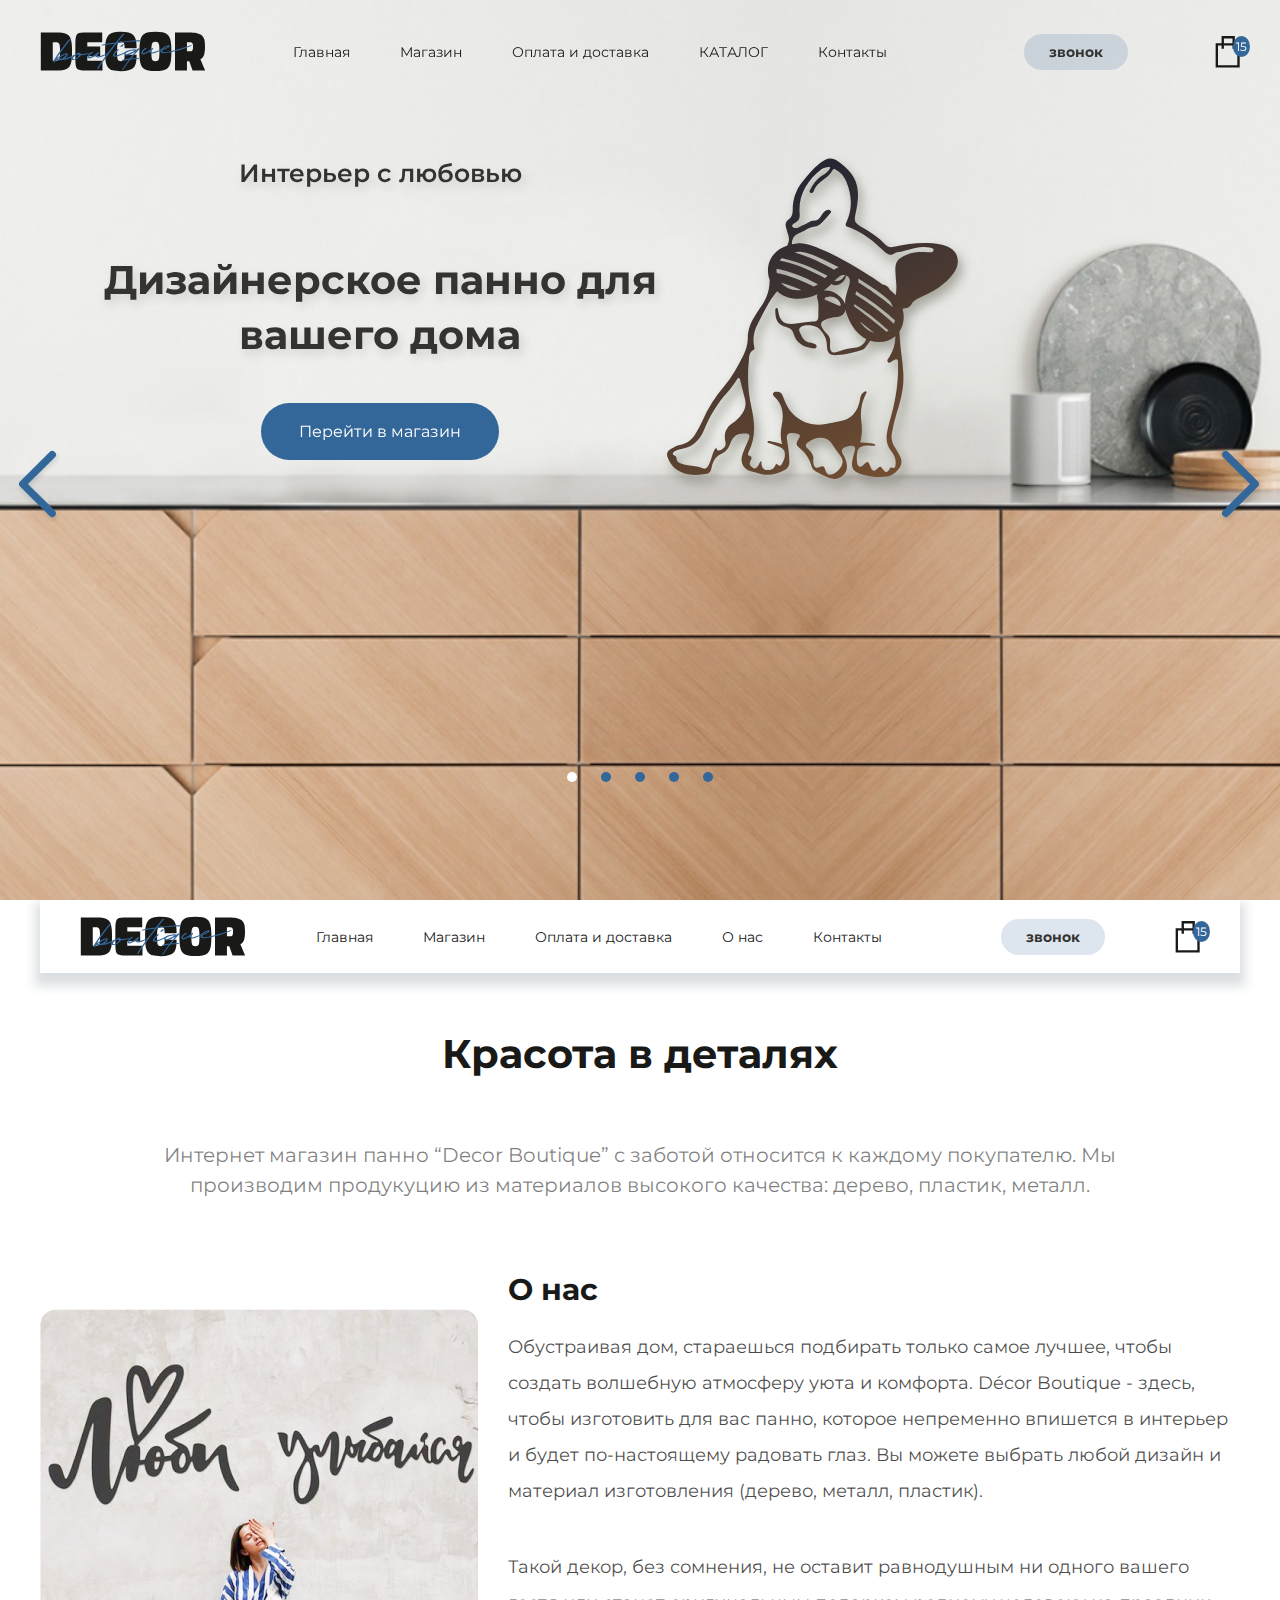
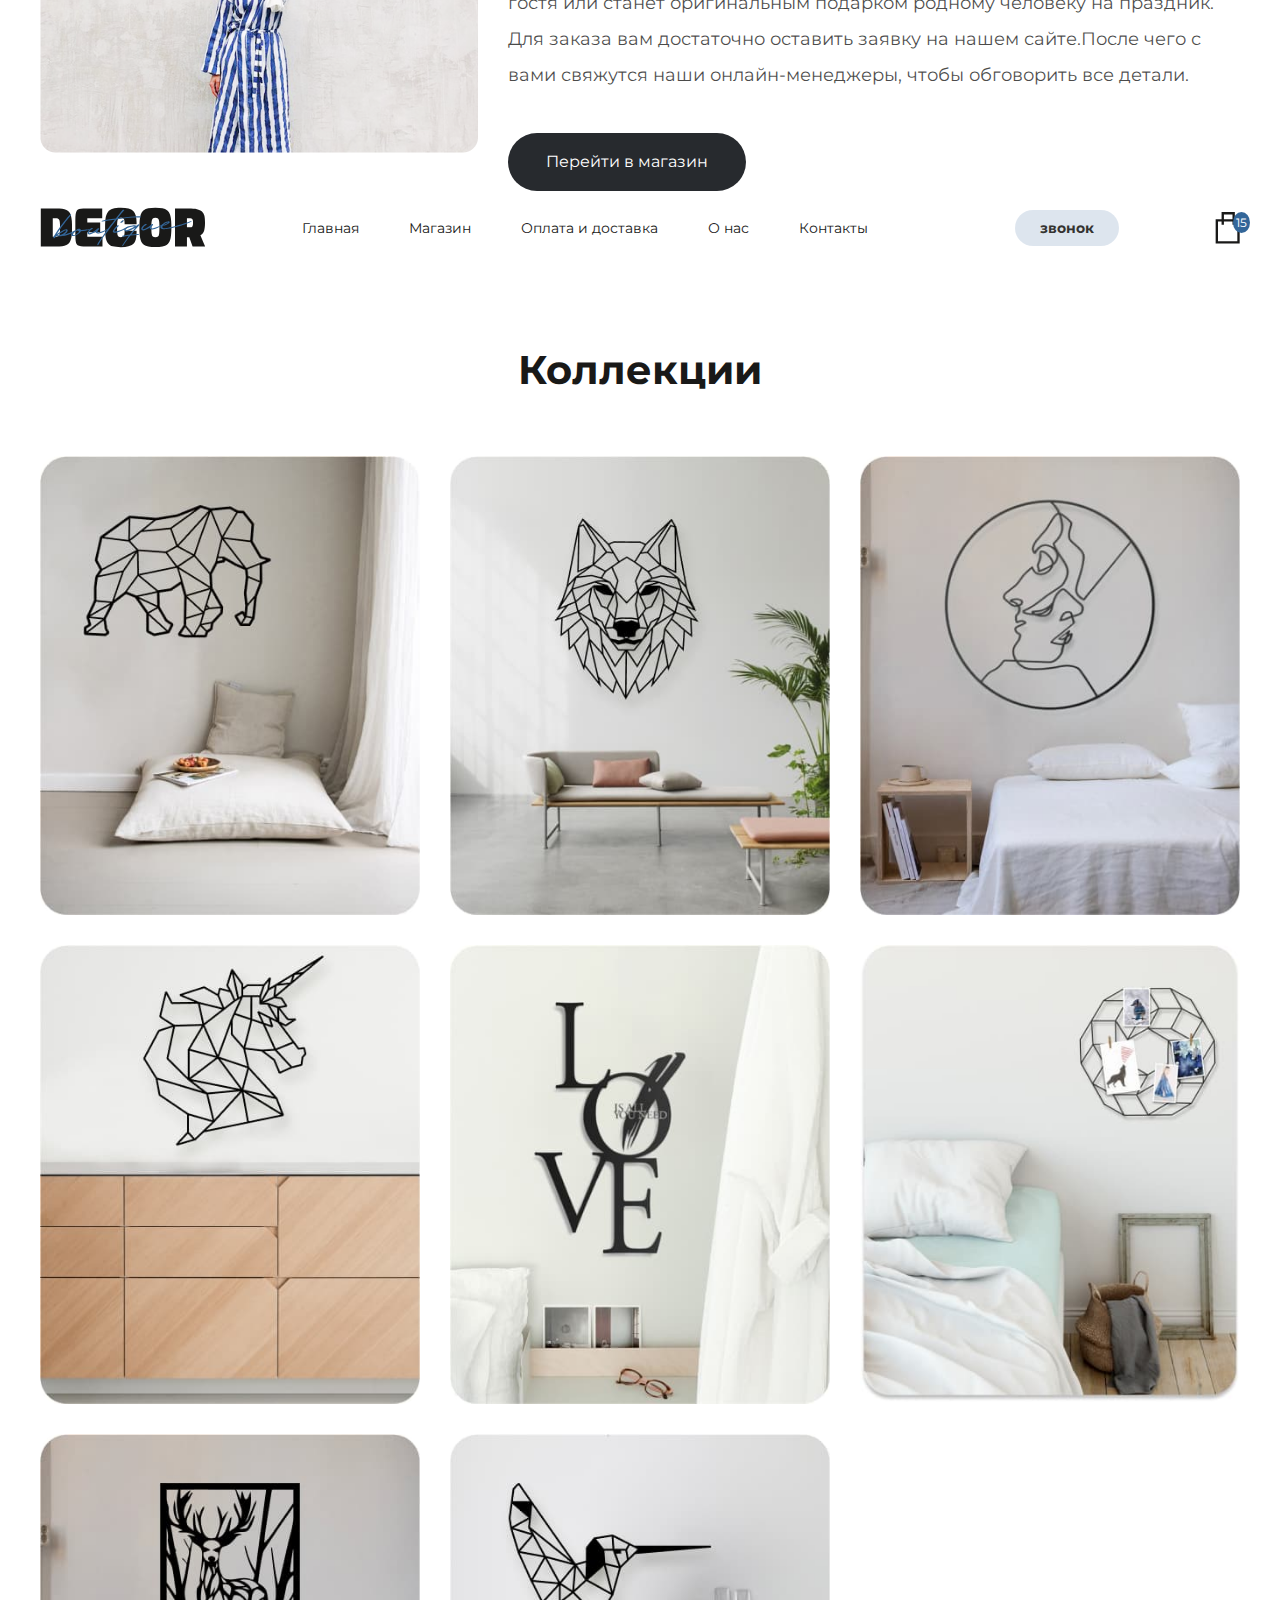
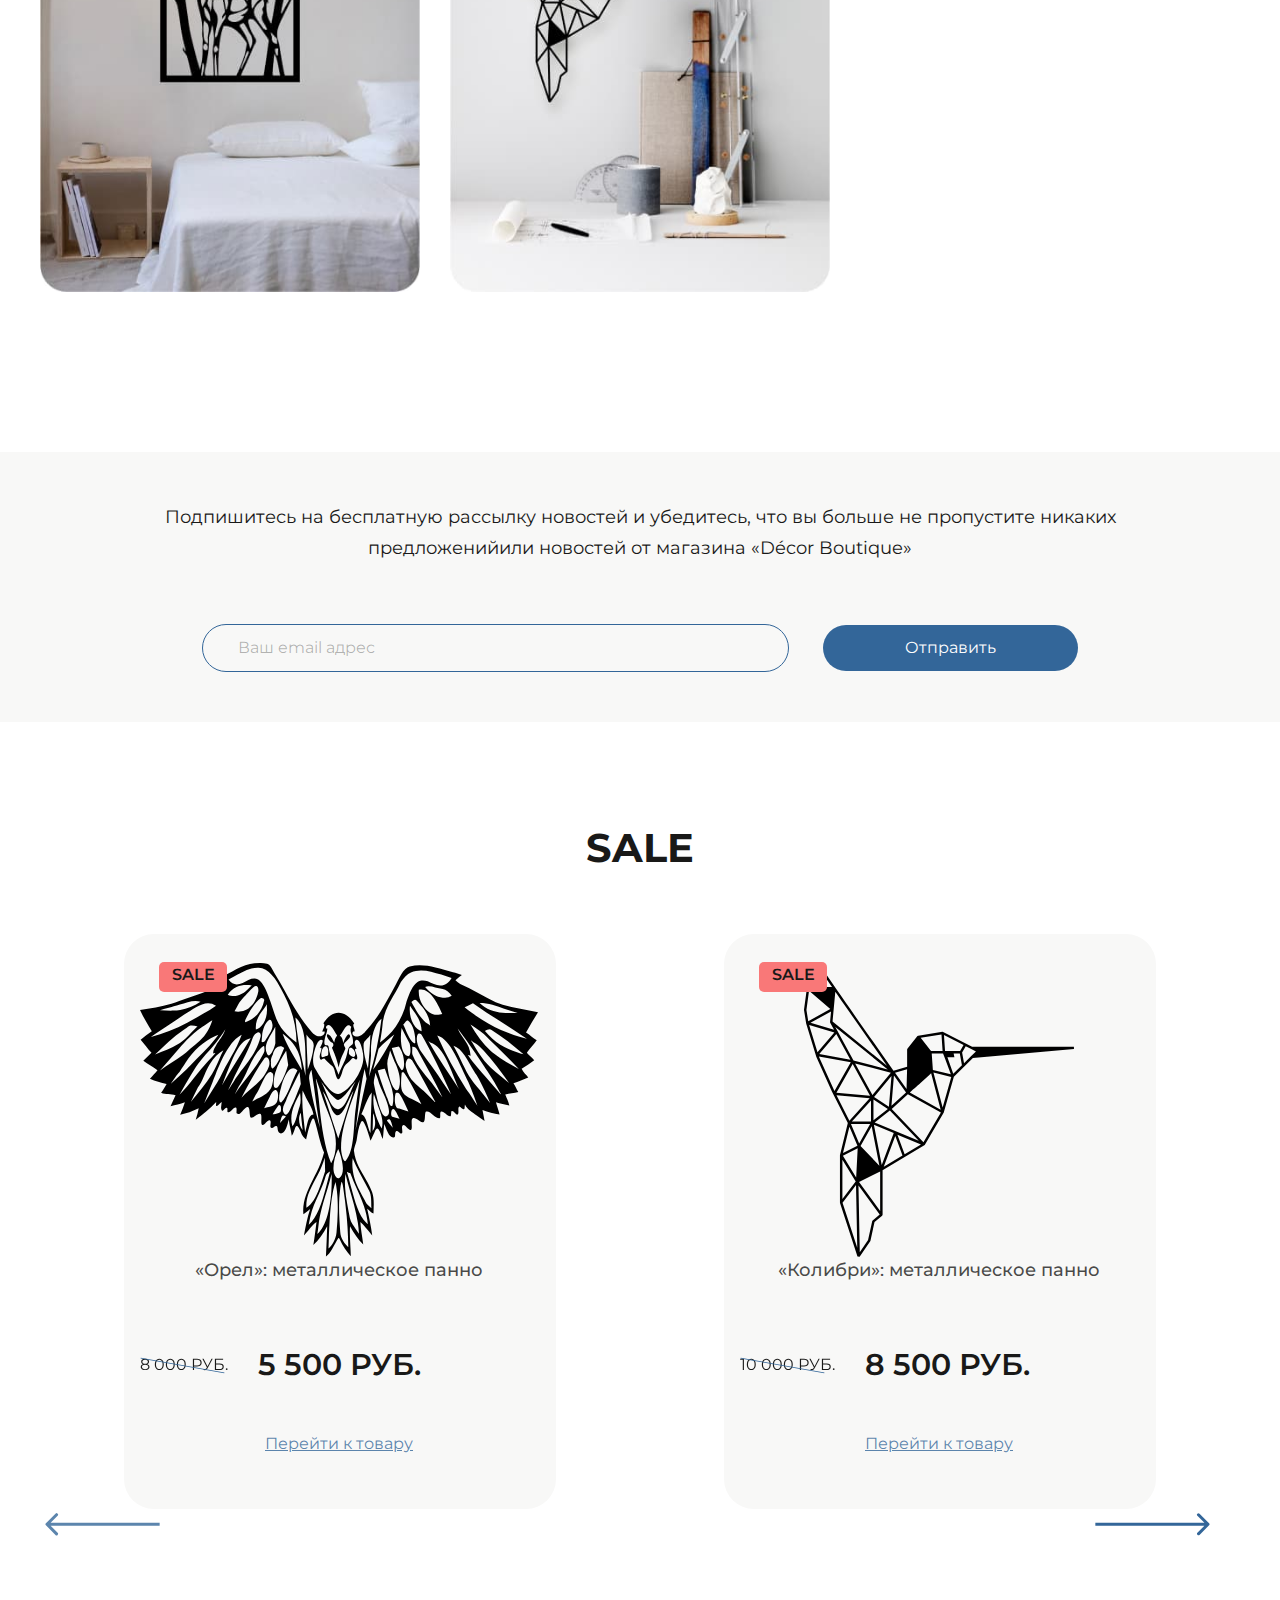
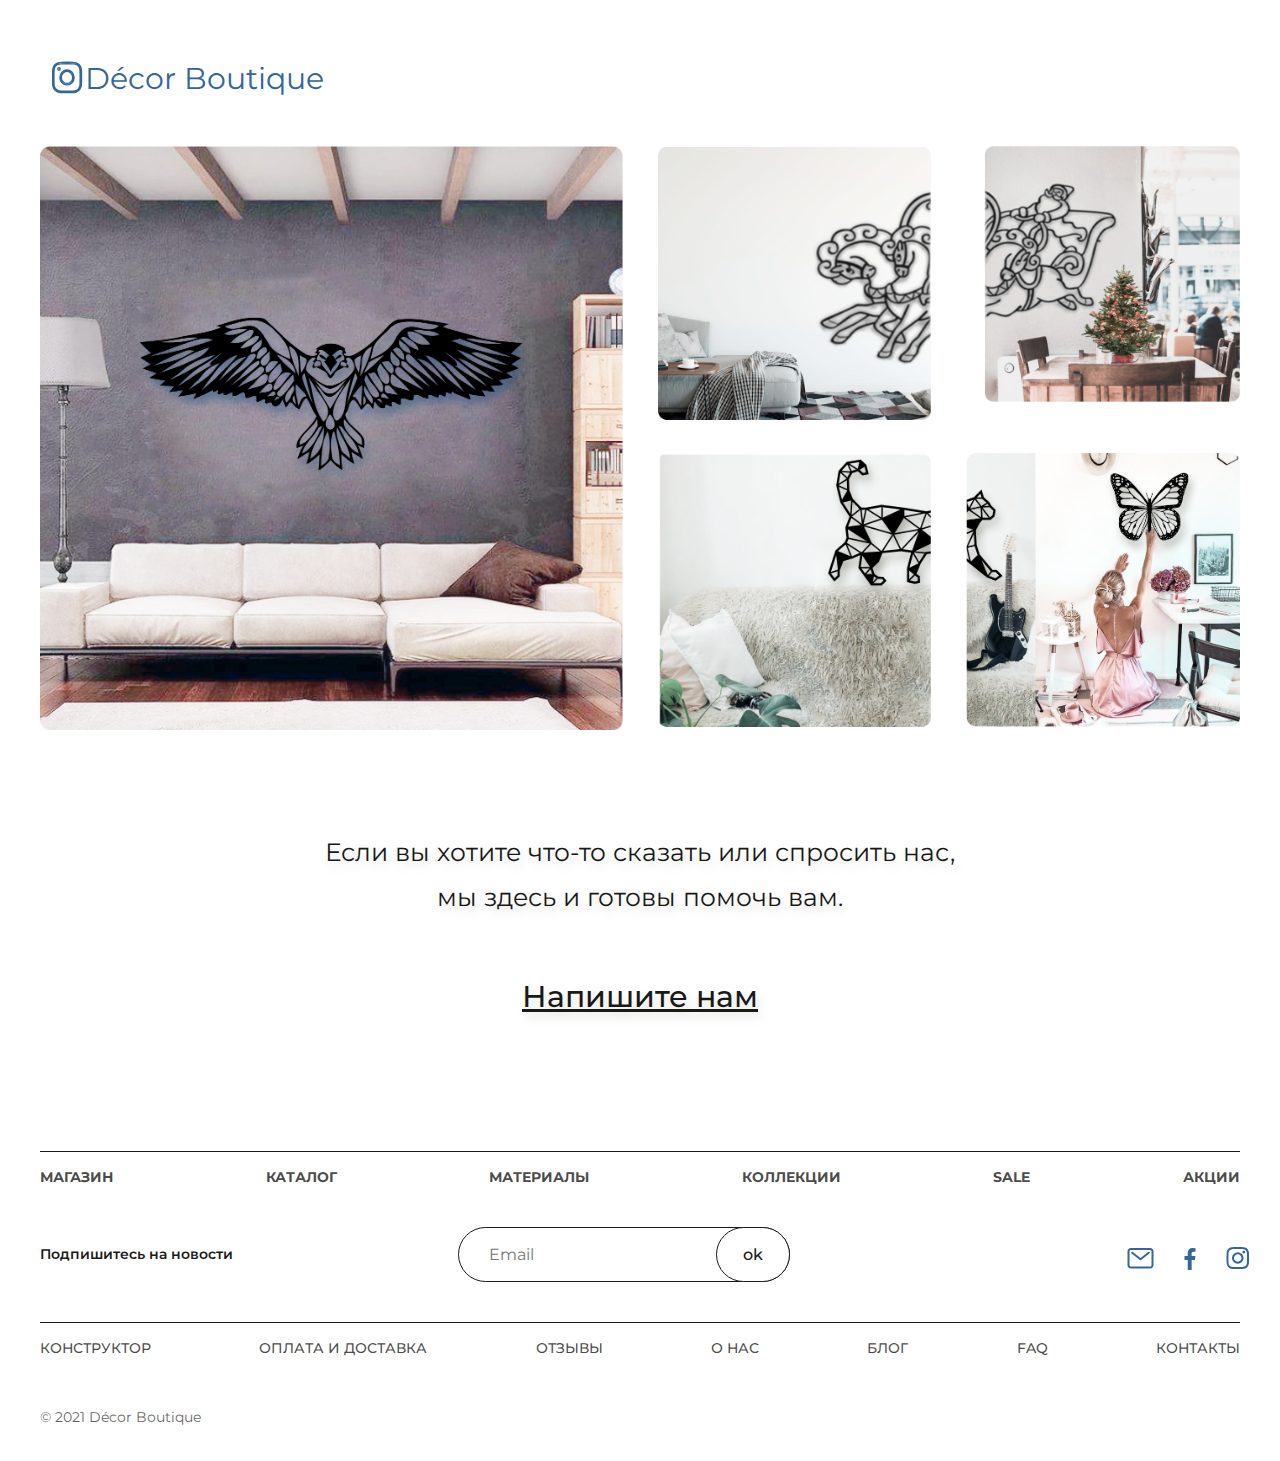
<file: index.html>
<!DOCTYPE html>
<html lang="ru">

<head>
  <meta charset="UTF-8">
  <meta name="viewport" content="width=device-width, initial-scale=1.0">
  <title>Decor</title>
  <link rel="preconnect" href="https://fonts.gstatic.com">
  <link href="https://fonts.googleapis.com/css2?family=Montserrat:wght@400;500;600;700&display=swap" rel="stylesheet">
  <link rel="stylesheet" href="css/style.min.css">
</head>

<body>

  <div class="wrapper">

    <header class="header">
      <div class="container">
        <div class="header__inner">
          <a class="header__logo" href="index.html">
            <img src="images/header-logo.svg" alt="logo">
          </a>
          <nav class="header__menu">
            <ul class="header__list">
              <li class="header__list-item">
                <a class="header__list-link" href="index.html">Главная</a>
              </li>
              <li class="header__list-item">
                <a class="header__list-link" href="shop.html">Магазин</a>
              </li>
              <li class="header__list-item">
                <a class="header__list-link" href="#">Оплата и доставка</a>
              </li>
              <li class="header__list-item">
                <a class="header__list-link" href="catalog.html">КАТАЛОГ</a>
              </li>
              <li class="header__list-item">
                <a class="header__list-link" href="contact-map.html">Контакты</a>
              </li>
            </ul>
          </nav>
          <a class="header__phone" href="tel:+79001252256">+7(900) 125-22-56</a>
          <a class="header__btn" href="tel:+79001252256" type="submit">Заказать звонок</a>
          <a class="header__mob-btn" href="tel:+79001252256" type="submit">звонок</a>
          <div class="header__basket">
            <a class="header__basket-box" href="#">
              <span>15</span>
            </a>
          </div>
          <div class="header__mobile-btn">
            <img class="header__btn-img" src="images/burger.svg" alt="">
          </div>
        </div>
      </div>

      <!-- ----------------------------------------------------------------------------- -->
      <div class="header__mobile">
        <div class="header__mobile-inner">
          <a class="header__logo" href="index.html">
            <img src="images/header-logo.svg" alt="logo">
          </a>
          <a class="header__phone-mob" href="tel:+79001252256">+7(900) 125-22-56</a>
          <button class="header__btn-mob" type="submit">звонок</button>
          <div class="header__basket">
            <a class="header__basket-box" href="#">
              <span>15</span>
            </a>
          </div>
          <div class="header__mobile-cross">
            <img class="header__img-cross" src="images/mobile-cross.svg" alt="">
          </div>
        </div>
        <nav class="header__mob-menu">
          <ul class="header__list-mob">
            <li class="header__mob-item">
              <a class="header__mob-link" href="index.html">Главная</a>
            </li>
            <li class="header__mob-item">
              <a class="header__mob-link" href="shop.html">Магазин</a>
            </li>
            <li class="header__mob-item">
              <a class="header__mob-link" href=" #">Оплата и доставка</a>
            </li>
            <li class="header__mob-item">
              <a class="header__mob-link" href="catalog.html">Каталог</a>
            </li>
            <li class="header__mob-item">
              <a class="header__mob-link" href="contact-map.html">Контакты</a>
            </li>
          </ul>
        </nav>
        <a class="header__phone-mob header__phone-mob--down" href="tel:+79001252256">+7(900) 125-22-56</a>
        <a class="header__btn-mob header__btn-mob--down" href="tel:+79001252256" type="submit">звонок</a>
      </div>

      <!-- -------------------------------------------------------------------------------- -->
    </header>

    <main class="main">

      <section class="top">
        <div class="top__inner">
          <div class="top__slider">
            <div class="top__slider-items">
              <div class="top__slider-item">
                <div class="top__slider-info">
                  <div class="top__slider-title">Интерьер с любовью</div>
                  <div class="top__slider-text">Дизайнерское панно для вашего дома</div>
                  <a class="top__slider-link" href="catalog.html">Перейти в магазин</a>
                </div>
                <img class="top__slider-img" src="images/dog.svg" alt="">
              </div>
            </div>
            <div class="top__slider-items">
              <div class="top__slider-item">
                <div class="top__slider-info">
                  <div class="top__slider-title">Интерьер с любовью</div>
                  <div class="top__slider-text">Дизайнерское панно для вашего дома</div>
                  <a class="top__slider-link" href="catalog.html">Перейти в магазин</a>
                </div>
                <img class="top__slider-img" src="images/dog.svg" alt="">
              </div>
            </div>
            <div class="top__slider-items">
              <div class="top__slider-item">
                <div class="top__slider-info">
                  <div class="top__slider-title">Интерьер с любовью</div>
                  <div class="top__slider-text">Дизайнерское панно для вашего дома</div>
                  <a class="top__slider-link" href="catalog.html">Перейти в магазин</a>
                </div>
                <img class="top__slider-img" src="images/dog.svg" alt="">
              </div>
            </div>
            <div class="top__slider-items">
              <div class="top__slider-item">
                <div class="top__slider-info">
                  <div class="top__slider-title">Интерьер с любовью</div>
                  <div class="top__slider-text">Дизайнерское панно для вашего дома</div>
                  <a class="top__slider-link" href="catalog.html">Перейти в магазин</a>
                </div>
                <img class="top__slider-img" src="images/dog.svg" alt="">
              </div>
            </div>
            <div class="top__slider-items">
              <div class="top__slider-item">
                <div class="top__slider-info">
                  <div class="top__slider-title">Интерьер с любовью</div>
                  <div class="top__slider-text">Дизайнерское панно для вашего дома</div>
                  <a class="top__slider-link" href="catalog.html">Перейти в магазин</a>
                </div>
                <img class="top__slider-img" src="images/dog.svg" alt="">
              </div>
            </div>
          </div>
        </div>
      </section>

      <section class="about">
        <div class="container">
          <div class="header__inner about-header__inner">
            <a class="header__logo" href="#">
              <img src="images/header-logo.svg" alt="logo">
            </a>
            <nav class="header__menu">
              <ul class="header__list">
                <li class="header__list-item">
                  <a class="header__list-link" href="#">Главная</a>
                </li>
                <li class="header__list-item">
                  <a class="header__list-link" href="shop.html">Магазин</a>
                </li>
                <li class="header__list-item">
                  <a class="header__list-link" href="#">Оплата и доставка</a>
                </li>
                <li class="header__list-item">
                  <a class="header__list-link" href="#">О нас</a>
                </li>
                <li class="header__list-item">
                  <a class="header__list-link" href="#">Контакты</a>
                </li>
              </ul>
            </nav>
            <a class="header__phone" href="tel:+79001252256">+7(900) 125-22-56</a>
            <button class="header__btn" type="submit">Заказать звонок</button>
            <button class="header__mob-btn" type="submit">звонок</button>
            <div class="header__basket">
              <a class="header__basket-box" href="#">
                <span>15</span>
              </a>
            </div>
            <div class="header__mobile-btn">
              <img class="header__btn-img" src="images/burger.svg" alt="">
            </div>
          </div>
        </div>
        <!-- ----------------------------------------------------------------------------- -->
        <div class="header__mobile">
          <div class="header__mobile-inner">
            <a class="header__logo" href="#">
              <img src="images/header-logo.svg" alt="logo">
            </a>
            <a class="header__phone-mob" href="tel:+79001252256">+7(900) 125-22-56</a>
            <button class="header__btn-mob" type="submit">звонок</button>
            <div class="header__basket">
              <a class="header__basket-box" href="#">
                <span>15</span>
              </a>
            </div>
            <div class="header__mobile-cross">
              <img class="header__img-cross" src="images/mobile-cross.svg" alt="">
            </div>
          </div>
          <nav class="header__mob-menu">
            <ul class="header__list-mob">
              <li class="header__mob-item">
                <a class="header__mob-link" href=" #">Главная</a>
              </li>
              <li class="header__mob-item">
                <a class="header__mob-link" href=" #">Магазин</a>
              </li>
              <li class="header__mob-item">
                <a class="header__mob-link" href=" #">Оплата и доставка</a>
              </li>
              <li class="header__mob-item">
                <a class="header__mob-link" href=" #">О нас</a>
              </li>
              <li class="header__mob-item">
                <a class="header__mob-link" href=" #">Контакты</a>
              </li>
            </ul>
          </nav>
          <a class="header__phone-mob header__phone-mob--down" href="tel:+79001252256">+7(900) 125-22-56</a>
          <button class="header__btn-mob header__btn-mob--down" type="submit">звонок</button>
        </div>

        <!-- -------------------------------------------------------------------------------- -->
        <div class="container">
          <div class="about__beauty-inner">
            <div class="about__beauty">
              <h2 class="section-title">Красота в деталях</h2>
              <p class="about__beauty-text">Интернет магазин панно “Decor Boutique” с заботой относится к каждому
                покупателю. Мы производим продукуцию из материалов высокого качества: дерево, пластик, металл.</p>
            </div>
            <div class="about__beauty-box">
              <img class="about__beauty-img" src="images/about.png" alt="">
              <img class="about__beauty-img1440" src="images/about1440.png" alt="">
              <img class="about__beauty-img768" src="images/about768.png" alt="">
              <div class="about__about">
                <h3 class="about__about-title">О нас</h3>
                <p class="about__about-text">Обустраивая дом, стараешься подбирать только самое лучшее, чтобы создать
                  волшебную атмосферу уюта и комфорта. Décor Boutique - здесь, чтобы изготовить для вас панно, которое
                  непременно впишется в интерьер и будет по-настоящему радовать глаз. Вы можете выбрать любой дизайн и
                  материал изготовления (дерево, металл, пластик).</p>
                <p class="about__about-text">Такой декор, без сомнения, не оставит равнодушным ни одного вашего гостя
                  или станет оригинальным подарком родному человеку на праздник. Для заказа вам достаточно оставить
                  заявку на нашем сайте.После чего с вами свяжутся наши онлайн-менеджеры, чтобы обговорить все детали.
                </p>
                <a class="about__about-btn" href="catalog.html">Перейти в магазин</a>
              </div>
            </div>
          </div>
        </div>
      </section>

      <section class="collection">
        <div class="container">
          <div class="header__inner collection-header__inner">
            <a class="header__logo" href="index.html">
              <img src="images/header-logo.svg" alt="logo">
            </a>
            <nav class="header__menu">
              <ul class="header__list">
                <li class="header__list-item">
                  <a class="header__list-link" href="index.html">Главная</a>
                </li>
                <li class="header__list-item">
                  <a class="header__list-link" href="shop.html">Магазин</a>
                </li>
                <li class="header__list-item">
                  <a class="header__list-link" href="#">Оплата и доставка</a>
                </li>
                <li class="header__list-item">
                  <a class="header__list-link" href="#">О нас</a>
                </li>
                <li class="header__list-item">
                  <a class="header__list-link" href="contact-map.html">Контакты</a>
                </li>
              </ul>
            </nav>
            <a class="header__phone" href="tel:+79001252256">+7(900) 125-22-56</a>
            <button class="header__btn" type="submit">Заказать звонок</button>
            <button class="header__mob-btn" type="submit">звонок</button>
            <div class="header__basket">
              <a class="header__basket-box" href="#">
                <span>15</span>
              </a>
            </div>
            <div class="header__mobile-btn">
              <img class="header__btn-img" src="images/burger.svg" alt="">
            </div>
          </div>
        </div>

        <div class="container">
          <h2 class="section-title collection-title">Коллекции</h2>
          <div class="collection__box">
            <a class="collection__item" href="#">
              <img class="collection__images" src="images/collection/collection-1.jpg" alt="">
              <div class="collection__info">
                <div class="collection__text">Карты мира</div>
              </div>
            </a>
            <a class="collection__item" href="#">
              <img class="collection__images" src="images/collection/collection-2.jpg" alt="">
              <div class="collection__info">
                <div class="collection__text">Животные</div>
              </div>
            </a>
            <a class="collection__item" href="#">
              <img class="collection__images" src="images/collection/collection-3.jpg" alt="">
              <div class="collection__info">
                <div class="collection__text">Часы</div>
              </div>
            </a>
            <a class="collection__item" href="#">
              <img class="collection__images" src="images/collection/collection-4.jpg" alt="">
              <div class="collection__info">
                <div class="collection__text">Этнические маски</div>
              </div>
            </a>
            <a class="collection__item" href="#">
              <img class="collection__images" src="images/collection/collection-5.jpg" alt="">
              <div class="collection__info">
                <div class="collection__text">Надписи</div>
              </div>
            </a>
            <a class="collection__item" href="#">
              <img class="collection__images" src="images/collection/collection-6.jpg" alt="">
              <div class="collection__info">
                <div class="collection__text">Мудборды</div>
              </div>
            </a>
            <a class="collection__item" href="#">
              <img class="collection__images" src="images/collection/collection-7.jpg" alt="">
              <div class="collection__info">
                <div class="collection__text">Фоторамки</div>
              </div>
            </a>
            <a class="collection__item" href="#">
              <img class="collection__images" src="images/collection/collection-8.jpg" alt="">
              <div class="collection__info">
                <div class="collection__text">Геометрия</div>
              </div>
            </a>
          </div>
        </div>
      </section>

      <div class="banner">
        <div class="container"></div>
        <div class="banner__inner">

          <p class="banner__text">
            Подпишитесь на бесплатную рассылку новостей и убедитесь, что вы больше не пропустите никаких предложенийили
            новостей от магазина «Décor Boutique»
          </p>
          <form class="banner__form">
            <input class="banner__form-input" type="text" placeholder="Ваш email адрес">
            <button class="banner__form-btn" type="submit">Отправить</button>
          </form>
        </div>
      </div>

      <section class="sale">
        <div class="container">
          <h2 class="section-title collection-title">SALE</h2>
          <div class="sale-slider__wrapper">
            <div class="sale-slider">
              <div class="sale-slider__item ">
                <div class="sale-slider__item-wrapper">
                  <a class="sale-slider__product " href="#">
                    <div class="sale-slider__product-sale">SALE</div>
                    <img class="sale-slider__img" src="images/sale/sale-1.svg" alt="">
                    <h6 class="sale-slider__title">«Орел»: металлическое панно</h6>
                    <div class="sale-slider__price">
                      <div class="sale-slider__price-old">8 000 РУБ.</div>
                      <div class="sale-slider__price-new">5 500 РУБ.</div>
                    </div>
                  </a>
                  <a class="sale-slider__over" href="#">Перейти к товару</a>
                </div>
              </div>
              <div class="sale-slider__item ">
                <div class="sale-slider__item-wrapper">
                  <a class="sale-slider__product " href="#">
                    <div class="sale-slider__product-sale">SALE</div>
                    <img class="sale-slider__img" src="images/sale/sale-2.svg" alt="">
                    <h6 class="sale-slider__title">«Колибри»: металлическое панно
                    </h6>
                    <div class="sale-slider__price">
                      <div class="sale-slider__price-old">10 000 РУБ.</div>
                      <div class="sale-slider__price-new">8 500 РУБ.</div>
                    </div>
                  </a>
                  <a class="sale-slider__over" href="#">Перейти к товару</a>
                </div>
              </div>
              <div class="sale-slider__item ">
                <div class="sale-slider__item-wrapper">
                  <a class="sale-slider__product " href="#">
                    <div class="sale-slider__product-sale">SALE</div>
                    <img class="sale-slider__img" src="images/sale/sale-3.svg" alt="">
                    <h6 class="sale-slider__title">«Волк»: металлическое панно
                    </h6>
                    <div class="sale-slider__price">
                      <div class="sale-slider__price-old">10 000 РУБ.</div>
                      <div class="sale-slider__price-new">7 300 РУБ.</div>
                    </div>
                  </a>
                  <a class="sale-slider__over" href="#">Перейти к товару</a>
                </div>
              </div>
              <div class="sale-slider__item ">
                <div class="sale-slider__item-wrapper">
                  <a class="sale-slider__product " href="#">
                    <div class="sale-slider__product-sale">SALE</div>
                    <img class="sale-slider__img" src="images/sale/sale-1.svg" alt="">
                    <h6 class="sale-slider__title">«Орел»: металлическое панно</h6>
                    <div class="sale-slider__price">
                      <div class="sale-slider__price-old">8 000 РУБ.</div>
                      <div class="sale-slider__price-new">5 500 РУБ.</div>
                    </div>
                  </a>
                  <a class="sale-slider__over" href="#">Перейти к товару</a>
                </div>
              </div>
              <div class="sale-slider__item ">
                <div class="sale-slider__item-wrapper">
                  <a class="sale-slider__product " href="#">
                    <div class="sale-slider__product-sale">SALE</div>
                    <img class="sale-slider__img" src="images/sale/sale-2.svg" alt="">
                    <h6 class="sale-slider__title">«Колибри»: металлическое панно
                    </h6>
                    <div class="sale-slider__price">
                      <div class="sale-slider__price-old">10 000 РУБ.</div>
                      <div class="sale-slider__price-new">8 500 РУБ.</div>
                    </div>
                  </a>
                  <a class="sale-slider__over" href="#">Перейти к товару</a>
                </div>
              </div>
              <div class="sale-slider__item ">
                <div class="sale-slider__item-wrapper">
                  <a class="sale-slider__product " href="#">
                    <div class="sale-slider__product-sale">SALE</div>
                    <img class="sale-slider__img" src="images/sale/sale-3.svg" alt="">
                    <h6 class="sale-slider__title">««Волк»: металлическое панно
                    </h6>
                    <div class="sale-slider__price">
                      <div class="sale-slider__price-old">8 000 РУБ.</div>
                      <div class="sale-slider__price-new">5 500 РУБ.</div>
                    </div>
                  </a>
                  <a class="sale-slider__over" href="#">Перейти к товару</a>
                </div>
              </div>
              <div class="sale-slider__item ">
                <div class="sale-slider__item-wrapper">
                  <a class="sale-slider__product " href="#">
                    <div class="sale-slider__product-sale">SALE</div>
                    <img class="sale-slider__img" src="images/sale/sale-1.svg" alt="">
                    <h6 class="sale-slider__title">«Орел»: металлическое панно</h6>
                    <div class="sale-slider__price">
                      <div class="sale-slider__price-old">8 000 РУБ.</div>
                      <div class="sale-slider__price-new">5 500 РУБ.</div>
                    </div>
                  </a>
                  <a class="sale-slider__over" href="#">Перейти к товару</a>
                </div>
              </div>
              <div class="sale-slider__item ">
                <div class="sale-slider__item-wrapper">
                  <a class="sale-slider__product " href="#">
                    <div class="sale-slider__product-sale">SALE</div>
                    <img class="sale-slider__img" src="images/sale/sale-2.svg" alt="">
                    <h6 class="sale-slider__title">«Колибри»: металлическое панно </h6>
                    <div class="sale-slider__price">
                      <div class="sale-slider__price-old">10 000 РУБ.</div>
                      <div class="sale-slider__price-new">8 500 РУБ.</div>
                    </div>
                  </a>
                  <a class="sale-slider__over" href="#">Перейти к товару</a>
                </div>
              </div>
  
            </div>
          </div>

        </div>
      </section>

      <section class="decor">
        <div class="container">
          <a class="decor__title" href="#">Décor Boutique</a>

          <div class="decor__items">
            <a class="decor__item" href="#">
              <img class="decor__img" src="images/decor/decor-1.png" alt="">
            </a>
            <a class="decor__item" href="#">
              <img class="decor__img" src="images/decor/decor-2.png" alt="">
            </a>
            <a class="decor__item" href="#">
              <img class="decor__img" src="images/decor/decor-3.png" alt="">
            </a>
            <a class="decor__item" href="#">
              <img class="decor__img" src="images/decor/decor-4.png" alt="">
            </a>
            <a class="decor__item" href="#">
              <img class="decor__img" src="images/decor/decor-5.png" alt="">
            </a>
          </div>

          <div class="question">
            <p class="question__text">Если вы хотите что-то сказать или спросить нас, мы здесь и готовы помочь вам.</p>
            <a class="question__link" href="#">Напишите нам</a>
          </div>

        </div>
      </section>




    </main>


    <footer class="footer">
      <div class="container">
        <div class="footer__inner">
          <div class="footer__shop">
            <nav class="footer__top-shop">
              <ul class="footer__shop-list">
                <li class="footer__shop-item">
                  <a class="footer__shop-link" href="shop.html">
                    МАГАЗИН
                  </a>
                </li>
                <li class="footer__shop-item">
                  <a class="footer__shop-link" href="catalog.html">
                    КАТАЛОГ
                  </a>
                </li>
                <li class="footer__shop-item">
                  <a class="footer__shop-link" href="#">
                    МАТЕРИАЛЫ
                  </a>
                </li>
                <li class="footer__shop-item">
                  <a class="footer__shop-link" href="catalog.html">
                    КОЛЛЕКЦИИ
                  </a>
                </li>
                <li class="footer__shop-item">
                  <a class="footer__shop-link" href="#">
                    SALE
                  </a>
                </li>
                <li class="footer__shop-item">
                  <a class="footer__shop-link" href="#">
                    АКЦИИ
                  </a>
                </li>
              </ul>
            </nav>
    
          </div>
          <div class="footer__social">
            <ul class="footer__social-list">
              <li class="footer__social-item">
                <a class="footer__social-link" href="mailto:info@gmail.com">
                  <img class="footer__social-img" src="images/footer-mail.svg" alt="e-mail">
                </a>
              </li>
              <li class="footer__social-item footer__social-line">
                <a class="footer__social-link" href="#">
                  <img class="footer__social-img" src="images/footer-fb.svg" alt="facebook">
                </a>
              </li>
              <li class="footer__social-item">
                <a class="footer__social-link" href="#">
                  <img class="footer__social-img" src="images/footer-insta.svg" alt="instagram">
                </a>
              </li>
            </ul>
          </div>
          <div class="footer__about">
            <nav class="footer__top-about">
              <ul class="footer__about-list">
                <li class="footer__about-item">
                  <a class="footer__about-link" href="#">
                    КОНСТРУКТОР
                  </a>
                </li>
                <li class="footer__about-item">
                  <a class="footer__about-link" href="#">
                    ОПЛАТА И ДОСТАВКА
                  </a>
                </li>
                <li class="footer__about-item">
                  <a class="footer__about-link" href="#">
                    ОТЗЫВЫ
                  </a>
                </li>
                <li class="footer__about-item">
                  <a class="footer__about-link" href="#">
                    О НАС
                  </a>
                </li>
                <li class="footer__about-item">
                  <a class="footer__about-link" href="#">
                    БЛОГ
                  </a>
                </li>
                <li class="footer__about-item">
                  <a class="footer__about-link" href="FAQ.html">
                    FAQ
                  </a>
                </li>
                <li class="footer__about-item">
                  <a class="footer__about-link" href="contact-map.html">
                    КОНТАКТЫ
                  </a>
                </li>
              </ul>
            </nav>
            <div class="footer__form-input">
              <div class="footer__form-title">
                Подпишитесь на новости
              </div>
              <form>
                <input class="footer__input" type="text" placeholder="Email" required>
                <button class="footer__btn" type="submit">ok</button>
              </form>
            </div>
          </div>
        </div>
        <div class="footer__copyright">
          © 2021 Décor Boutique
        </div>
      </div>
    </footer>
  </div>



  <script src="js/main.min.js"></script>
</body>

</html>
</file>
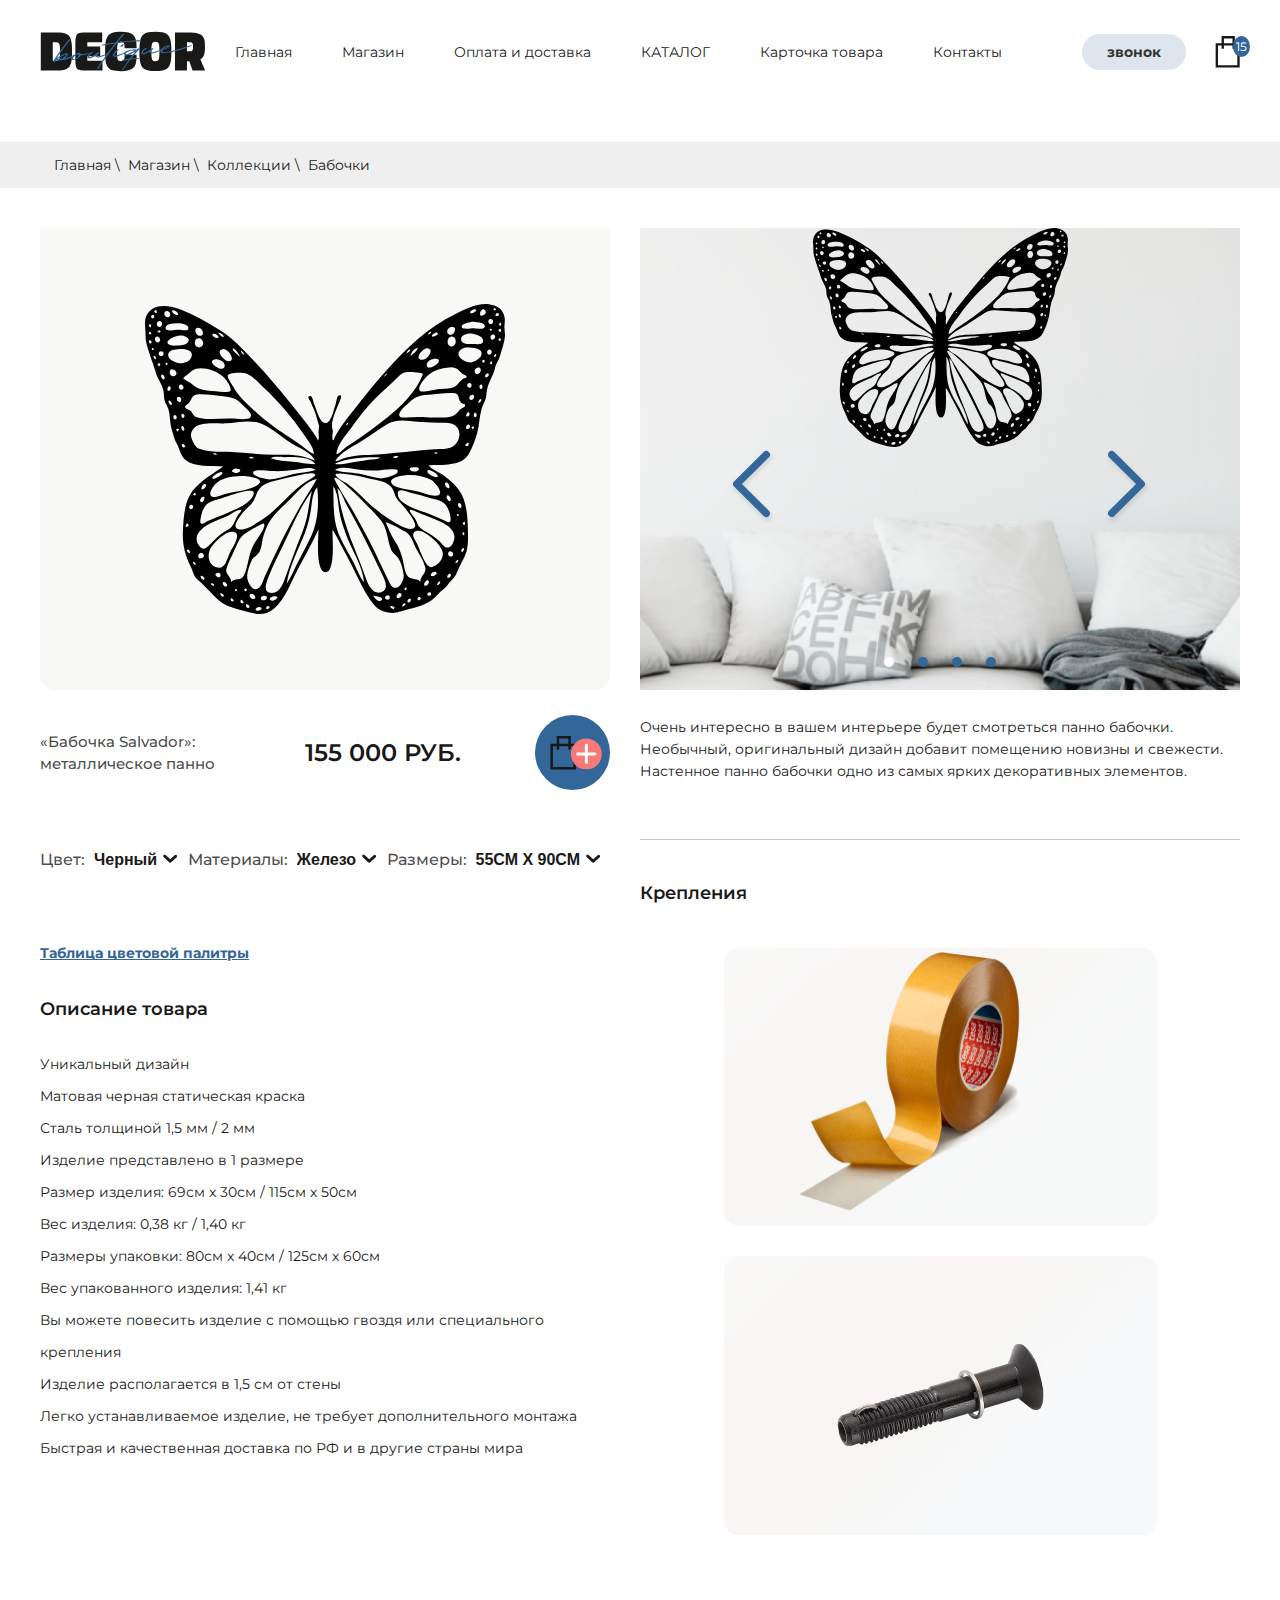
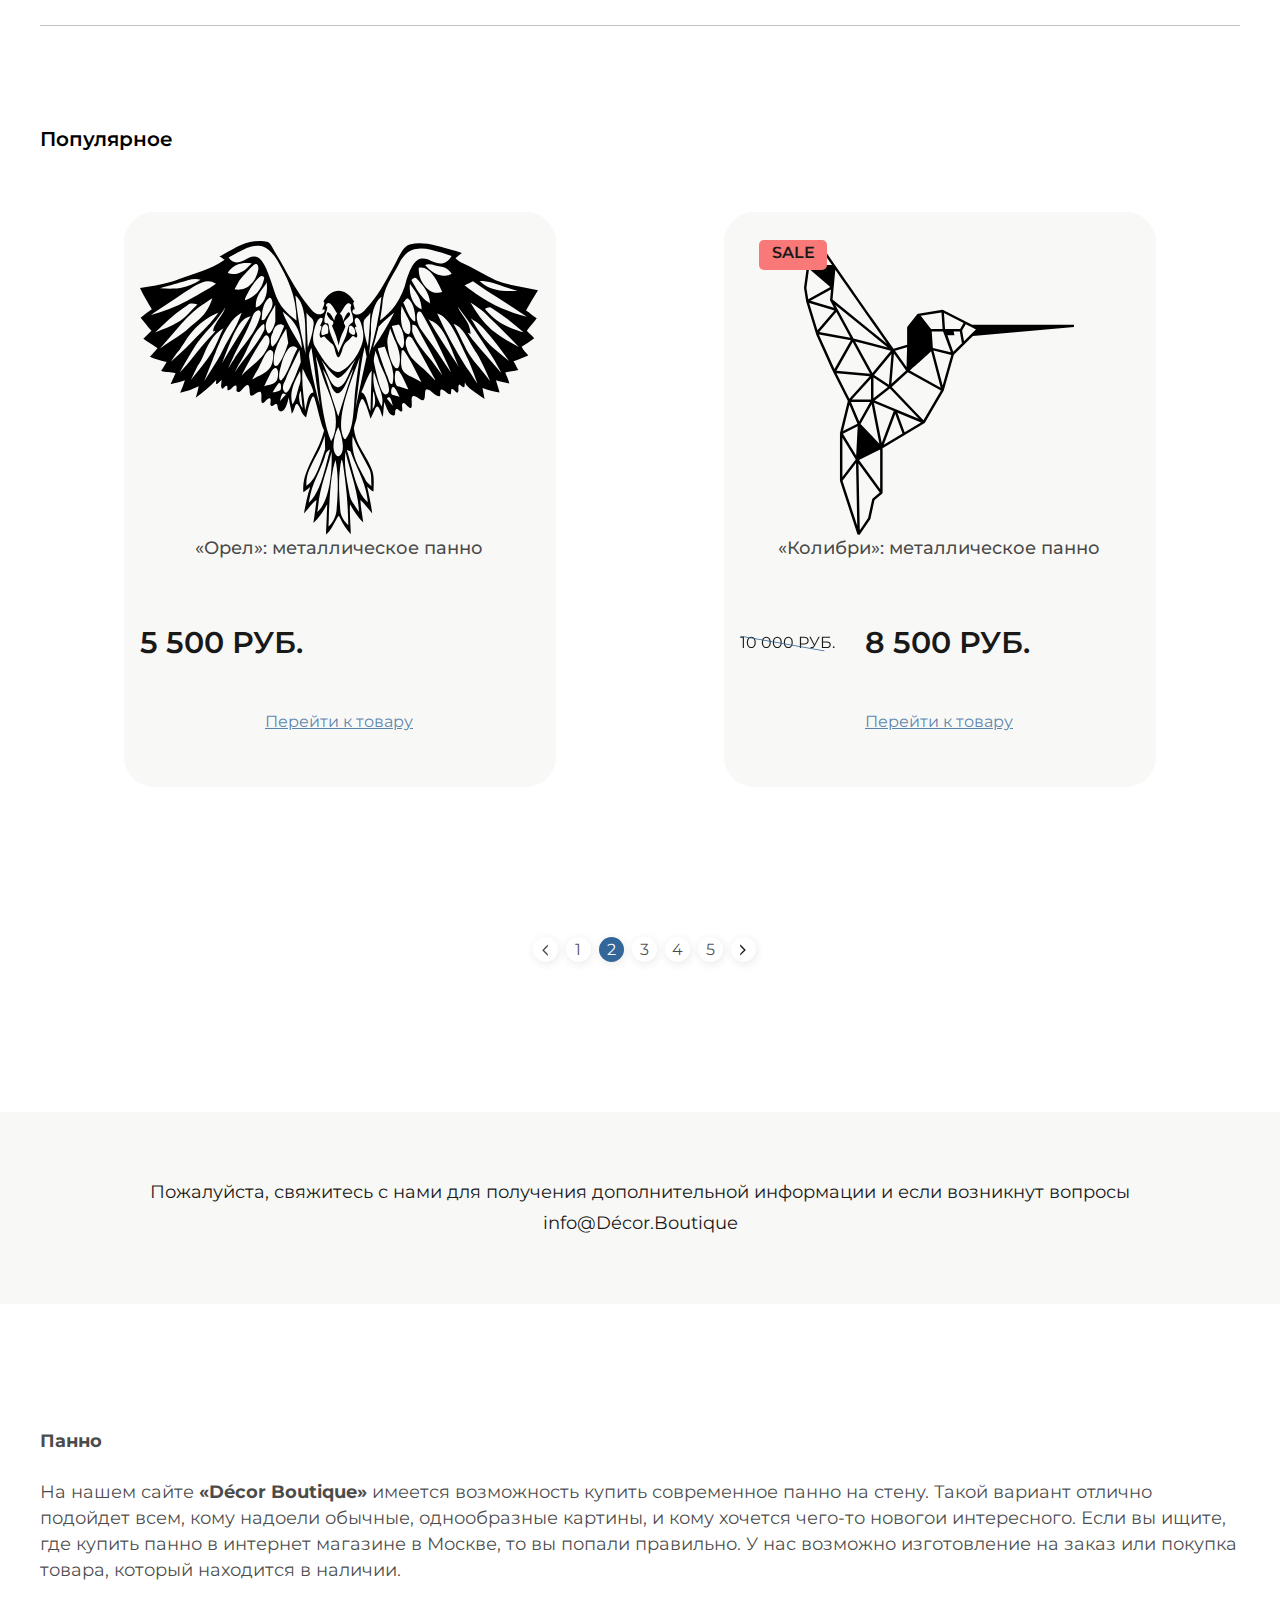
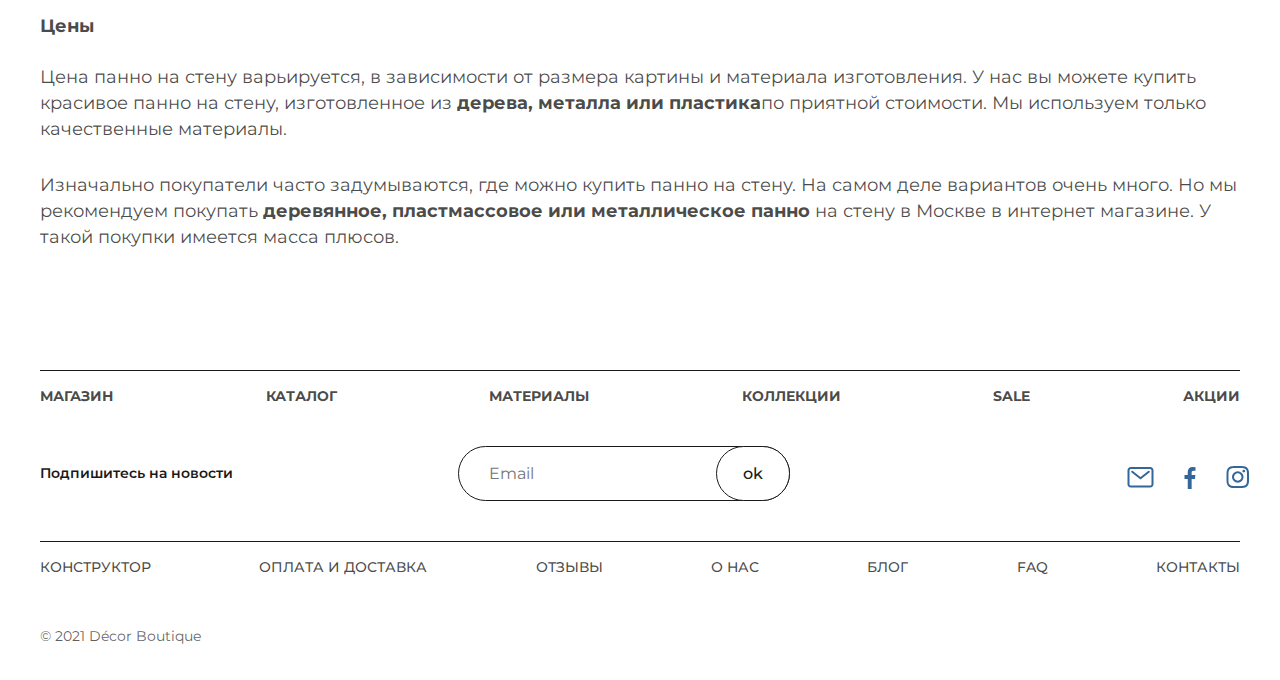
<file: card-product.html>
<!DOCTYPE html>
<html lang="ru">

<head>
  <meta charset="UTF-8">
  <meta name="viewport" content="width=device-width, initial-scale=1.0">
  <title>Decor-Card</title>
  <link rel="preconnect" href="https://fonts.gstatic.com">
  <link href="https://fonts.googleapis.com/css2?family=Montserrat:wght@400;500;600;700&display=swap" rel="stylesheet">
  <link rel="stylesheet" href="css/style.min.css">
</head>

<body>

  <div class="wrapper">


    <header class="header header-breadcrumbs">
      <div class="container">
        <div class="header__inner">
          <a class="header__logo" href="index.html">
            <img src="images/header-logo.svg" alt="logo">
          </a>
          <nav class="header__menu">
            <ul class="header__list">
              <li class="header__list-item">
                <a class="header__list-link" href="index.html">Главная</a>
              </li>
              <li class="header__list-item">
                <a class="header__list-link" href="shop.html">Магазин</a>
              </li>
              <li class="header__list-item">
                <a class="header__list-link" href="#">Оплата и доставка</a>
              </li>
              <li class="header__list-item">
                <a class="header__list-link" href="catalog.html">КАТАЛОГ</a>
              </li>
              <li class="header__list-item">
                <a class="header__list-link" href="card-product.html">Карточка товара</a>
              </li>
              <li class="header__list-item">
                <a class="header__list-link" href="contact-map.html">Контакты</a>
              </li>
            </ul>
          </nav>
          <a class="header__phone" href="tel:+79001252256">+7(900) 125-22-56</a>
          <a class="header__btn" href="tel:+79001252256" type="submit">Заказать звонок</a>
          <a class="header__mob-btn" href="tel:+79001252256" type="submit">звонок</a>
          <div class="header__basket">
            <a class="header__basket-box" href="#">
              <span>15</span>
            </a>
          </div>
          <div class="header__mobile-btn">
            <img class="header__btn-img" src="images/burger.svg" alt="">
          </div>
        </div>
      </div>

      <!-- ----------------------------------------------------------------------------- -->
      <div class="header__mobile">
        <div class="header__mobile-inner">
          <a class="header__logo" href="index.html">
            <img src="images/header-logo.svg" alt="logo">
          </a>
          <a class="header__phone-mob" href="tel:+79001252256">+7(900) 125-22-56</a>
          <a class="header__btn-mob" href="tel:+79001252256" type="submit">звонок</a>
          <div class="header__basket">
            <a class="header__basket-box" href="#">
              <span>15</span>
            </a>
          </div>
          <div class="header__mobile-cross">
            <img class="header__img-cross" src="images/mobile-cross.svg" alt="">
          </div>
        </div>
        <nav class="header__mob-menu">
          <ul class="header__list-mob">
            <li class="header__mob-item">
              <a class="header__mob-link" href="index.html">Главная</a>
            </li>
            <li class="header__mob-item">
              <a class="header__mob-link" href="shop.html">Магазин</a>
            </li>
            <li class="header__mob-item">
              <a class="header__mob-link" href=" #">Оплата и доставка</a>
            </li>
            <li class="header__mob-item">
              <a class="header__mob-link" href="catalog.html">Каталог</a>
            </li>
            <li class="header__mob-item">
              <a class="header__mob-link" href="card-product.html">Карточка товара</a>
            </li>
            <li class="header__mob-item">
              <a class="header__mob-link" href="contact-map.html">Контакты</a>
            </li>
          </ul>
        </nav>
        <a class="header__phone-mob header__phone-mob--down" href="tel:+79001252256">+7(900) 125-22-56</a>
        <a class="header__btn-mob header__btn-mob--down" href="tel:+79001252256" type="submit">звонок</a>
      </div>

      <!-- -------------------------------------------------------------------------------- -->
    </header>

    <main class="main">

      <div class="breadcrumbs">
        <div class="container">
          <ul class="breadcrumbs__list">
            <li class="breadcrumbs__item">
              <a class="breadcrumbs__link" href="#">Главная \</a>
            </li>
            <li class="breadcrumbs__item">
              <a class="breadcrumbs__link" href="#">Магазин \</a>
            </li>
            <li class="breadcrumbs__item">
              <a class="breadcrumbs__link" href="#">Коллекции \ </a>
            </li>
            <li class="breadcrumbs__item">
              <a class="breadcrumbs__link" href="#">Бабочки</a>
            </li>
          </ul>
        </div>
      </div>

      <section class="card">
        <div class="container">
          <div class="card__wrapper">
            <div class="card__inner">
              <div class="card__product">
                <div class="card__product-decor">
                  <div class="card__images">
                    <img class="card__product-img" src="images/decor-img.svg" alt="">
                  </div>

                </div>
                <div class="card__product-name">
                  <div class="card__name">«Бабочка Salvador»:<br> металлическое панно </div>
                  <div class="card__price">155 000 РУБ.</div>
                  <div class="card__basket"></div>
                </div>
                <div class="card__category">


                  <div class="card__item ">
                    <span>Цвет:</span>
                    <select class="card__category-color">
                      <option>Черный</option>
                      <option>Красный</option>
                      <option>Белый</option>
                      <option>Зеленый</option>
                      <option>Бардо</option>
                    </select>
                  </div>



                  <div class="card__item ">
                    <span>Материалы:</span>
                    <select class="card__category-color">
                      <option>Железо</option>
                      <option>Дерево</option>
                      <option>Металл</option>
                      <option>Стекло</option>
                      <option>Фанера</option>
                    </select>
                  </div>


                  <div class="card__item">
                    <span>Размеры:</span>
                    <select class="card__category-color">
                      <option>55СМ Х 90СМ</option>
                      <option>60СМ Х 90СМ</option>
                      <option>55СМ Х 50СМ</option>
                      <option>45СМ Х 90СМ</option>
                      <option>100СМ Х 100СМ</option>
                    </select>
                  </div>

                </div>


                <div class=" card__category-palette">Таблица цветовой палитры</div>
                <div class="card__palette-inner">

                  <ul class="card__palette-list">
                    <li class="card__palette-item">
                      <img class="card__palette-img" src="images/palette-color.svg" alt="">
                    </li>
                    <li class="card__palette-item">
                      <img class="card__palette-img" src="images/palette-color.svg" alt="">
                    </li>
                    <li class="card__palette-item">
                      <img class="card__palette-img" src="images/palette-color.svg" alt="">
                    </li>
                    <li class="card__palette-item">
                      <img class="card__palette-img" src="images/palette-color.svg" alt="">
                    </li>
                    <li class="card__palette-item">
                      <img class="card__palette-img" src="images/palette-color.svg" alt="">
                    </li>
                    <li class="card__palette-item">
                      <img class="card__palette-img" src="images/palette-color.svg" alt="">
                    </li>
                    <li class="card__palette-item">
                      <img class="card__palette-img" src="images/palette-color.svg" alt="">
                    </li>
                    <li class="card__palette-item">
                      <img class="card__palette-img" src="images/palette-color.svg" alt="">
                    </li>
                    <li class="card__palette-item">
                      <img class="card__palette-img" src="images/palette-color.svg" alt="">
                    </li>
                    <li class="card__palette-item">
                      <img class="card__palette-img" src="images/palette-color.svg" alt="">
                    </li>
                    <li class="card__palette-item">
                      <img class="card__palette-img" src="images/palette-color.svg" alt="">
                    </li>
                    <li class="card__palette-item">
                      <img class="card__palette-img" src="images/palette-color.svg" alt="">
                    </li>
                    <li class="card__palette-item">
                      <img class="card__palette-img" src="images/palette-color.svg" alt="">
                    </li>
                    <li class="card__palette-item">
                      <img class="card__palette-img" src="images/palette-color.svg" alt="">
                    </li>
                    <li class="card__palette-item">
                      <img class="card__palette-img" src="images/palette-color.svg" alt="">
                    </li>
                    <li class="card__palette-item">
                      <img class="card__palette-img" src="images/palette-color.svg" alt="">
                    </li>
                    <li class="card__palette-item">
                      <img class="card__palette-img" src="images/palette-color.svg" alt="">
                    </li>
                    <li class="card__palette-item">
                      <img class="card__palette-img" src="images/palette-color.svg" alt="">
                    </li>
                    <li class="card__palette-item">
                      <img class="card__palette-img" src="images/palette-color.svg" alt="">
                    </li>
                    <li class="card__palette-item">
                      <img class="card__palette-img" src="images/palette-color.svg" alt="">
                    </li>
                    <li class="card__palette-item">
                      <img class="card__palette-img" src="images/palette-color.svg" alt="">
                    </li>
                    <li class="card__palette-item">
                      <img class="card__palette-img" src="images/palette-color.svg" alt="">
                    </li>
                    <li class="card__palette-item">
                      <img class="card__palette-img" src="images/palette-color.svg" alt="">
                    </li>
                    <li class="card__palette-item">
                      <img class="card__palette-img" src="images/palette-color.svg" alt="">
                    </li>
                    <li class="card__palette-item">
                      <img class="card__palette-img" src="images/palette-color.svg" alt="">
                    </li>
                  </ul>
                  <ul class="card__palette-list">
                    <li class="card__palette-item">
                      <img class="card__palette-img" src="images/palette-color.svg" alt="">
                    </li>
                    <li class="card__palette-item">
                      <img class="card__palette-img" src="images/palette-color.svg" alt="">
                    </li>
                    <li class="card__palette-item">
                      <img class="card__palette-img" src="images/palette-color.svg" alt="">
                    </li>
                    <li class="card__palette-item">
                      <img class="card__palette-img" src="images/palette-color.svg" alt="">
                    </li>
                    <li class="card__palette-item">
                      <img class="card__palette-img" src="images/palette-color.svg" alt="">
                    </li>
                    <li class="card__palette-item">
                      <img class="card__palette-img" src="images/palette-color.svg" alt="">
                    </li>
                    <li class="card__palette-item">
                      <img class="card__palette-img" src="images/palette-color.svg" alt="">
                    </li>
                    <li class="card__palette-item">
                      <img class="card__palette-img" src="images/palette-color.svg" alt="">
                    </li>
                    <li class="card__palette-item">
                      <img class="card__palette-img" src="images/palette-color.svg" alt="">
                    </li>
                    <li class="card__palette-item">
                      <img class="card__palette-img" src="images/palette-color.svg" alt="">
                    </li>
                    <li class="card__palette-item">
                      <img class="card__palette-img" src="images/palette-color.svg" alt="">
                    </li>
                    <li class="card__palette-item">
                      <img class="card__palette-img" src="images/palette-color.svg" alt="">
                    </li>
                    <li class="card__palette-item">
                      <img class="card__palette-img" src="images/palette-color.svg" alt="">
                    </li>
                    <li class="card__palette-item">
                      <img class="card__palette-img" src="images/palette-color.svg" alt="">
                    </li>
                    <li class="card__palette-item">
                      <img class="card__palette-img" src="images/palette-color.svg" alt="">
                    </li>
                    <li class="card__palette-item">
                      <img class="card__palette-img" src="images/palette-color.svg" alt="">
                    </li>
                    <li class="card__palette-item">
                      <img class="card__palette-img" src="images/palette-color.svg" alt="">
                    </li>
                    <li class="card__palette-item">
                      <img class="card__palette-img" src="images/palette-color.svg" alt="">
                    </li>
                    <li class="card__palette-item">
                      <img class="card__palette-img" src="images/palette-color.svg" alt="">
                    </li>
                    <li class="card__palette-item">
                      <img class="card__palette-img" src="images/palette-color.svg" alt="">
                    </li>
                    <li class="card__palette-item">
                      <img class="card__palette-img" src="images/palette-color.svg" alt="">
                    </li>
                    <li class="card__palette-item">
                      <img class="card__palette-img" src="images/palette-color.svg" alt="">
                    </li>
                    <li class="card__palette-item">
                      <img class="card__palette-img" src="images/palette-color.svg" alt="">
                    </li>
                    <li class="card__palette-item">
                      <img class="card__palette-img" src="images/palette-color.svg" alt="">
                    </li>
                    <li class="card__palette-item">
                      <img class="card__palette-img" src="images/palette-color.svg" alt="">
                    </li>
                  </ul>

                </div>


                <div class="card__description">
                  <div class="card__description-title">Описание товара</div>
                  <ul class="card__description-list">
                    <li class="card__description-item">Уникальный дизайн</li>
                    <li class="card__description-item">Матовая черная статическая краска</li>
                    <li class="card__description-item"> Сталь толщиной 1,5 мм / 2 мм</li>
                    <li class="card__description-item">Изделие представлено в 1 размере</li>
                    <li class="card__description-item">Размер изделия: 69см x 30см / 115см х 50см</li>
                    <li class="card__description-item"> Вес изделия: 0,38 кг / 1,40 кг</li>
                    <li class="card__description-item">Размеры упаковки: 80см х 40см / 125см х 60см</li>
                    <li class="card__description-item">Вес упакованного изделия: 1,41 кг</li>
                    <li class="card__description-item">Вы можете повесить изделие с помощью гвоздя или специального
                      крепления</li>
                    <li class="card__description-item">Изделие располагается в 1,5 см от стены</li>
                    <li class="card__description-item">Легко устанавливаемое изделие, не требует дополнительного монтажа
                    </li>
                    <li class="card__description-item">Быстрая и качественная доставка по РФ и в другие страны мира</li>
                  </ul>
                </div>
              </div>

              <div class="card__product-inner">
                <div class="card__product-slider">
                  <div class="card__slider">
                    <div class="card__slider-img">
                      <img  src="images/card-slider.svg" alt="">
                    </div>
                    <div class="card__slider-img">
                      <img src="images/card-slider.svg" alt="">
                    </div>
                    <div class="card__slider-img">
                      <img  src="images/card-slider.svg" alt="">
                    </div>
                    <div class="card__slider-img">
                      <img  src="images/card-slider.svg" alt="">
                    </div>
                  </div>
                </div>


                <div class="card__product card__product-mobile">
                  <div class="card__product-name card__product-name--mob">
                    <div class="card__name">«Бабочка Salvador»:<br> металлическое панно </div>
                    <div class="card__price">155 000 РУБ.</div>
                    <div class="card__basket"></div>
                  </div>
                  <div class="card__category">


                    <div class="card__item ">
                      <span>Цвет:</span>
                      <select class="card__category-color">
                        <option>Черный</option>
                        <option>Красный</option>
                        <option>Белый</option>
                        <option>Зеленый</option>
                        <option>Бардо</option>
                      </select>
                    </div>



                    <div class="card__item ">
                      <span>Материалы:</span>
                      <select class="card__category-color">
                        <option>Железо</option>
                        <option>Дерево</option>
                        <option>Металл</option>
                        <option>Стекло</option>
                        <option>Фанера</option>
                      </select>
                    </div>


                    <div class="card__item">
                      <span>Размеры:</span>
                      <select class="card__category-color">
                        <option>55СМ Х 90СМ</option>
                        <option>60СМ Х 90СМ</option>
                        <option>55СМ Х 50СМ</option>
                        <option>45СМ Х 90СМ</option>
                        <option>100СМ Х 100СМ</option>
                      </select>
                    </div>



                  </div>

                  <div class="card__category-palette">Таблица цветовой палитры</div>
                  <div class="card__palette-inner">

                    <ul class="card__palette-list">
                      <li class="card__palette-item">
                        <img class="card__palette-img" src="images/palette-color.svg" alt="">
                      </li>
                      <li class="card__palette-item">
                        <img class="card__palette-img" src="images/palette-color.svg" alt="">
                      </li>
                      <li class="card__palette-item">
                        <img class="card__palette-img" src="images/palette-color.svg" alt="">
                      </li>
                      <li class="card__palette-item">
                        <img class="card__palette-img" src="images/palette-color.svg" alt="">
                      </li>
                      <li class="card__palette-item">
                        <img class="card__palette-img" src="images/palette-color.svg" alt="">
                      </li>
                      <li class="card__palette-item">
                        <img class="card__palette-img" src="images/palette-color.svg" alt="">
                      </li>
                      <li class="card__palette-item">
                        <img class="card__palette-img" src="images/palette-color.svg" alt="">
                      </li>
                      <li class="card__palette-item">
                        <img class="card__palette-img" src="images/palette-color.svg" alt="">
                      </li>
                      <li class="card__palette-item">
                        <img class="card__palette-img" src="images/palette-color.svg" alt="">
                      </li>
                      <li class="card__palette-item">
                        <img class="card__palette-img" src="images/palette-color.svg" alt="">
                      </li>
                      <li class="card__palette-item">
                        <img class="card__palette-img" src="images/palette-color.svg" alt="">
                      </li>
                      <li class="card__palette-item">
                        <img class="card__palette-img" src="images/palette-color.svg" alt="">
                      </li>
                      <li class="card__palette-item">
                        <img class="card__palette-img" src="images/palette-color.svg" alt="">
                      </li>
                      <li class="card__palette-item">
                        <img class="card__palette-img" src="images/palette-color.svg" alt="">
                      </li>
                      <li class="card__palette-item">
                        <img class="card__palette-img" src="images/palette-color.svg" alt="">
                      </li>
                      <li class="card__palette-item">
                        <img class="card__palette-img" src="images/palette-color.svg" alt="">
                      </li>
                      <li class="card__palette-item">
                        <img class="card__palette-img" src="images/palette-color.svg" alt="">
                      </li>
                      <li class="card__palette-item">
                        <img class="card__palette-img" src="images/palette-color.svg" alt="">
                      </li>
                      <li class="card__palette-item">
                        <img class="card__palette-img" src="images/palette-color.svg" alt="">
                      </li>
                      <li class="card__palette-item">
                        <img class="card__palette-img" src="images/palette-color.svg" alt="">
                      </li>
                      <li class="card__palette-item">
                        <img class="card__palette-img" src="images/palette-color.svg" alt="">
                      </li>
                      <li class="card__palette-item">
                        <img class="card__palette-img" src="images/palette-color.svg" alt="">
                      </li>
                      <li class="card__palette-item">
                        <img class="card__palette-img" src="images/palette-color.svg" alt="">
                      </li>
                      <li class="card__palette-item">
                        <img class="card__palette-img" src="images/palette-color.svg" alt="">
                      </li>
                      <li class="card__palette-item">
                        <img class="card__palette-img" src="images/palette-color.svg" alt="">
                      </li>
                    </ul>
                    <ul class="card__palette-list">
                      <li class="card__palette-item">
                        <img class="card__palette-img" src="images/palette-color.svg" alt="">
                      </li>
                      <li class="card__palette-item">
                        <img class="card__palette-img" src="images/palette-color.svg" alt="">
                      </li>
                      <li class="card__palette-item">
                        <img class="card__palette-img" src="images/palette-color.svg" alt="">
                      </li>
                      <li class="card__palette-item">
                        <img class="card__palette-img" src="images/palette-color.svg" alt="">
                      </li>
                      <li class="card__palette-item">
                        <img class="card__palette-img" src="images/palette-color.svg" alt="">
                      </li>
                      <li class="card__palette-item">
                        <img class="card__palette-img" src="images/palette-color.svg" alt="">
                      </li>
                      <li class="card__palette-item">
                        <img class="card__palette-img" src="images/palette-color.svg" alt="">
                      </li>
                      <li class="card__palette-item">
                        <img class="card__palette-img" src="images/palette-color.svg" alt="">
                      </li>
                      <li class="card__palette-item">
                        <img class="card__palette-img" src="images/palette-color.svg" alt="">
                      </li>
                      <li class="card__palette-item">
                        <img class="card__palette-img" src="images/palette-color.svg" alt="">
                      </li>
                      <li class="card__palette-item">
                        <img class="card__palette-img" src="images/palette-color.svg" alt="">
                      </li>
                      <li class="card__palette-item">
                        <img class="card__palette-img" src="images/palette-color.svg" alt="">
                      </li>
                      <li class="card__palette-item">
                        <img class="card__palette-img" src="images/palette-color.svg" alt="">
                      </li>
                      <li class="card__palette-item">
                        <img class="card__palette-img" src="images/palette-color.svg" alt="">
                      </li>
                      <li class="card__palette-item">
                        <img class="card__palette-img" src="images/palette-color.svg" alt="">
                      </li>
                      <li class="card__palette-item">
                        <img class="card__palette-img" src="images/palette-color.svg" alt="">
                      </li>
                      <li class="card__palette-item">
                        <img class="card__palette-img" src="images/palette-color.svg" alt="">
                      </li>
                      <li class="card__palette-item">
                        <img class="card__palette-img" src="images/palette-color.svg" alt="">
                      </li>
                      <li class="card__palette-item">
                        <img class="card__palette-img" src="images/palette-color.svg" alt="">
                      </li>
                      <li class="card__palette-item">
                        <img class="card__palette-img" src="images/palette-color.svg" alt="">
                      </li>
                      <li class="card__palette-item">
                        <img class="card__palette-img" src="images/palette-color.svg" alt="">
                      </li>
                      <li class="card__palette-item">
                        <img class="card__palette-img" src="images/palette-color.svg" alt="">
                      </li>
                      <li class="card__palette-item">
                        <img class="card__palette-img" src="images/palette-color.svg" alt="">
                      </li>
                      <li class="card__palette-item">
                        <img class="card__palette-img" src="images/palette-color.svg" alt="">
                      </li>
                      <li class="card__palette-item">
                        <img class="card__palette-img" src="images/palette-color.svg" alt="">
                      </li>
                    </ul>

                  </div>

                  <div class="card__description">
                    <div class="card__description-title">Описание товара</div>
                    <ul class="card__description-list">
                      <li class="card__description-item">Уникальный дизайн</li>
                      <li class="card__description-item">Матовая черная статическая краска</li>
                      <li class="card__description-item"> Сталь толщиной 1,5 мм / 2 мм</li>
                      <li class="card__description-item">Изделие представлено в 1 размере</li>
                      <li class="card__description-item">Размер изделия: 69см x 30см / 115см х 50см</li>
                      <li class="card__description-item"> Вес изделия: 0,38 кг / 1,40 кг</li>
                      <li class="card__description-item">Размеры упаковки: 80см х 40см / 125см х 60см</li>
                      <li class="card__description-item">Вес упакованного изделия: 1,41 кг</li>
                      <li class="card__description-item">Вы можете повесить изделие с помощью гвоздя или специального
                        крепления</li>
                      <li class="card__description-item">Изделие располагается в 1,5 см от стены</li>
                      <li class="card__description-item">Легко устанавливаемое изделие, не требует дополнительного
                        монтажа
                      </li>
                      <li class="card__description-item">Быстрая и качественная доставка по РФ и в другие страны мира
                      </li>
                    </ul>
                  </div>
                </div>


                <div class="card__text">Очень интересно в вашем интерьере будет смотреться панно бабочки. Необычный,
                  оригинальный дизайн добавит помещению новизны и свежести. Настенное панно бабочки одно из самых ярких
                  декоративных элементов.</div>
                <div class="card__fastenings">
                  <div class="card__fastenings-title">Крепления</div>
                  <div class="card__fastenings-images">
                    <img class="card__fastenings-img" src="images/card-faste-1.png" alt="">
                    <img class="card__fastenings-img" src="images/card-faste-2.png" alt="">
                  </div>
                </div>
              </div>

            </div>
          </div>

        </div>
      </section>

      <section class="sale card-product">
        <div class="container">
          <h2 class="section-title stock__title">Популярное</h2>
          <div class="sale-slider__card-product">
            <div class="sale-slider__item ">
              <div class="sale-slider__item-wrapper">
                <a class="sale-slider__product " href="#">
                  <img class="sale-slider__img" src="images/sale/sale-1.svg" alt="">
                  <h6 class="sale-slider__title">«Орел»: металлическое панно</h6>
                  <div class="sale-slider__price">
                    <div class="sale-slider__price-new">5 500 РУБ.</div>
                  </div>
                </a>
                <a class="sale-slider__over" href="#">Перейти к товару</a>
              </div>
            </div>
            <div class="sale-slider__item ">
              <div class="sale-slider__item-wrapper">
                <a class="sale-slider__product " href="#">
                  <div class="sale-slider__product-sale">SALE</div>
                  <img class="sale-slider__img" src="images/sale/sale-2.svg" alt="">
                  <h6 class="sale-slider__title">«Колибри»: металлическое панно
                  </h6>
                  <div class="sale-slider__price">
                    <div class="sale-slider__price-old">10 000 РУБ.</div>
                    <div class="sale-slider__price-new">8 500 РУБ.</div>
                  </div>
                </a>
                <a class="sale-slider__over" href="#">Перейти к товару</a>
              </div>
            </div>
            <div class="sale-slider__item ">
              <div class="sale-slider__item-wrapper">
                <a class="sale-slider__product " href="#">
                  <img class="sale-slider__img" src="images/sale/sale-3.svg" alt="">
                  <h6 class="sale-slider__title">«Волк»: металлическое панно
                  </h6>
                  <div class="sale-slider__price">
                    <div class="sale-slider__price-new">10 000 РУБ.</div>
                  </div>
                </a>
                <a class="sale-slider__over" href="#">Перейти к товару</a>
              </div>
            </div>
            <div class="sale-slider__item ">
              <div class="sale-slider__item-wrapper">
                <a class="sale-slider__product " href="#">
                  <div class="sale-slider__product-sale">SALE</div>
                  <img class="sale-slider__img" src="images/sale/sale-1.svg" alt="">
                  <h6 class="sale-slider__title">«Орел»: металлическое панно</h6>
                  <div class="sale-slider__price">
                    <div class="sale-slider__price-old">8 000 РУБ.</div>
                    <div class="sale-slider__price-new">5 500 РУБ.</div>
                  </div>
                </a>
                <a class="sale-slider__over" href="#">Перейти к товару</a>
              </div>
            </div>
            <div class="sale-slider__item ">
              <div class="sale-slider__item-wrapper">
                <a class="sale-slider__product " href="#">
                  <div class="sale-slider__product-sale">SALE</div>
                  <img class="sale-slider__img" src="images/sale/sale-2.svg" alt="">
                  <h6 class="sale-slider__title">«Колибри»: металлическое панно
                  </h6>
                  <div class="sale-slider__price">
                    <div class="sale-slider__price-old">10 000 РУБ.</div>
                    <div class="sale-slider__price-new">8 500 РУБ.</div>
                  </div>
                </a>
                <a class="sale-slider__over" href="#">Перейти к товару</a>
              </div>
            </div>
            <div class="sale-slider__item ">
              <div class="sale-slider__item-wrapper">
                <a class="sale-slider__product " href="#">
                  <img class="sale-slider__img" src="images/sale/sale-3.svg" alt="">
                  <h6 class="sale-slider__title">««Волк»: металлическое панно
                  </h6>
                  <div class="sale-slider__price">
                    <div class="sale-slider__price-new">8 000 РУБ.</div>
                  </div>
                </a>
                <a class="sale-slider__over" href="#">Перейти к товару</a>
              </div>
            </div>
            <div class="sale-slider__item ">
              <div class="sale-slider__item-wrapper">
                <a class="sale-slider__product " href="#">
                  <div class="sale-slider__product-sale">SALE</div>
                  <img class="sale-slider__img" src="images/sale/sale-1.svg" alt="">
                  <h6 class="sale-slider__title">«Орел»: металлическое панно</h6>
                  <div class="sale-slider__price">
                    <div class="sale-slider__price-old">8 000 РУБ.</div>
                    <div class="sale-slider__price-new">5 500 РУБ.</div>
                  </div>
                </a>
                <a class="sale-slider__over" href="#">Перейти к товару</a>
              </div>
            </div>
            <div class="sale-slider__item ">
              <div class="sale-slider__item-wrapper">
                <a class="sale-slider__product " href="#">
                  <div class="sale-slider__product-sale">SALE</div>
                  <img class="sale-slider__img" src="images/sale/sale-2.svg" alt="">
                  <h6 class="sale-slider__title">«Колибри»: металлическое панно </h6>
                  <div class="sale-slider__price">
                    <div class="sale-slider__price-old">10 000 РУБ.</div>
                    <div class="sale-slider__price-new">8 500 РУБ.</div>
                  </div>
                </a>
                <a class="sale-slider__over" href="#">Перейти к товару</a>
              </div>
            </div>

          </div>
          <div class="products__pagination">
            <ul class="products__pagination-list">
              <li class="products__pagination-item">
                <a class="products__pagination-link" href="#">
                  <img class="products__pagination-arrow" src="images/pagination-back.svg" alt="">
                </a>
              </li>
              <li class="products__pagination-item">
                <a class="products__pagination-link" href="#">1</a>
              </li>
              <li class="products__pagination-item active-card">
                <a class="products__pagination-link active" href="#">2</a>
              </li>
              <li class="products__pagination-item">
                <a class="products__pagination-link" href="#">3</a></li>
              <li class="products__pagination-item">
                <a class="products__pagination-link" href="#">4</a>
              </li>
              <li class="products__pagination-item">
                <a class="products__pagination-link" href="#">5</a>
              </li>
              <li class="products__pagination-item">
                <a class="products__pagination-link" href="#">
                  <img class="products__pagination-arrow" src="images/pagination-next.svg" alt="">
                </a>
              </li>
            </ul>
          </div>
        </div>
      </section>

      <div class="banner banner-card">
        <div class="container"></div>
        <div class="banner__inner">
          <p class="banner__text banner__card-text">
            Пожалуйста, свяжитесь с нами для получения дополнительной информации и если возникнут вопросы
            info@Décor.Boutique
          </p>
        </div>
      </div>

      <section class="views">
        <div class="container">
          <h4 class="views__title">Панно</h4>
          <p class="views__text">
            На нашем сайте <span>«Décor Boutique»</span> имеется возможность купить современное панно на стену. Такой
            вариант отлично подойдет всем, кому надоели обычные, однообразные картины, и кому хочется чего-то новогои
            интересного. Если вы ищите, где купить панно в интернет магазине в Москве, то вы попали правильно. У нас
            возможно изготовление на заказ или покупка товара, который находится в наличии.
          </p>
          <h4 class="views__title">Цены</h4>
          <p class="views__text">
            Цена панно на стену варьируется, в зависимости от размера картины и материала изготовления. У нас вы можете
            купить красивое панно на стену, изготовленное из <span>дерева, металла или пластика</span>по приятной
            стоимости. Мы используем только качественные материалы.
          </p>
          <p class="views__text">
            Изначально покупатели часто задумываются, где можно купить панно на стену. На самом деле вариантов очень
            много. Но мы рекомендуем покупать <span>деревянное, пластмассовое или металлическое панно</span> на стену в
            Москве в интернет магазине. У такой покупки имеется масса плюсов.
          </p>
        </div>
      </section>

    </main>


    <footer class="footer">
      <div class="container">
        <div class="footer__inner">
          <div class="footer__shop">
            <nav class="footer__top-shop">
              <ul class="footer__shop-list">
                <li class="footer__shop-item">
                  <a class="footer__shop-link" href="shop.html">
                    МАГАЗИН
                  </a>
                </li>
                <li class="footer__shop-item">
                  <a class="footer__shop-link" href="catalog.html">
                    КАТАЛОГ
                  </a>
                </li>
                <li class="footer__shop-item">
                  <a class="footer__shop-link" href="#">
                    МАТЕРИАЛЫ
                  </a>
                </li>
                <li class="footer__shop-item">
                  <a class="footer__shop-link" href="catalog.html">
                    КОЛЛЕКЦИИ
                  </a>
                </li>
                <li class="footer__shop-item">
                  <a class="footer__shop-link" href="#">
                    SALE
                  </a>
                </li>
                <li class="footer__shop-item">
                  <a class="footer__shop-link" href="#">
                    АКЦИИ
                  </a>
                </li>
              </ul>
            </nav>

          </div>
          <div class="footer__social">
            <ul class="footer__social-list">
              <li class="footer__social-item">
                <a class="footer__social-link" href="mailto:info@gmail.com">
                  <img class="footer__social-img" src="images/footer-mail.svg" alt="e-mail">
                </a>
              </li>
              <li class="footer__social-item footer__social-line">
                <a class="footer__social-link" href="#">
                  <img class="footer__social-img" src="images/footer-fb.svg" alt="facebook">
                </a>
              </li>
              <li class="footer__social-item">
                <a class="footer__social-link" href="#">
                  <img class="footer__social-img" src="images/footer-insta.svg" alt="instagram">
                </a>
              </li>
            </ul>
          </div>
          <div class="footer__about">
            <nav class="footer__top-about">
              <ul class="footer__about-list">
                <li class="footer__about-item">
                  <a class="footer__about-link" href="#">
                    КОНСТРУКТОР
                  </a>
                </li>
                <li class="footer__about-item">
                  <a class="footer__about-link" href="#">
                    ОПЛАТА И ДОСТАВКА
                  </a>
                </li>
                <li class="footer__about-item">
                  <a class="footer__about-link" href="#">
                    ОТЗЫВЫ
                  </a>
                </li>
                <li class="footer__about-item">
                  <a class="footer__about-link" href="#">
                    О НАС
                  </a>
                </li>
                <li class="footer__about-item">
                  <a class="footer__about-link" href="#">
                    БЛОГ
                  </a>
                </li>
                <li class="footer__about-item">
                  <a class="footer__about-link" href="FAQ.html">
                    FAQ
                  </a>
                </li>
                <li class="footer__about-item">
                  <a class="footer__about-link" href="contact-map.html">
                    КОНТАКТЫ
                  </a>
                </li>
              </ul>
            </nav>
            <div class="footer__form-input">
              <div class="footer__form-title">
                Подпишитесь на новости
              </div>
              <form>
                <input class="footer__input" type="text" placeholder="Email" required>
                <button class="footer__btn" type="submit">ok</button>
              </form>
            </div>
          </div>
        </div>
        <div class="footer__copyright">
          © 2021 Décor Boutique
        </div>
      </div>
    </footer>
  </div>



  <script src="js/main.min.js"></script>
</body>

</html>
</file>
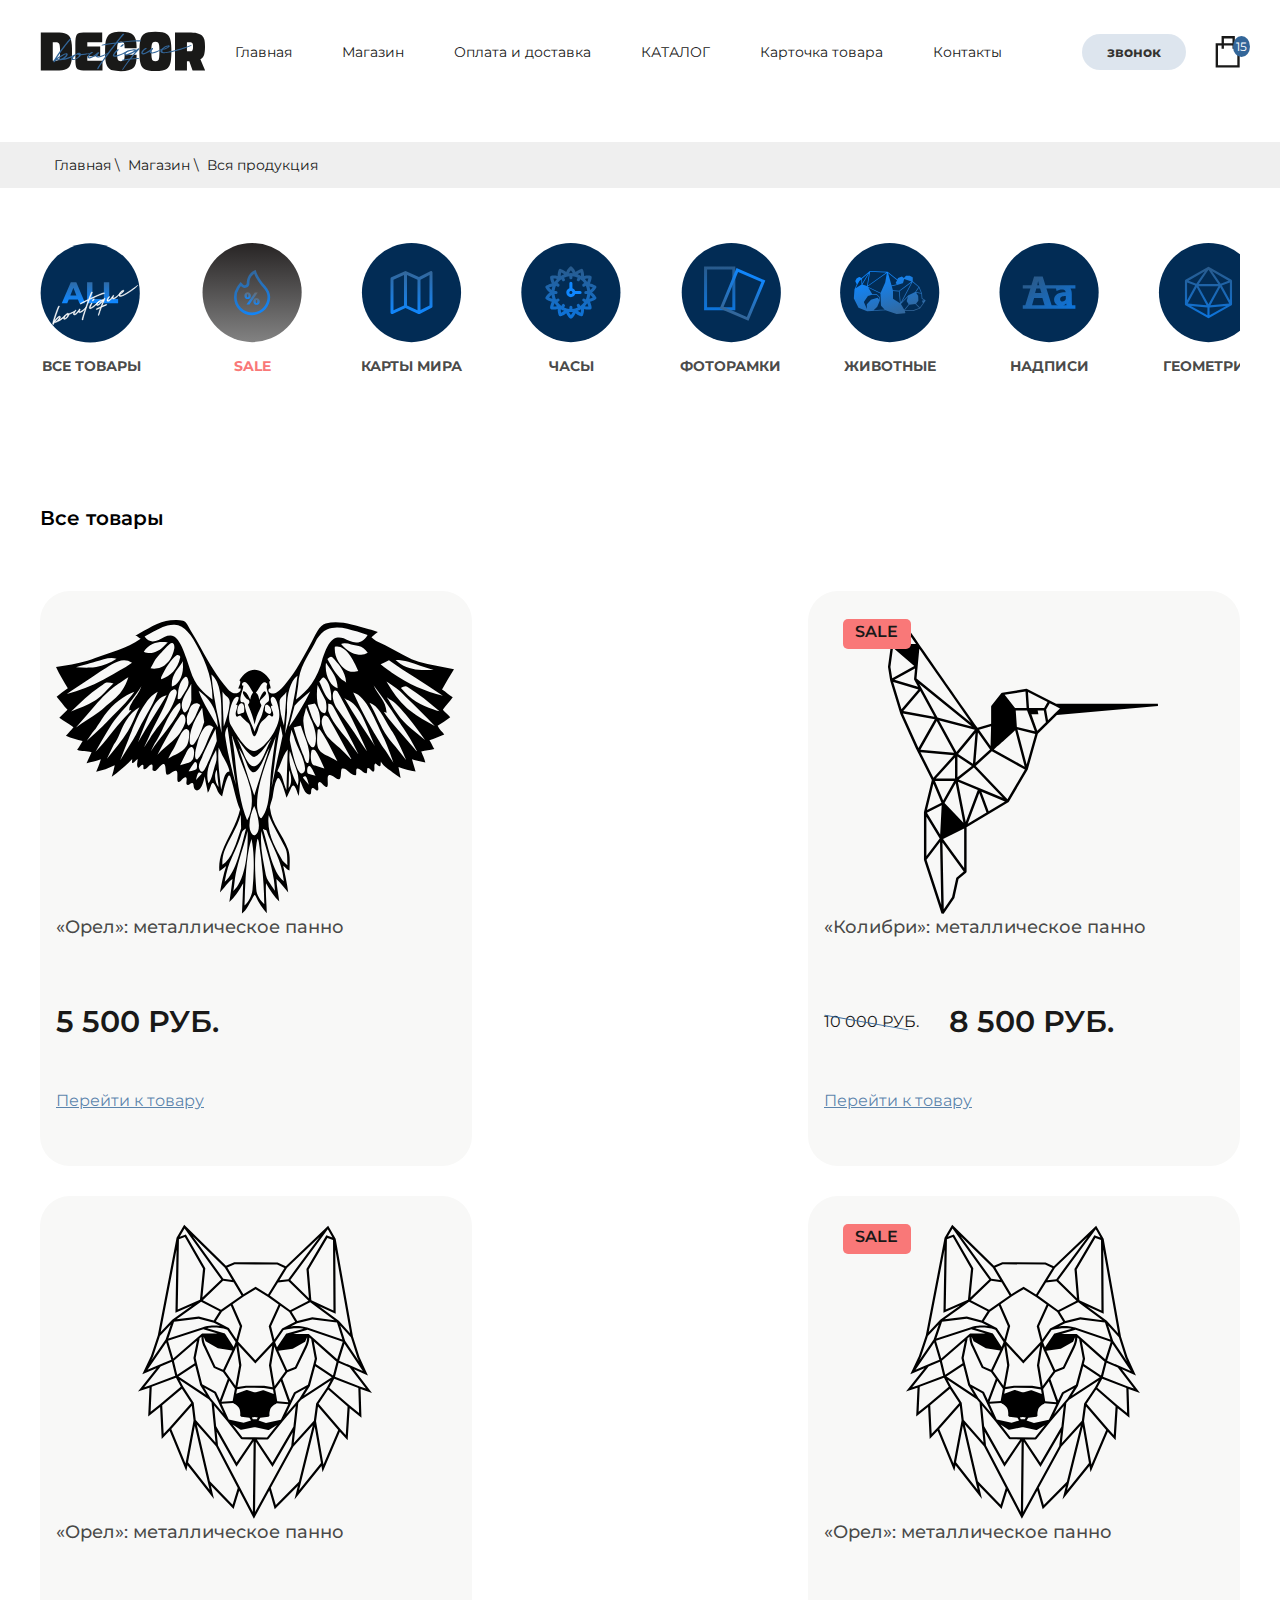
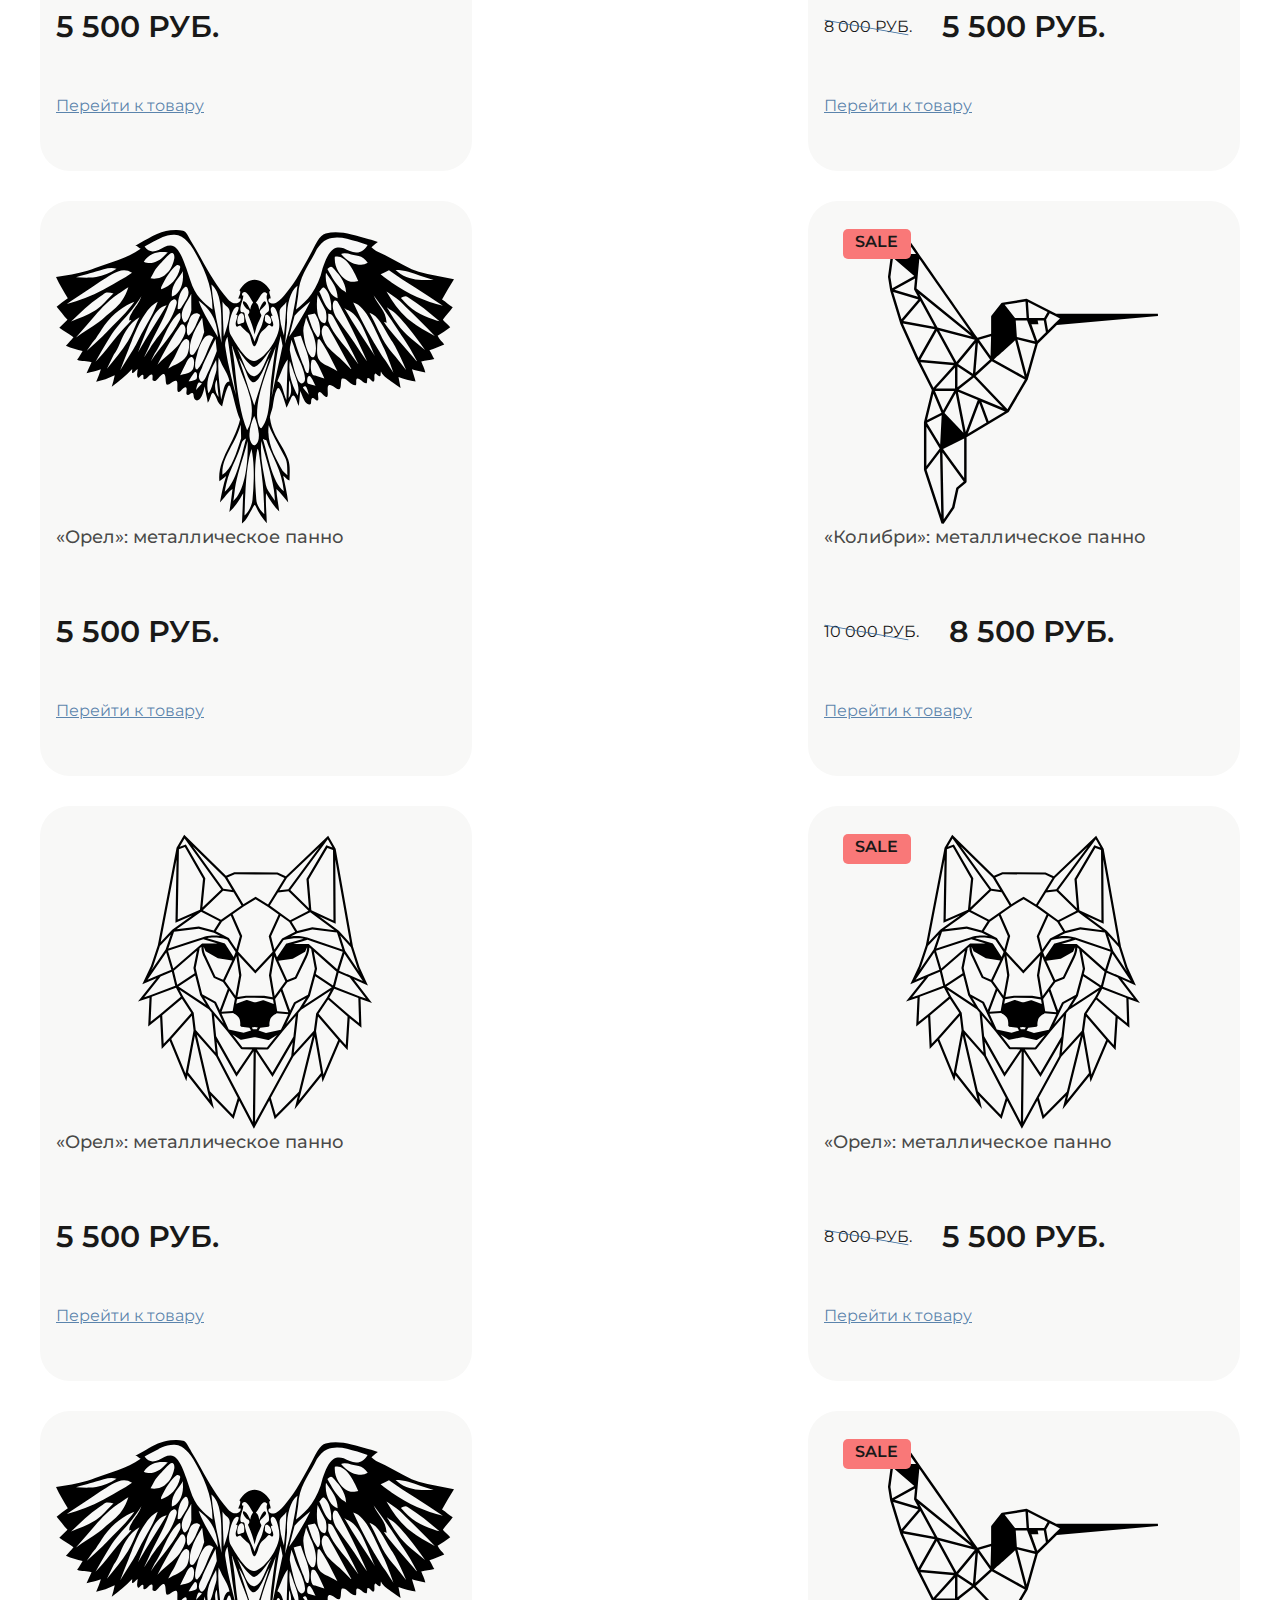
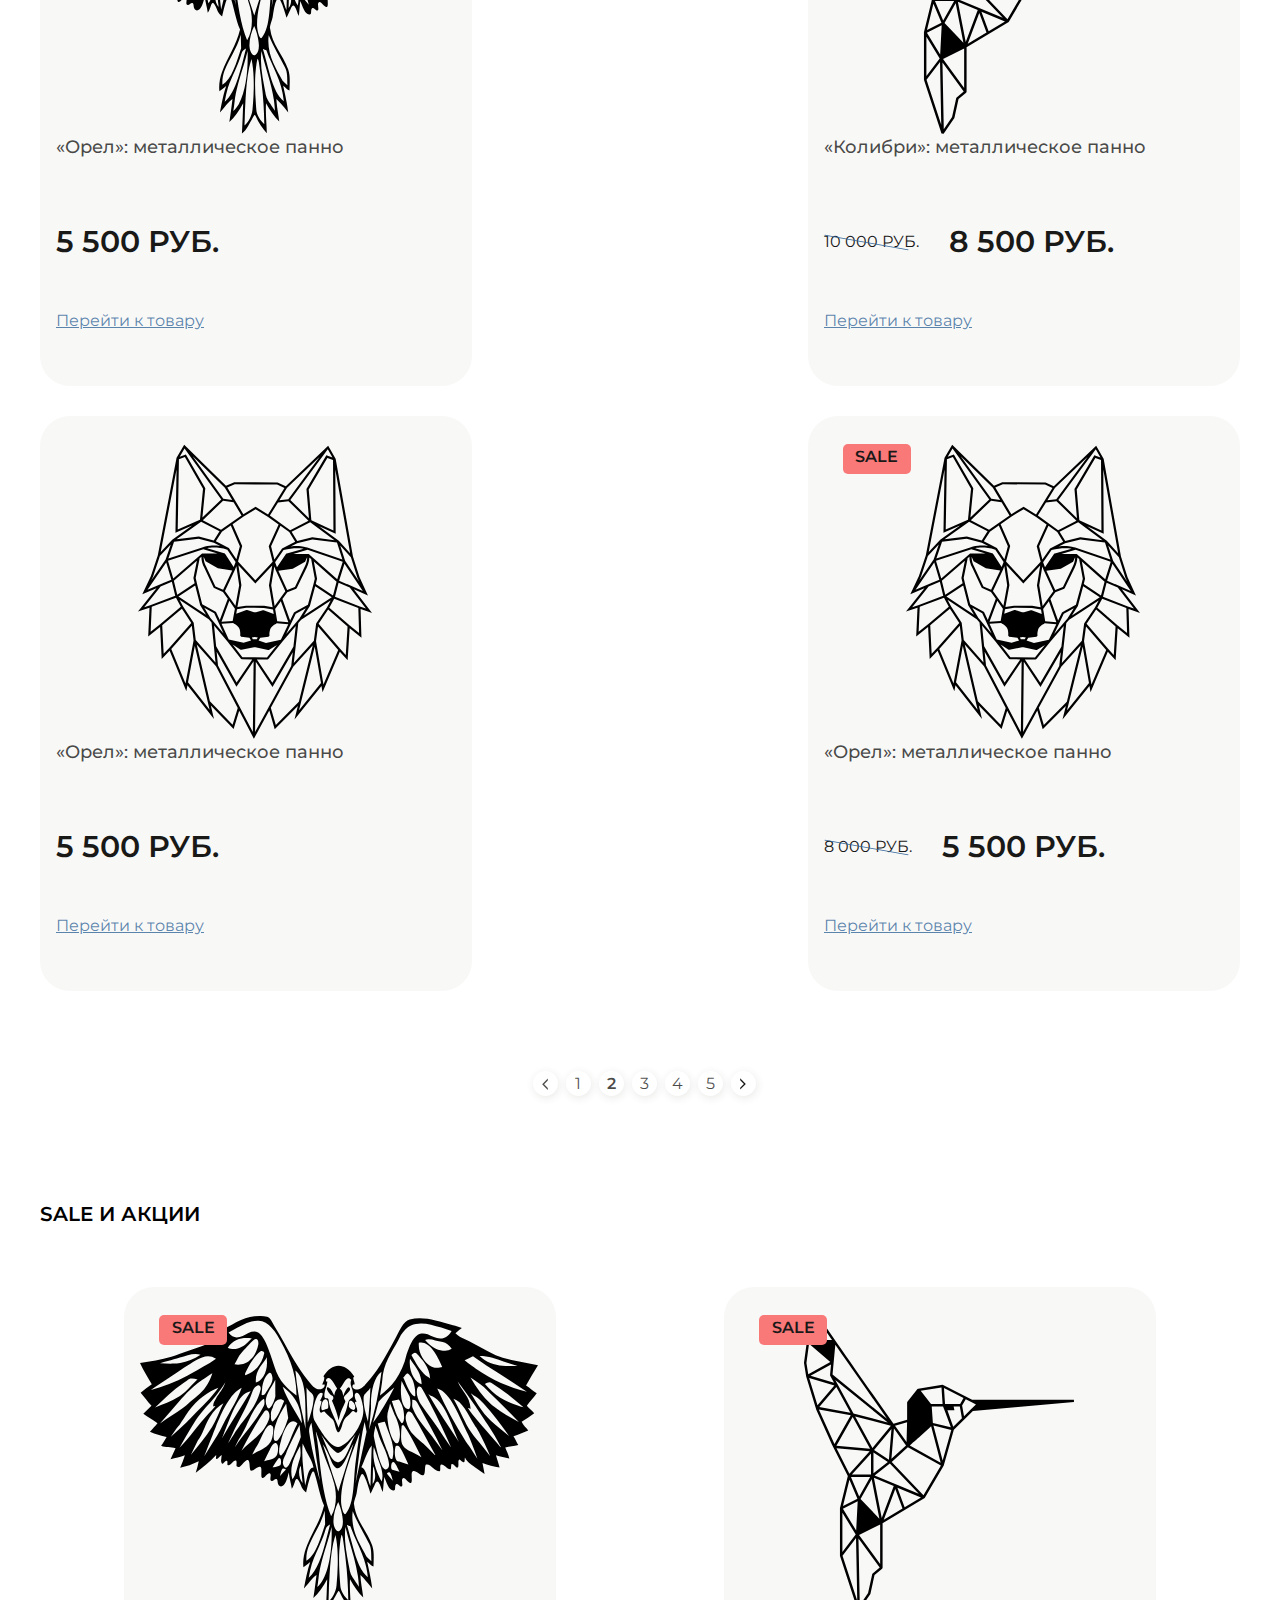
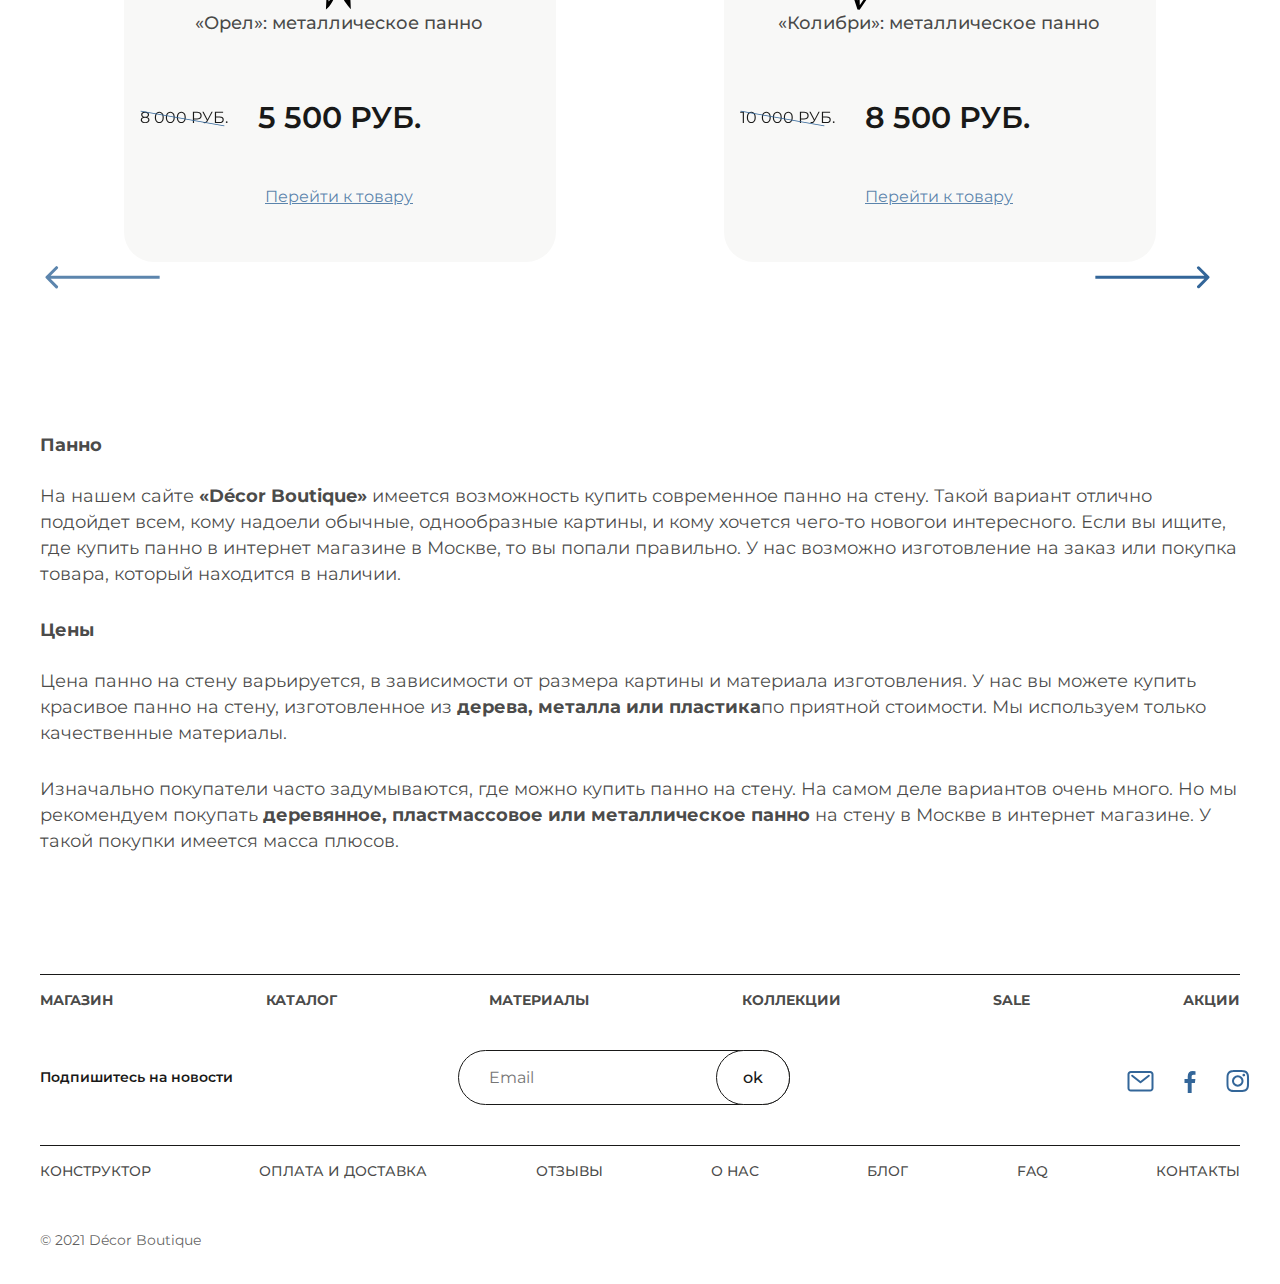
<file: catalog.html>
<!DOCTYPE html>
<html lang="ru">

<head>
  <meta charset="UTF-8">
  <meta name="viewport" content="width=device-width, initial-scale=1.0">
  <title>Decor-Catalog</title>
  <link rel="preconnect" href="https://fonts.gstatic.com">
  <link href="https://fonts.googleapis.com/css2?family=Montserrat:wght@400;500;600;700&display=swap" rel="stylesheet">
  <link rel="stylesheet" href="css/style.min.css">
</head>

<body>

  <div class="wrapper">

    <header class="header header-breadcrumbs">
      <div class="container">
        <div class="header__inner">
          <a class="header__logo" href="index.html">
            <img src="images/header-logo.svg" alt="logo">
          </a>
          <nav class="header__menu">
            <ul class="header__list">
              <li class="header__list-item">
                <a class="header__list-link" href="index.html">Главная</a>
              </li>
              <li class="header__list-item">
                <a class="header__list-link" href="shop.html">Магазин</a>
              </li>
              <li class="header__list-item">
                <a class="header__list-link" href="#">Оплата и доставка</a>
              </li>
              <li class="header__list-item">
                <a class="header__list-link" href="catalog.html">КАТАЛОГ</a>
              </li>
              <li class="header__list-item">
                <a class="header__list-link" href="card-product.html">Карточка товара</a>
              </li>
              <li class="header__list-item">
                <a class="header__list-link" href="contact-map.html">Контакты</a>
              </li>
            </ul>
          </nav>
          <a class="header__phone" href="tel:+79001252256">+7(900) 125-22-56</a>
          <a class="header__btn" href="tel:+79001252256" type="submit">Заказать звонок</a>
          <a class="header__mob-btn" href="tel:+79001252256" type="submit">звонок</a>
          <div class="header__basket">
            <a class="header__basket-box" href="#">
              <span>15</span>
            </a>
          </div>
          <div class="header__mobile-btn">
            <img class="header__btn-img" src="images/burger.svg" alt="">
          </div>
        </div>
      </div>

      <!-- ----------------------------------------------------------------------------- -->
      <div class="header__mobile">
        <div class="header__mobile-inner">
          <a class="header__logo" href="#">
            <img src="images/header-logo.svg" alt="logo">
          </a>
          <a class="header__phone-mob" href="tel:+79001252256">+7(900) 125-22-56</a>
          <a class="header__btn-mob" href="tel:+79001252256" type="submit">звонок</a>
          <div class="header__basket">
            <a class="header__basket-box" href="#">
              <span>15</span>
            </a>
          </div>
          <div class="header__mobile-cross">
            <img class="header__img-cross" src="images/mobile-cross.svg" alt="">
          </div>
        </div>
        <nav class="header__mob-menu">
          <ul class="header__list-mob">
            <li class="header__mob-item">
              <a class="header__mob-link" href="index.html">Главная</a>
            </li>
            <li class="header__mob-item">
              <a class="header__mob-link" href="shop.html">Магазин</a>
            </li>
            <li class="header__mob-item">
              <a class="header__mob-link" href=" #">Оплата и доставка</a>
            </li>
            <li class="header__mob-item">
              <a class="header__mob-link" href="catalog.html">Каталог</a>
            </li>
            <li class="header__mob-item">
              <a class="header__mob-link" href="card-product.html">Карточка товара</a>
            </li>
            <li class="header__mob-item">
              <a class="header__mob-link" href="contact-map.html">Контакты</a>
            </li>
          </ul>
        </nav>
        <a class="header__phone-mob header__phone-mob--down" href="tel:+79001252256">+7(900) 125-22-56</a>
        <a class="header__btn-mob header__btn-mob--down" href="tel:+79001252256" type="submit">звонок</a>
      </div>

      <!-- -------------------------------------------------------------------------------- -->
    </header>

    <main class="main">

      <div class="breadcrumbs">
        <div class="container">
          <ul class="breadcrumbs__list">
            <li class="breadcrumbs__item">
              <a class="breadcrumbs__link" href="#">Главная \</a>
            </li>
            <li class="breadcrumbs__item">
              <a class="breadcrumbs__link" href="#">Магазин \</a>
            </li>
            <li class="breadcrumbs__item">
              <a class="breadcrumbs__link" href="#">Вся продукция</a>
            </li>
          </ul>
        </div>
      </div>

      <section class="assortment">
        <div class="container">
          <div class="assortment__items">
            <ul class="assortment__list">
              <li class="assortment__item">
                <a class="assortment__link" href="#">
                  <img class="assortment__img" src="images/assortment/icon-1.svg" alt="">
                  <div class="assortment__title">ВСЕ ТОВАРЫ</div>
                </a>
              </li>
              <li class="assortment__item">
                <a class="assortment__link" href="#">
                  <img class="assortment__img" src="images/assortment/icon-2.svg" alt="">
                  <div class="assortment__title assortment__title--sale">SALE</div>
                </a>
              </li>
              <li class="assortment__item">
                <a class="assortment__link" href="#">
                  <img class="assortment__img" src="images/assortment/icon-3.svg" alt="">
                  <div class="assortment__title">КАРТЫ МИРА</div>
                </a>
              </li>
              <li class="assortment__item">
                <a class="assortment__link" href="#">
                  <img class="assortment__img" src="images/assortment/icon-4.svg" alt="">
                  <div class="assortment__title">ЧАСЫ</div>
                </a>
              </li>
              <li class="assortment__item">
                <a class="assortment__link" href="#">
                  <img class="assortment__img" src="images/assortment/icon-5.svg" alt="">
                  <div class="assortment__title">ФОТОРАМКИ</div>
                </a>
              </li>
              <li class="assortment__item">
                <a class="assortment__link" href="#">
                  <img class="assortment__img" src="images/assortment/icon-6.svg" alt="">
                  <div class="assortment__title">ЖИВОТНЫЕ</div>
                </a>
              </li>
              <li class="assortment__item">
                <a class="assortment__link" href="#">
                  <img class="assortment__img" src="images/assortment/icon-7.svg" alt="">
                  <div class="assortment__title">НАДПИСИ</div>
                </a>
              </li>
              <li class="assortment__item">
                <a class="assortment__link" href="#">
                  <img class="assortment__img" src="images/assortment/icon-8.svg" alt="">
                  <div class="assortment__title">ГЕОМЕТРИЯ</div>
                </a>
              </li>
              <li class="assortment__item">
                <a class="assortment__link" href="#">
                  <img class="assortment__img" src="images/assortment/icon-9.svg" alt="">
                  <div class="assortment__title">ЭТНИЧЕСКИЕ МАСКИ</div>
                </a>
              </li>
            </ul>
          </div>
        </div>
      </section>

      <section class="products">
        <div class="container">
          <h3 class="products__title">Все товары</h3>
          <div class="products__inner">

            <div class="sale-slider__item products__item">
              <div class="sale-slider__item-wrapper">
                <a class="sale-slider__product " href="#">
                  <img class="sale-slider__img" src="images/sale/sale-1.svg" alt="">
                  <h6 class="sale-slider__title">«Орел»: металлическое панно</h6>
                  <div class="sale-slider__price">
                    <div class="sale-slider__price-new">5 500 РУБ.</div>
                  </div>
                </a>
                <a class="sale-slider__over" href="#">Перейти к товару</a>
              </div>
            </div>

            <div class="sale-slider__item products__item">
              <div class="sale-slider__item-wrapper">
                <a class="sale-slider__product " href="#">
                  <div class="sale-slider__product-sale">SALE</div>
                  <img class="sale-slider__img" src="images/sale/sale-2.svg" alt="">
                  <h6 class="sale-slider__title">«Колибри»: металлическое панно
                  </h6>
                  <div class="sale-slider__price">
                    <div class="sale-slider__price-old">10 000 РУБ.</div>
                    <div class="sale-slider__price-new">8 500 РУБ.</div>
                  </div>
                </a>
                <a class="sale-slider__over" href="#">Перейти к товару</a>
              </div>
            </div>

            <div class="sale-slider__item products__item">
              <div class="sale-slider__item-wrapper">
                <a class="sale-slider__product " href="#">
                  <img class="sale-slider__img" src="images/sale/sale-3.svg" alt="">
                  <h6 class="sale-slider__title">«Орел»: металлическое панно</h6>
                  <div class="sale-slider__price">
                    <div class="sale-slider__price-new">5 500 РУБ.</div>
                  </div>
                </a>
                <a class="sale-slider__over" href="#">Перейти к товару</a>
              </div>
            </div>

            <div class="sale-slider__item products__item">
              <div class="sale-slider__item-wrapper">
                <a class="sale-slider__product " href="#">
                  <div class="sale-slider__product-sale">SALE</div>
                  <img class="sale-slider__img" src="images/sale/sale-3.svg" alt="">
                  <h6 class="sale-slider__title">«Орел»: металлическое панно</h6>
                  <div class="sale-slider__price">
                    <div class="sale-slider__price-old">8 000 РУБ.</div>
                    <div class="sale-slider__price-new">5 500 РУБ.</div>
                  </div>
                </a>
                <a class="sale-slider__over" href="#">Перейти к товару</a>
              </div>
            </div>
            <div class="sale-slider__item products__item">
              <div class="sale-slider__item-wrapper">
                <a class="sale-slider__product " href="#">
                  <img class="sale-slider__img" src="images/sale/sale-1.svg" alt="">
                  <h6 class="sale-slider__title">«Орел»: металлическое панно</h6>
                  <div class="sale-slider__price">
                    <div class="sale-slider__price-new">5 500 РУБ.</div>
                  </div>
                </a>
                <a class="sale-slider__over" href="#">Перейти к товару</a>
              </div>
            </div>

            <div class="sale-slider__item products__item">
              <div class="sale-slider__item-wrapper">
                <a class="sale-slider__product " href="#">
                  <div class="sale-slider__product-sale">SALE</div>
                  <img class="sale-slider__img" src="images/sale/sale-2.svg" alt="">
                  <h6 class="sale-slider__title">«Колибри»: металлическое панно
                  </h6>
                  <div class="sale-slider__price">
                    <div class="sale-slider__price-old">10 000 РУБ.</div>
                    <div class="sale-slider__price-new">8 500 РУБ.</div>
                  </div>
                </a>
                <a class="sale-slider__over" href="#">Перейти к товару</a>
              </div>
            </div>

            <div class="sale-slider__item products__item">
              <div class="sale-slider__item-wrapper">
                <a class="sale-slider__product " href="#">
                  <img class="sale-slider__img" src="images/sale/sale-3.svg" alt="">
                  <h6 class="sale-slider__title">«Орел»: металлическое панно</h6>
                  <div class="sale-slider__price">
                    <div class="sale-slider__price-new">5 500 РУБ.</div>
                  </div>
                </a>
                <a class="sale-slider__over" href="#">Перейти к товару</a>
              </div>
            </div>

            <div class="sale-slider__item products__item">
              <div class="sale-slider__item-wrapper">
                <a class="sale-slider__product " href="#">
                  <div class="sale-slider__product-sale">SALE</div>
                  <img class="sale-slider__img" src="images/sale/sale-3.svg" alt="">
                  <h6 class="sale-slider__title">«Орел»: металлическое панно</h6>
                  <div class="sale-slider__price">
                    <div class="sale-slider__price-old">8 000 РУБ.</div>
                    <div class="sale-slider__price-new">5 500 РУБ.</div>
                  </div>
                </a>
                <a class="sale-slider__over" href="#">Перейти к товару</a>
              </div>
            </div>
            <div class="sale-slider__item products__item">
              <div class="sale-slider__item-wrapper">
                <a class="sale-slider__product " href="#">
                  <img class="sale-slider__img" src="images/sale/sale-1.svg" alt="">
                  <h6 class="sale-slider__title">«Орел»: металлическое панно</h6>
                  <div class="sale-slider__price">
                    <div class="sale-slider__price-new">5 500 РУБ.</div>
                  </div>
                </a>
                <a class="sale-slider__over" href="#">Перейти к товару</a>
              </div>
            </div>

            <div class="sale-slider__item products__item">
              <div class="sale-slider__item-wrapper">
                <a class="sale-slider__product " href="#">
                  <div class="sale-slider__product-sale">SALE</div>
                  <img class="sale-slider__img" src="images/sale/sale-2.svg" alt="">
                  <h6 class="sale-slider__title">«Колибри»: металлическое панно
                  </h6>
                  <div class="sale-slider__price">
                    <div class="sale-slider__price-old">10 000 РУБ.</div>
                    <div class="sale-slider__price-new">8 500 РУБ.</div>
                  </div>
                </a>
                <a class="sale-slider__over" href="#">Перейти к товару</a>
              </div>
            </div>

            <div class="sale-slider__item products__item">
              <div class="sale-slider__item-wrapper">
                <a class="sale-slider__product " href="#">
                  <img class="sale-slider__img" src="images/sale/sale-3.svg" alt="">
                  <h6 class="sale-slider__title">«Орел»: металлическое панно</h6>
                  <div class="sale-slider__price">
                    <div class="sale-slider__price-new">5 500 РУБ.</div>
                  </div>
                </a>
                <a class="sale-slider__over" href="#">Перейти к товару</a>
              </div>
            </div>

            <div class="sale-slider__item products__item">
              <div class="sale-slider__item-wrapper">
                <a class="sale-slider__product " href="#">
                  <div class="sale-slider__product-sale">SALE</div>
                  <img class="sale-slider__img" src="images/sale/sale-3.svg" alt="">
                  <h6 class="sale-slider__title">«Орел»: металлическое панно</h6>
                  <div class="sale-slider__price">
                    <div class="sale-slider__price-old">8 000 РУБ.</div>
                    <div class="sale-slider__price-new">5 500 РУБ.</div>
                  </div>
                </a>
                <a class="sale-slider__over" href="#">Перейти к товару</a>
              </div>
            </div>

          </div>
          <div class="products__pagination">
            <ul class="products__pagination-list">
              <li class="products__pagination-item">
                <a class="products__pagination-link" href="#">
                  <img class="products__pagination-arrow" src="images/pagination-back.svg" alt="">
                </a>
              </li>
              <li class="products__pagination-item">
                <a class="products__pagination-link" href="#">1</a>
              </li>
              <li class="products__pagination-item active">
                <a class="products__pagination-link" href="#">2</a>
              </li>
              <li class="products__pagination-item">
                <a class="products__pagination-link" href="#">3</a></li>
              <li class="products__pagination-item">
                <a class="products__pagination-link" href="#">4</a>
              </li>
              <li class="products__pagination-item">
                <a class="products__pagination-link" href="#">5</a>
              </li>
              <li class="products__pagination-item">
                <a class="products__pagination-link" href="#">
                  <img class="products__pagination-arrow" src="images/pagination-next.svg" alt="">
                </a>
              </li>
            </ul>
          </div>
        </div>
      </section>

      <section class="sale stock">
        <div class="container">
          <h2 class="section-title stock__title">SALE И АКЦИИ</h2>
          <div class="sale-slider">
            <div class="sale-slider__item ">
              <div class="sale-slider__item-wrapper">
                <a class="sale-slider__product " href="#">
                  <div class="sale-slider__product-sale">SALE</div>
                  <img class="sale-slider__img" src="images/sale/sale-1.svg" alt="">
                  <h6 class="sale-slider__title">«Орел»: металлическое панно</h6>
                  <div class="sale-slider__price">
                    <div class="sale-slider__price-old">8 000 РУБ.</div>
                    <div class="sale-slider__price-new">5 500 РУБ.</div>
                  </div>
                </a>
                <a class="sale-slider__over" href="#">Перейти к товару</a>
              </div>
            </div>
            <div class="sale-slider__item ">
              <div class="sale-slider__item-wrapper">
                <a class="sale-slider__product " href="#">
                  <div class="sale-slider__product-sale">SALE</div>
                  <img class="sale-slider__img" src="images/sale/sale-2.svg" alt="">
                  <h6 class="sale-slider__title">«Колибри»: металлическое панно
                  </h6>
                  <div class="sale-slider__price">
                    <div class="sale-slider__price-old">10 000 РУБ.</div>
                    <div class="sale-slider__price-new">8 500 РУБ.</div>
                  </div>
                </a>
                <a class="sale-slider__over" href="#">Перейти к товару</a>
              </div>
            </div>
            <div class="sale-slider__item ">
              <div class="sale-slider__item-wrapper">
                <a class="sale-slider__product " href="#">
                  <div class="sale-slider__product-sale">SALE</div>
                  <img class="sale-slider__img" src="images/sale/sale-3.svg" alt="">
                  <h6 class="sale-slider__title">«Волк»: металлическое панно
                  </h6>
                  <div class="sale-slider__price">
                    <div class="sale-slider__price-old">10 000 РУБ.</div>
                    <div class="sale-slider__price-new">7 300 РУБ.</div>
                  </div>
                </a>
                <a class="sale-slider__over" href="#">Перейти к товару</a>
              </div>
            </div>
            <div class="sale-slider__item ">
              <div class="sale-slider__item-wrapper">
                <a class="sale-slider__product " href="#">
                  <div class="sale-slider__product-sale">SALE</div>
                  <img class="sale-slider__img" src="images/sale/sale-1.svg" alt="">
                  <h6 class="sale-slider__title">«Орел»: металлическое панно</h6>
                  <div class="sale-slider__price">
                    <div class="sale-slider__price-old">8 000 РУБ.</div>
                    <div class="sale-slider__price-new">5 500 РУБ.</div>
                  </div>
                </a>
                <a class="sale-slider__over" href="#">Перейти к товару</a>
              </div>
            </div>
            <div class="sale-slider__item ">
              <div class="sale-slider__item-wrapper">
                <a class="sale-slider__product " href="#">
                  <div class="sale-slider__product-sale">SALE</div>
                  <img class="sale-slider__img" src="images/sale/sale-2.svg" alt="">
                  <h6 class="sale-slider__title">«Колибри»: металлическое панно
                  </h6>
                  <div class="sale-slider__price">
                    <div class="sale-slider__price-old">10 000 РУБ.</div>
                    <div class="sale-slider__price-new">8 500 РУБ.</div>
                  </div>
                </a>
                <a class="sale-slider__over" href="#">Перейти к товару</a>
              </div>
            </div>
            <div class="sale-slider__item ">
              <div class="sale-slider__item-wrapper">
                <a class="sale-slider__product " href="#">
                  <div class="sale-slider__product-sale">SALE</div>
                  <img class="sale-slider__img" src="images/sale/sale-3.svg" alt="">
                  <h6 class="sale-slider__title">««Волк»: металлическое панно
                  </h6>
                  <div class="sale-slider__price">
                    <div class="sale-slider__price-old">8 000 РУБ.</div>
                    <div class="sale-slider__price-new">5 500 РУБ.</div>
                  </div>
                </a>
                <a class="sale-slider__over" href="#">Перейти к товару</a>
              </div>
            </div>
            <div class="sale-slider__item ">
              <div class="sale-slider__item-wrapper">
                <a class="sale-slider__product " href="#">
                  <div class="sale-slider__product-sale">SALE</div>
                  <img class="sale-slider__img" src="images/sale/sale-1.svg" alt="">
                  <h6 class="sale-slider__title">«Орел»: металлическое панно</h6>
                  <div class="sale-slider__price">
                    <div class="sale-slider__price-old">8 000 РУБ.</div>
                    <div class="sale-slider__price-new">5 500 РУБ.</div>
                  </div>
                </a>
                <a class="sale-slider__over" href="#">Перейти к товару</a>
              </div>
            </div>
            <div class="sale-slider__item ">
              <div class="sale-slider__item-wrapper">
                <a class="sale-slider__product " href="#">
                  <div class="sale-slider__product-sale">SALE</div>
                  <img class="sale-slider__img" src="images/sale/sale-2.svg" alt="">
                  <h6 class="sale-slider__title">«Колибри»: металлическое панно </h6>
                  <div class="sale-slider__price">
                    <div class="sale-slider__price-old">10 000 РУБ.</div>
                    <div class="sale-slider__price-new">8 500 РУБ.</div>
                  </div>
                </a>
                <a class="sale-slider__over" href="#">Перейти к товару</a>
              </div>
            </div>

          </div>
        </div>
      </section>

      <section class="views">
        <div class="container">
          <h4 class="views__title">Панно</h4>
          <p class="views__text">
            На нашем сайте <span>«Décor Boutique»</span> имеется возможность купить современное панно на стену. Такой
            вариант отлично подойдет всем, кому надоели обычные, однообразные картины, и кому хочется чего-то новогои
            интересного. Если вы ищите, где купить панно в интернет магазине в Москве, то вы попали правильно. У нас
            возможно изготовление на заказ или покупка товара, который находится в наличии.
          </p>
          <h4 class="views__title">Цены</h4>
          <p class="views__text">
            Цена панно на стену варьируется, в зависимости от размера картины и материала изготовления. У нас вы можете
            купить красивое панно на стену, изготовленное из <span>дерева, металла или пластика</span>по приятной
            стоимости. Мы используем только качественные материалы.
          </p>
          <p class="views__text">
            Изначально покупатели часто задумываются, где можно купить панно на стену. На самом деле вариантов очень
            много. Но мы рекомендуем покупать <span>деревянное, пластмассовое или металлическое панно</span> на стену в
            Москве в интернет магазине. У такой покупки имеется масса плюсов.
          </p>
        </div>
      </section>

    </main>


    <footer class="footer">
      <div class="container">
        <div class="footer__inner">
          <div class="footer__shop">
            <nav class="footer__top-shop">
              <ul class="footer__shop-list">
                <li class="footer__shop-item">
                  <a class="footer__shop-link" href="shop.html">
                    МАГАЗИН
                  </a>
                </li>
                <li class="footer__shop-item">
                  <a class="footer__shop-link" href="catalog.html">
                    КАТАЛОГ
                  </a>
                </li>
                <li class="footer__shop-item">
                  <a class="footer__shop-link" href="#">
                    МАТЕРИАЛЫ
                  </a>
                </li>
                <li class="footer__shop-item">
                  <a class="footer__shop-link" href="catalog.html">
                    КОЛЛЕКЦИИ
                  </a>
                </li>
                <li class="footer__shop-item">
                  <a class="footer__shop-link" href="#">
                    SALE
                  </a>
                </li>
                <li class="footer__shop-item">
                  <a class="footer__shop-link" href="#">
                    АКЦИИ
                  </a>
                </li>
              </ul>
            </nav>
    
          </div>
          <div class="footer__social">
            <ul class="footer__social-list">
              <li class="footer__social-item">
                <a class="footer__social-link" href="mailto:info@gmail.com">
                  <img class="footer__social-img" src="images/footer-mail.svg" alt="e-mail">
                </a>
              </li>
              <li class="footer__social-item footer__social-line">
                <a class="footer__social-link" href="#">
                  <img class="footer__social-img" src="images/footer-fb.svg" alt="facebook">
                </a>
              </li>
              <li class="footer__social-item">
                <a class="footer__social-link" href="#">
                  <img class="footer__social-img" src="images/footer-insta.svg" alt="instagram">
                </a>
              </li>
            </ul>
          </div>
          <div class="footer__about">
            <nav class="footer__top-about">
              <ul class="footer__about-list">
                <li class="footer__about-item">
                  <a class="footer__about-link" href="#">
                    КОНСТРУКТОР
                  </a>
                </li>
                <li class="footer__about-item">
                  <a class="footer__about-link" href="#">
                    ОПЛАТА И ДОСТАВКА
                  </a>
                </li>
                <li class="footer__about-item">
                  <a class="footer__about-link" href="#">
                    ОТЗЫВЫ
                  </a>
                </li>
                <li class="footer__about-item">
                  <a class="footer__about-link" href="#">
                    О НАС
                  </a>
                </li>
                <li class="footer__about-item">
                  <a class="footer__about-link" href="#">
                    БЛОГ
                  </a>
                </li>
                <li class="footer__about-item">
                  <a class="footer__about-link" href="FAQ.html">
                    FAQ
                  </a>
                </li>
                <li class="footer__about-item">
                  <a class="footer__about-link" href="contact-map.html">
                    КОНТАКТЫ
                  </a>
                </li>
              </ul>
            </nav>
            <div class="footer__form-input">
              <div class="footer__form-title">
                Подпишитесь на новости
              </div>
              <form>
                <input class="footer__input" type="text" placeholder="Email" required>
                <button class="footer__btn" type="submit">ok</button>
              </form>
            </div>
          </div>
        </div>
        <div class="footer__copyright">
          © 2021 Décor Boutique
        </div>
      </div>
    </footer>
  </div>



  <script src="js/main.min.js"></script>
</body>

</html>
</file>
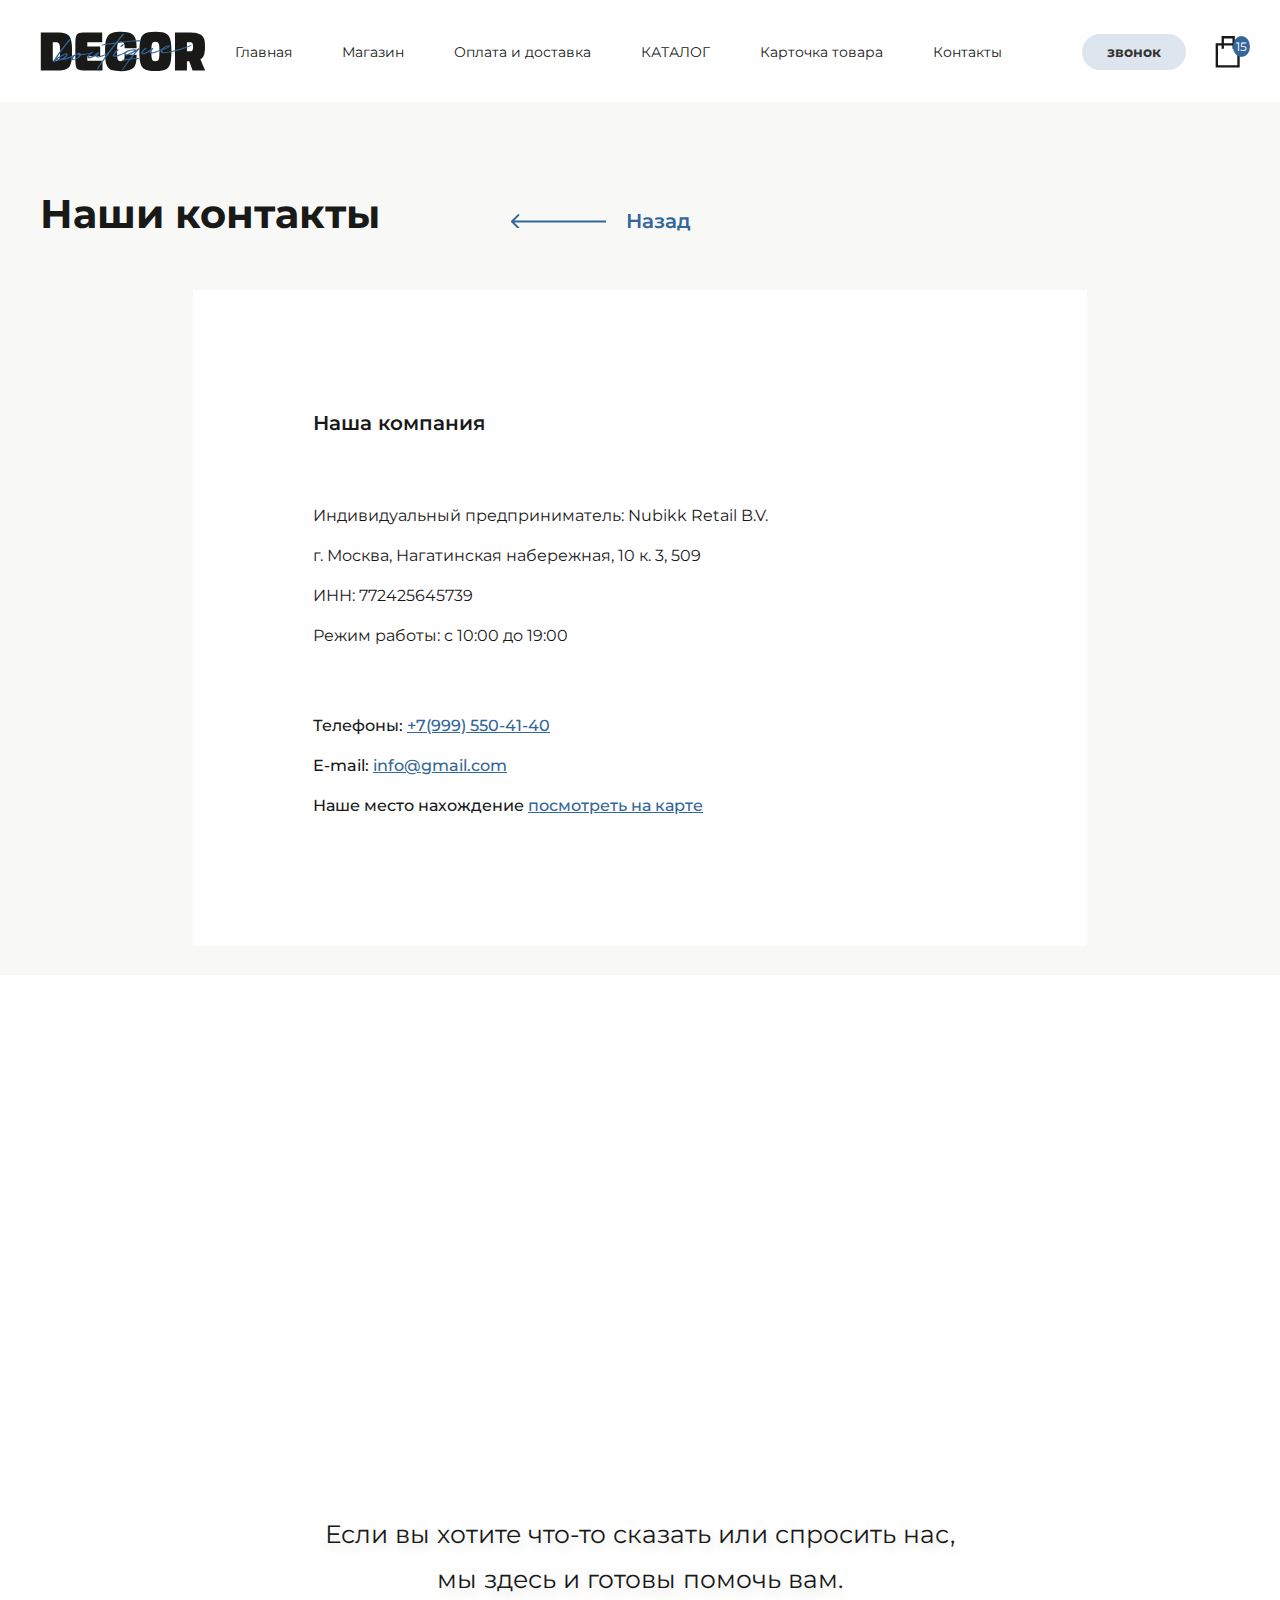
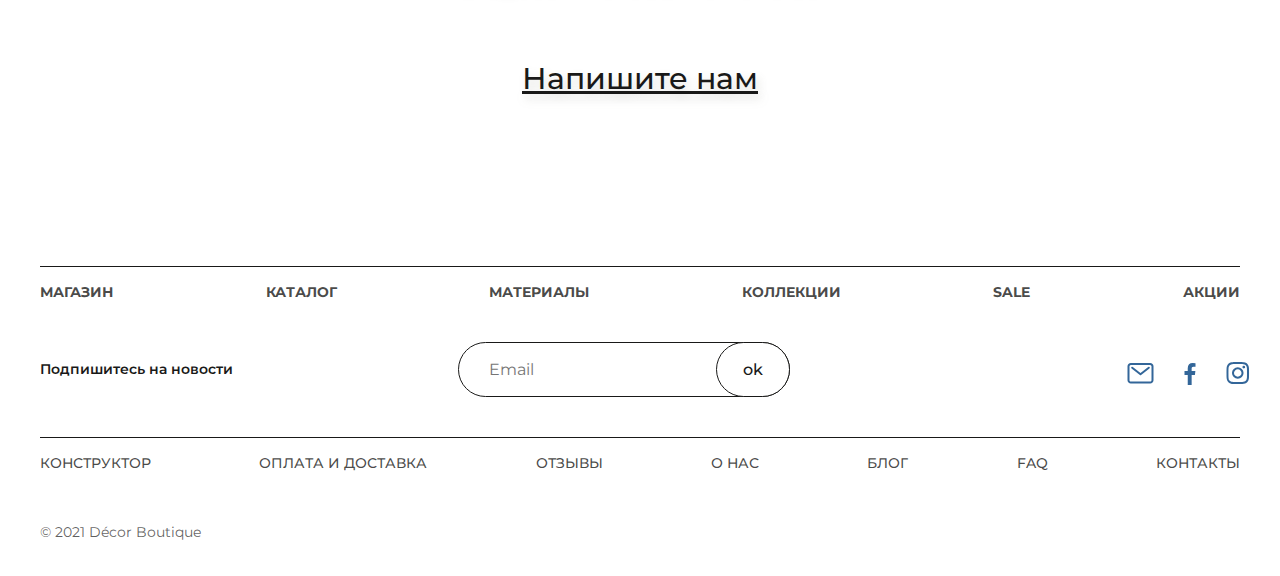
<file: contact-map.html>
<!DOCTYPE html>
<html lang="ru">

<head>
  <meta charset="UTF-8">
  <meta name="viewport" content="width=device-width, initial-scale=1.0">
  <title>Decor-contact</title>
  <link rel="preconnect" href="https://fonts.gstatic.com">
  <link href="https://fonts.googleapis.com/css2?family=Montserrat:wght@400;500;600;700&display=swap" rel="stylesheet">
  <link rel="stylesheet" href="css/style.min.css">
</head>

<body>

  <div class="wrapper">

    <header class="header header-breadcrumbs">
      <div class="container">
        <div class="header__inner">
          <a class="header__logo" href="index.html">
            <img src="images/header-logo.svg" alt="logo">
          </a>
          <nav class="header__menu">
            <ul class="header__list">
              <li class="header__list-item">
                <a class="header__list-link" href="index.html">Главная</a>
              </li>
              <li class="header__list-item">
                <a class="header__list-link" href="shop.html">Магазин</a>
              </li>
              <li class="header__list-item">
                <a class="header__list-link" href="#">Оплата и доставка</a>
              </li>
              <li class="header__list-item">
                <a class="header__list-link" href="catalog.html">КАТАЛОГ</a>
              </li>
              <li class="header__list-item">
                <a class="header__list-link" href="card-product.html">Карточка товара</a>
              </li>
              <li class="header__list-item">
                <a class="header__list-link" href="contact-map.html">Контакты</a>
              </li>
            </ul>
          </nav>
          <a class="header__phone" href="tel:+79001252256">+7(900) 125-22-56</a>
          <a class="header__btn" href="tel:+79001252256" type="submit">Заказать звонок</a>
          <a class="header__mob-btn" href="tel:+79001252256" type="submit">звонок</a>
          <div class="header__basket">
            <a class="header__basket-box" href="#">
              <span>15</span>
            </a>
          </div>
          <div class="header__mobile-btn">
            <img class="header__btn-img" src="images/burger.svg" alt="">
          </div>
        </div>
      </div>

      <!-- ----------------------------------------------------------------------------- -->
      <div class="header__mobile">
        <div class="header__mobile-inner">
          <a class="header__logo" href="index.html">
            <img src="images/header-logo.svg" alt="logo">
          </a>
          <a class="header__phone-mob" href="tel:+79001252256">+7(900) 125-22-56</a>
          <a class="header__btn-mob" href="tel:+79001252256" type="submit">звонок</a>
          <div class="header__basket">
            <a class="header__basket-box" href="#">
              <span>15</span>
            </a>
          </div>
          <div class="header__mobile-cross">
            <img class="header__img-cross" src="images/mobile-cross.svg" alt="">
          </div>
        </div>
        <nav class="header__mob-menu">
          <ul class="header__list-mob">
            <li class="header__mob-item">
              <a class="header__mob-link" href="index.html">Главная</a>
            </li>
            <li class="header__mob-item">
              <a class="header__mob-link" href="shop.html">Магазин</a>
            </li>
            <li class="header__mob-item">
              <a class="header__mob-link" href=" #">Оплата и доставка</a>
            </li>
            <li class="header__mob-item">
              <a class="header__mob-link" href="catalog.html">Каталог</a>
            </li>
            <li class="header__mob-item">
              <a class="header__mob-link" href="card-product.html">Карточка товара</a>
            </li>
            <li class="header__mob-item">
              <a class="header__mob-link" href="contact-map.html">Контакты</a>
            </li>
          </ul>
        </nav>
        <a class="header__phone-mob header__phone-mob--down" href="tel:+79001252256">+7(900) 125-22-56</a>
        <a class="header__btn-mob header__btn-mob--down" href="tel:+79001252256" type="submit">звонок</a>
      </div>

      <!-- -------------------------------------------------------------------------------- -->
    </header>

    <main class="main">

      <section class="contact">
        <div class="container">
            <h2 class="contact__title">Наши контакты
            <a class="contact__title-back" href="#">Назад</a>
            </h2>
          <div class="contact__box">
            <div class="contact__box-title">Наша компания</div>
            <ul class="contact__list">
              <li class="contact__item">
                Индивидуальный предприниматель: Nubikk Retail B.V.
              </li>
              <li class="contact__item">
                г. Москва, Нагатинская набережная, 10 к. 3, 509
              </li>
              <li class="contact__item">
                ИНН: 772425645739
              </li>
              <li class="contact__item">
                Режим работы: с 10:00 до 19:00
              </li>
            </ul>
            <ul class="contact__address">
              <li class="contact__address-item">Телефоны:
                <a class="contact__address-link" href="tel:+79995504140"> +7(999) 550-41-40</a>
              </li>
              <li class="contact__address-item">E-mail:
                <a class="contact__address-link" href="mailto:info@gmail.com"> info@gmail.com</a>
              </li>
              <li class="contact__address-item">Наше место нахождение
                <a class="contact__address-link" href="#"> посмотреть на карте</a>
              </li>
            </ul>
          </div>

        </div>
      </section>
      <section class="map">
        <div class="container">
            <iframe src="https://www.google.com/maps/embed?pb=!1m18!1m12!1m3!1d17998.081794944927!2d37.65102002765313!3d55.67576960462615!2m3!1f0!2f0!3f0!3m2!1i1024!2i768!4f13.1!3m3!1m2!1s0x414ab4a87b797a81%3A0x316e31b1124540a4!2z0J3QsNCz0LDRgtC40L3RgdC60LDRjyDQvdCw0LEuLCAxMCwg0JzQvtGB0LrQstCwLCDQoNC-0YHRgdC40Y8sIDExNTUzMw!5e0!3m2!1sru!2sua!4v1621337825296!5m2!1sru!2sua" width="1512" height="512" style="border:0;" allowfullscreen="" loading="lazy"></iframe>
        </div>
      </section>
      <div class="question map__question">
        <p class="question__text">Если вы хотите что-то сказать или спросить нас, мы здесь и готовы помочь вам.</p>
        <a class="question__link" href="mailto:info@gmail.com">Напишите нам</a>
      </div>

    </main>


    <footer class="footer">
      <div class="container">
        <div class="footer__inner">
          <div class="footer__shop">
            <nav class="footer__top-shop">
              <ul class="footer__shop-list">
                <li class="footer__shop-item">
                  <a class="footer__shop-link" href="shop.html">
                    МАГАЗИН
                  </a>
                </li>
                <li class="footer__shop-item">
                  <a class="footer__shop-link" href="catalog.html">
                    КАТАЛОГ
                  </a>
                </li>
                <li class="footer__shop-item">
                  <a class="footer__shop-link" href="#">
                    МАТЕРИАЛЫ
                  </a>
                </li>
                <li class="footer__shop-item">
                  <a class="footer__shop-link" href="catalog.html">
                    КОЛЛЕКЦИИ
                  </a>
                </li>
                <li class="footer__shop-item">
                  <a class="footer__shop-link" href="#">
                    SALE
                  </a>
                </li>
                <li class="footer__shop-item">
                  <a class="footer__shop-link" href="#">
                    АКЦИИ
                  </a>
                </li>
              </ul>
            </nav>
    
          </div>
          <div class="footer__social">
            <ul class="footer__social-list">
              <li class="footer__social-item">
                <a class="footer__social-link" href="mailto:info@gmail.com">
                  <img class="footer__social-img" src="images/footer-mail.svg" alt="e-mail">
                </a>
              </li>
              <li class="footer__social-item footer__social-line">
                <a class="footer__social-link" href="#">
                  <img class="footer__social-img" src="images/footer-fb.svg" alt="facebook">
                </a>
              </li>
              <li class="footer__social-item">
                <a class="footer__social-link" href="#">
                  <img class="footer__social-img" src="images/footer-insta.svg" alt="instagram">
                </a>
              </li>
            </ul>
          </div>
          <div class="footer__about">
            <nav class="footer__top-about">
              <ul class="footer__about-list">
                <li class="footer__about-item">
                  <a class="footer__about-link" href="#">
                    КОНСТРУКТОР
                  </a>
                </li>
                <li class="footer__about-item">
                  <a class="footer__about-link" href="#">
                    ОПЛАТА И ДОСТАВКА
                  </a>
                </li>
                <li class="footer__about-item">
                  <a class="footer__about-link" href="#">
                    ОТЗЫВЫ
                  </a>
                </li>
                <li class="footer__about-item">
                  <a class="footer__about-link" href="#">
                    О НАС
                  </a>
                </li>
                <li class="footer__about-item">
                  <a class="footer__about-link" href="#">
                    БЛОГ
                  </a>
                </li>
                <li class="footer__about-item">
                  <a class="footer__about-link" href="FAQ.html">
                    FAQ
                  </a>
                </li>
                <li class="footer__about-item">
                  <a class="footer__about-link" href="contact-map.html">
                    КОНТАКТЫ
                  </a>
                </li>
              </ul>
            </nav>
            <div class="footer__form-input">
              <div class="footer__form-title">
                Подпишитесь на новости
              </div>
              <form>
                <input class="footer__input" type="text" placeholder="Email" required>
                <button class="footer__btn" type="submit">ok</button>
              </form>
            </div>
          </div>
        </div>
        <div class="footer__copyright">
          © 2021 Décor Boutique
        </div>
      </div>
    </footer>
  </div>



  <script src="js/main.min.js"></script>
</body>

</html>
</file>
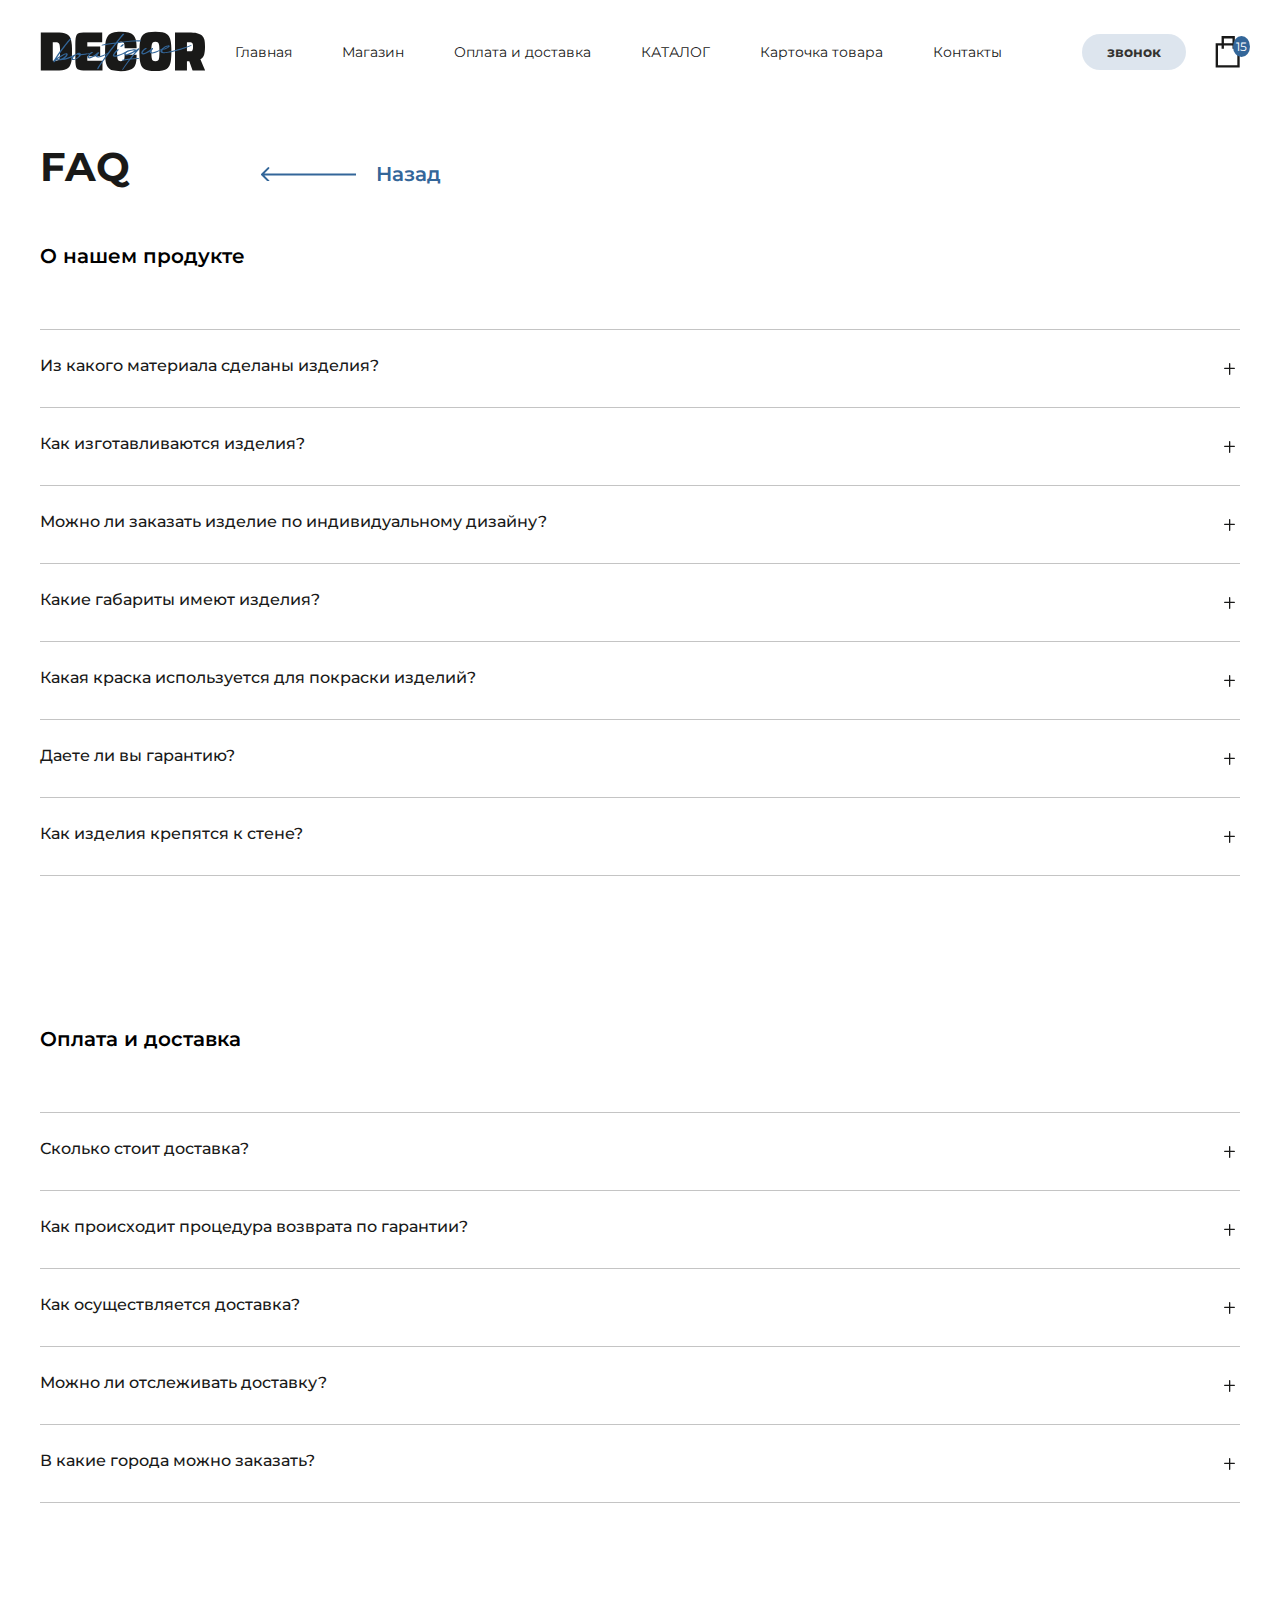
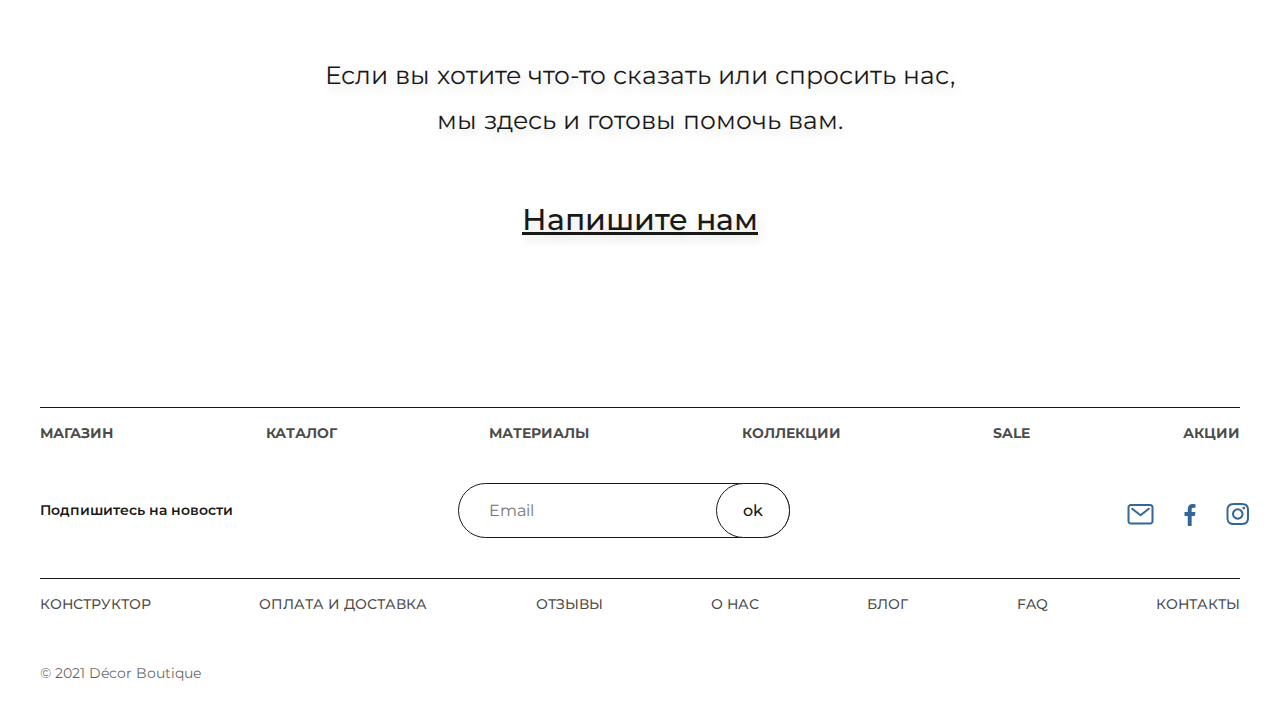
<file: FAQ.html>
<!DOCTYPE html>
<html lang="ru">

<head>
  <meta charset="UTF-8">
  <meta name="viewport" content="width=device-width, initial-scale=1.0">
  <title>Decor-FAQ</title>
  <link rel="preconnect" href="https://fonts.gstatic.com">
  <link href="https://fonts.googleapis.com/css2?family=Montserrat:wght@400;500;600;700&display=swap" rel="stylesheet">
  <link rel="stylesheet" href="css/style.min.css">
</head>

<body>

  <div class="wrapper">

    <header class="header header-breadcrumbs">
      <div class="container">
        <div class="header__inner">
          <a class="header__logo" href="index.html">
            <img src="images/header-logo.svg" alt="logo">
          </a>
          <nav class="header__menu">
            <ul class="header__list">
              <li class="header__list-item">
                <a class="header__list-link" href="index.html">Главная</a>
              </li>
              <li class="header__list-item">
                <a class="header__list-link" href="shop.html">Магазин</a>
              </li>
              <li class="header__list-item">
                <a class="header__list-link" href="#">Оплата и доставка</a>
              </li>
              <li class="header__list-item">
                <a class="header__list-link" href="catalog.html">КАТАЛОГ</a>
              </li>
              <li class="header__list-item">
                <a class="header__list-link" href="card-product.html">Карточка товара</a>
              </li>
              <li class="header__list-item">
                <a class="header__list-link" href="contact-map.html">Контакты</a>
              </li>
            </ul>
          </nav>
          <a class="header__phone" href="tel:+79001252256">+7(900) 125-22-56</a>
          <a class="header__btn" href="tel:+79001252256" type="submit">Заказать звонок</a>
          <a class="header__mob-btn" href="tel:+79001252256" type="submit">звонок</a>
          <div class="header__basket">
            <a class="header__basket-box" href="#">
              <span>15</span>
            </a>
          </div>
          <div class="header__mobile-btn">
            <img class="header__btn-img" src="images/burger.svg" alt="">
          </div>
        </div>
      </div>

      <!-- ----------------------------------------------------------------------------- -->
      <div class="header__mobile">
        <div class="header__mobile-inner">
          <a class="header__logo" href="#">
            <img src="images/header-logo.svg" alt="logo">
          </a>
          <a class="header__phone-mob" href="tel:+79001252256">+7(900) 125-22-56</a>
          <a class="header__btn-mob" href="tel:+79001252256" type="submit">звонок</a>
          <div class="header__basket">
            <a class="header__basket-box" href="#">
              <span>15</span>
            </a>
          </div>
          <div class="header__mobile-cross">
            <img class="header__img-cross" src="images/mobile-cross.svg" alt="">
          </div>
        </div>
        <nav class="header__mob-menu">
          <ul class="header__list-mob">
            <li class="header__mob-item">
              <a class="header__mob-link" href="index.html">Главная</a>
            </li>
            <li class="header__mob-item">
              <a class="header__mob-link" href="shop.html">Магазин</a>
            </li>
            <li class="header__mob-item">
              <a class="header__mob-link" href=" #">Оплата и доставка</a>
            </li>
            <li class="header__mob-item">
              <a class="header__mob-link" href="catalog.html">Каталог</a>
            </li>
            <li class="header__mob-item">
              <a class="header__mob-link" href="card-product.html">Карточка товара</a>
            </li>
            <li class="header__mob-item">
              <a class="header__mob-link" href="contact-map.html">Контакты</a>
            </li>
          </ul>
        </nav>
        <a class="header__phone-mob header__phone-mob--down" href="tel:+79001252256">+7(900) 125-22-56</a>
        <a class="header__btn-mob header__btn-mob--down" href="tel:+79001252256" type="submit">звонок</a>
      </div>

      <!-- -------------------------------------------------------------------------------- -->
    </header>

    <main class="main">

      <section class="faq-about">
        <div class="container">
          <h2 class="contact__title">FAQ
            <a class="contact__title-back" href="index.html">Назад</a>
          </h2>


          <div class="faq-about__products">
            <div class="faq-about__products-title">О нашем продукте</div>
            <div class="faq-about__info-navigation faq-about__itemdrop">
              <div class="faq-about__info-title faq-about__topdrop">Из какого материала сделаны изделия?</div>
              <ul class="faq-about__nav-list">
                <li class="faq-about__nav-item">
                  <a class="faq-about__nav-link" href="#">Изделия сделаны из стали толщиной от 1 до 2,5 мм.</a>
                </li>
              </ul>
            </div>
            <div class="faq-about__info-navigation faq-about__itemdrop">
              <div class="faq-about__info-title faq-about__topdrop">Как изготавливаются изделия?</div>
              <ul class="faq-about__nav-list">
                <li class="faq-about__nav-item">
                  <a class="faq-about__nav-link" href="#">Давно выяснено, что при оценке дизайна и композиции читаемый
                    текст мешает
                    сосредоточиться.</a>
                </li>
              </ul>
            </div>
            <div class="faq-about__info-navigation faq-about__itemdrop">
              <div class="faq-about__info-title faq-about__topdrop">Можно ли заказать изделие по индивидуальному
                дизайну?</div>
              <ul class="faq-about__nav-list">
                <li class="faq-about__nav-item">
                  <a class="faq-about__nav-link" href="#">Можно. Мы принимаем заказы по Вашему дизайну на электронную
                    почту info@Décor.Boutique
                    ежедневно с 10:00 до 22:00 </a>
                </li>
              </ul>
            </div>
            <div class="faq-about__info-navigation faq-about__itemdrop">
              <div class="faq-about__info-title faq-about__topdrop">Какие габариты имеют изделия?</div>
              <ul class="faq-about__nav-list">
                <li class="faq-about__nav-item">
                  <a class="faq-about__nav-link" href="#">Давно выяснено, что при оценке дизайна и композиции читаемый
                    текст мешает сосредоточиться.</a>
                </li>
              </ul>
            </div>
            <div class="faq-about__info-navigation faq-about__itemdrop">
              <div class="faq-about__info-title faq-about__topdrop">Какая краска используется для покраски изделий?
              </div>
              <ul class="faq-about__nav-list">
                <li class="faq-about__nav-item">
                  <a class="faq-about__nav-link" href="#">Давно выяснено, что при оценке дизайна и композиции читаемый
                    текст мешает сосредоточиться.</a>
                </li>
              </ul>
            </div>
            <div class="faq-about__info-navigation faq-about__itemdrop">
              <div class="faq-about__info-title faq-about__topdrop">Даете ли вы гарантию?</div>
              <ul class="faq-about__nav-list">
                <li class="faq-about__nav-item">
                  <a class="faq-about__nav-link" href="#">Давно выяснено, что при оценке дизайна и композиции читаемый
                    текст мешает сосредоточиться.</a>
                </li>
              </ul>
            </div>
            <div class="faq-about__info-navigation faq-about__itemdrop">
              <div class="faq-about__info-title faq-about__topdrop">Как изделия крепятся к стене?</div>
              <ul class="faq-about__nav-list">
                <li class="faq-about__nav-item">
                  <a class="faq-about__nav-link" href="#">Давно выяснено, что при оценке дизайна и композиции читаемый
                    текст мешает сосредоточиться.</a>
                </li>
              </ul>
            </div>
          </div>

          <div class="faq-about__delivery">
            <div class="faq-about__products-title">Оплата и доставка</div>
            <div class="faq-about__info-navigation faq-about__itemdrop">
              <div class="faq-about__info-title faq-about__topdrop">Сколько стоит доставка?</div>
              <ul class="faq-about__nav-list">
                <li class="faq-about__nav-item">
                  <a class="faq-about__nav-link" href="#">Изделия сделаны из стали толщиной от 1 до 2,5 мм.</a>
                </li>
              </ul>
            </div>
            <div class="faq-about__info-navigation faq-about__itemdrop">
              <div class="faq-about__info-title faq-about__topdrop">Как происходит процедура возврата по гарантии?</div>
              <ul class="faq-about__nav-list">
                <li class="faq-about__nav-item">
                  <a class="faq-about__nav-link" href="#">Давно выяснено, что при оценке дизайна и композиции читаемый
                    текст мешает
                    сосредоточиться.</a>
                </li>
              </ul>
            </div>
            <div class="faq-about__info-navigation faq-about__itemdrop">
              <div class="faq-about__info-title faq-about__topdrop">Как осуществляется доставка?</div>
              <ul class="faq-about__nav-list">
                <li class="faq-about__nav-item">
                  <a class="faq-about__nav-link" href="#">Можно. Мы принимаем заказы по Вашему дизайну на электронную
                    почту info@Décor.Boutique
                    ежедневно с 10:00 до 22:00 </a>
                </li>
              </ul>
            </div>
            <div class="faq-about__info-navigation faq-about__itemdrop">
              <div class="faq-about__info-title faq-about__topdrop">Можно ли отслеживать доставку?</div>
              <ul class="faq-about__nav-list">
                <li class="faq-about__nav-item">
                  <a class="faq-about__nav-link" href="#">Давно выяснено, что при оценке дизайна и композиции читаемый
                    текст мешает сосредоточиться.</a>
                </li>
              </ul>
            </div>
            <div class="faq-about__info-navigation faq-about__itemdrop">
              <div class="faq-about__info-title faq-about__topdrop">В какие города можно заказать?
              </div>
              <ul class="faq-about__nav-list">
                <li class="faq-about__nav-item">
                  <a class="faq-about__nav-link" href="#">Давно выяснено, что при оценке дизайна и композиции читаемый
                    текст мешает сосредоточиться.</a>
                </li>
              </ul>
            </div>
          </div>
      </section>

      <div class="question map__question">
        <p class="question__text">Если вы хотите что-то сказать или спросить нас, мы здесь и готовы помочь вам.</p>
        <a class="question__link" href="mailto:info@gmail.com">Напишите нам</a>
      </div>

    </main>


    <footer class="footer">
      <div class="container">
        <div class="footer__inner">
          <div class="footer__shop">
            <nav class="footer__top-shop">
              <ul class="footer__shop-list">
                <li class="footer__shop-item">
                  <a class="footer__shop-link" href="shop.html">
                    МАГАЗИН
                  </a>
                </li>
                <li class="footer__shop-item">
                  <a class="footer__shop-link" href="catalog.html">
                    КАТАЛОГ
                  </a>
                </li>
                <li class="footer__shop-item">
                  <a class="footer__shop-link" href="#">
                    МАТЕРИАЛЫ
                  </a>
                </li>
                <li class="footer__shop-item">
                  <a class="footer__shop-link" href="catalog.html">
                    КОЛЛЕКЦИИ
                  </a>
                </li>
                <li class="footer__shop-item">
                  <a class="footer__shop-link" href="#">
                    SALE
                  </a>
                </li>
                <li class="footer__shop-item">
                  <a class="footer__shop-link" href="#">
                    АКЦИИ
                  </a>
                </li>
              </ul>
            </nav>
    
          </div>
          <div class="footer__social">
            <ul class="footer__social-list">
              <li class="footer__social-item">
                <a href="#" class="footer__social-link" href="mailto:info@gmail.com">
                  <img class="footer__social-img" src="images/footer-mail.svg" alt="e-mail">
                </a>
              </li>
              <li class="footer__social-item footer__social-line">
                <a href="#" class="footer__social-link" href="#">
                  <img class="footer__social-img" src="images/footer-fb.svg" alt="facebook">
                </a>
              </li>
              <li class="footer__social-item">
                <a href="#" class="footer__social-link" href="#">
                  <img class="footer__social-img" src="images/footer-insta.svg" alt="instagram">
                </a>
              </li>
            </ul>
          </div>
          <div class="footer__about">
            <nav class="footer__top-about">
              <ul class="footer__about-list">
                <li class="footer__about-item">
                  <a class="footer__about-link" href="#">
                    КОНСТРУКТОР
                  </a>
                </li>
                <li class="footer__about-item">
                  <a class="footer__about-link" href="#">
                    ОПЛАТА И ДОСТАВКА
                  </a>
                </li>
                <li class="footer__about-item">
                  <a class="footer__about-link" href="#">
                    ОТЗЫВЫ
                  </a>
                </li>
                <li class="footer__about-item">
                  <a class="footer__about-link" href="#">
                    О НАС
                  </a>
                </li>
                <li class="footer__about-item">
                  <a class="footer__about-link" href="#">
                    БЛОГ
                  </a>
                </li>
                <li class="footer__about-item">
                  <a class="footer__about-link" href="FAQ.html">
                    FAQ
                  </a>
                </li>
                <li class="footer__about-item">
                  <a class="footer__about-link" href="contact-map.html">
                    КОНТАКТЫ
                  </a>
                </li>
              </ul>
            </nav>
            <div class="footer__form-input">
              <div class="footer__form-title">
                Подпишитесь на новости
              </div>
              <form>
                <input class="footer__input" type="text" placeholder="Email" required>
                <button class="footer__btn" type="submit">ok</button>
              </form>
            </div>
          </div>
        </div>
        <div class="footer__copyright">
          © 2021 Décor Boutique
        </div>
      </div>
    </footer>
  </div>



  <script src="js/main.min.js"></script>
</body>

</html>
</file>
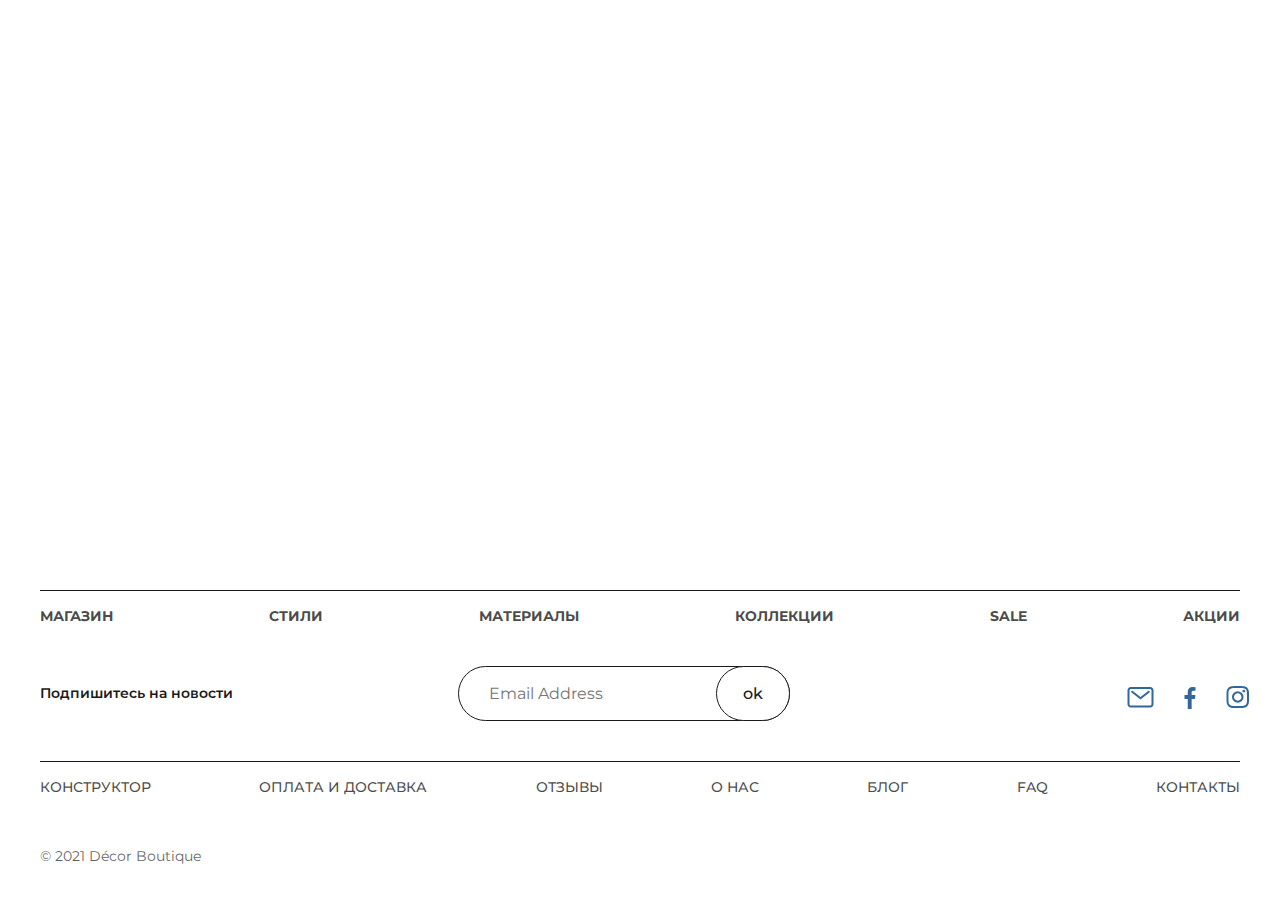
<file: footer-page.html>
<!DOCTYPE html>
<html lang="ru">

<head>
  <meta charset="UTF-8">
  <meta name="viewport" content="width=device-width, initial-scale=1.0">
  <title>Decor</title>
  <link rel="preconnect" href="https://fonts.gstatic.com">
  <link href="https://fonts.googleapis.com/css2?family=Montserrat:wght@400;500;600;700&display=swap" rel="stylesheet">
  <link rel="stylesheet" href="css/style.min.css">
</head>

<body>

  <div class="wrapper">

    <!-- <header class="header header-breadcrumbs">
      <div class="container">
        <div class="header__inner">
          <a class="header__logo" href="#">
            <img src="images/header-logo.svg" alt="logo">
          </a>
          <nav class="header__menu">
            <ul class="header__list">
              <li class="header__list-item">
                <a class="header__list-link" href="#">Главная</a>
              </li>
              <li class="header__list-item">
                <a class="header__list-link" href="shop.html">Магазин</a>
              </li>
              <li class="header__list-item">
                <a class="header__list-link" href="#">Оплата и доставка</a>
              </li>
              <li class="header__list-item">
                <a class="header__list-link" href="#">О нас</a>
              </li>
              <li class="header__list-item">
                <a class="header__list-link" href="#">Контакты</a>
              </li>
            </ul>
          </nav>
          <a class="header__phone" href="tel:+79001252256">+7(900) 125-22-56</a>
          <button class="header__btn" type="submit">Заказать звонок</button>
          <button class="header__mob-btn" type="submit">звонок</button>
          <div class="header__basket">
            <a class="header__basket-box" href="#">
              <span>15</span>
            </a>
          </div>
          <div class="header__mobile-btn">
            <img class="header__btn-img" src="images/burger.svg" alt="">
          </div>
        </div>
      </div>


      <div class="header__mobile">
        <div class="header__mobile-inner">
          <a class="header__logo" href="#">
            <img src="images/header-logo.svg" alt="logo">
          </a>
          <a class="header__phone-mob" href="tel:+79001252256">+7(900) 125-22-56</a>
          <button class="header__btn-mob" type="submit">звонок</button>
          <div class="header__basket">
            <a class="header__basket-box" href="#">
              <span>15</span>
            </a>
          </div>
          <div class="header__mobile-cross">
            <img class="header__img-cross" src="images/mobile-cross.svg" alt="">
          </div>
        </div>
        <nav class="header__mob-menu">
          <ul class="header__list-mob">
            <li class="header__mob-item">
              <a class="header__mob-link" href=" #">Главная</a>
            </li>
            <li class="header__mob-item">
              <a class="header__mob-link" href=" #">Магазин</a>
            </li>   
            <li class="header__mob-item">
              <a class="header__mob-link" href=" #">Оплата и доставка</a>
            </li>
            <li class="header__mob-item">
              <a class="header__mob-link" href=" #">О нас</a>
            </li>
            <li class="header__mob-item">
              <a class="header__mob-link" href=" #">Контакты</a>
            </li>
          </ul>
        </nav>
        <a class="header__phone-mob header__phone-mob--down" href="tel:+79001252256">+7(900) 125-22-56</a>
        <button class="header__btn-mob header__btn-mob--down" type="submit">звонок</button>
      </div>


    </header> -->

    <main class="main">

      <!-- <div class="breadcrumbs">
        <div class="container">
          <ul class="breadcrumbs__list">
            <li class="breadcrumbs__item">
              <a class="breadcrumbs__link" href="#">Главная  \</a>
            </li>
            <li class="breadcrumbs__item">
              <a class="breadcrumbs__link" href="#">Магазин \</a>
            </li>
          </ul>
        </div>
      </div> -->

    </main>


    <!-- <footer class="footer">
      <div class="container">
        <div class="footer__wrapper">
          <div class="footer-top">
            <div class="footer-top__inner">
              <nav class="footer-top__shop">
                <ul class="footer-top__shop-list">
                  <li class="footer-top__shop-item">
                    <a class="footer-top__shop-link" href="shop.html">
                      МАГАЗИН
                    </a>
                  </li>
                  <li class="footer-top__shop-item">
                    <a class="footer-top__shop-link" href="#">
                      СТИЛИ
                    </a>
                  </li>
                  <li class="footer-top__shop-item">
                    <a class="footer-top__shop-link" href="#">
                      МАТЕРИАЛЫ
                    </a>
                  </li>
                  <li class="footer-top__shop-item">
                    <a class="footer-top__shop-link" href="#">
                      КОЛЛЕКЦИИ
                    </a>
                  </li>
                  <li class="footer-top__shop-item">
                    <a class="footer-top__shop-link" href="#">
                      SALE
                    </a>
                  </li>
                  <li class="footer-top__shop-item">
                    <a class="footer-top__shop-link" href="#">
                      АКЦИИ
                    </a>
                  </li>
                </ul>
              </nav>
              <div class="footer-top__social">
                <ul class="footer-top__social-list">
                  <li class="footer-top__social-item">
                    <a href="#" class="footer-top__social-link" href="#">
                      <img class="footer-top__social-img" src="images/footer-mail.svg" alt="e-mail">
                    </a>
                  </li>
                  <li class="footer-top__social-item">
                    <a href="#" class="footer-top__social-link" href="#">
                      <img class="footer-top__social-img" src="images/footer-fb.svg" alt="facebook">
                    </a>
                  </li>
                  <li class="footer-top__social-item">
                    <a href="#" class="footer-top__social-link" href="#">
                      <img class="footer-top__social-img" src="images/footer-insta.svg" alt="instagram">
                    </a>
                  </li>
                </ul>
              </div>
              <nav class="footer-top__about">
                <ul class="footer-top__about-list">
                  <li class="footer-top__about-item">
                    <a class="footer-top__about-link" href="#">
                      КОНСТРУКТОР
                    </a>
                  </li>
                  <li class="footer-top__about-item">
                    <a class="footer-top__about-link" href="#">
                      ОПЛАТА И ДОСТАВКА
                    </a>
                  </li>
                  <li class="footer-top__about-item">
                    <a class="footer-top__about-link" href="#">
                      ОТЗЫВЫ
                    </a>
                  </li>
                  <li class="footer-top__about-item">
                    <a class="footer-top__about-link" href="#">
                      О НАС
                    </a>
                  </li>
                  <li class="footer-top__about-item">
                    <a class="footer-top__about-link" href="#">
                      БЛОГ
                    </a>
                  </li>
                  <li class="footer-top__about-item">
                    <a class="footer-top__about-link" href="#">
                      FAQ
                    </a>
                  </li>
                  <li class="footer-top__about-item">
                    <a class="footer-top__about-link" href="#">
                      КОНТАКТЫ
                    </a>
                  </li>
                </ul>
              </nav>

            </div>
          </div>
          <div class="footer-bottom">
            <div class="footer-bottom__copyright">
              © 2021 Décor Boutique.Нелегальное копирование материала преследуется по закону.Все права защищены.
            </div>
            <div class="footer-bottom__form-input">
              <label class="footer-bottom__text">Подпишитесь на новости
                <input class="footer-bottom__input" type="text" placeholder="Email">
                <button class="footer-bottom__btn" type="submit">ОК</button>
              </label>
            </div>
          </div>
        </div>
      </div>
    </footer> -->


    <footer class="footer">
      <div class="container">
        <div class="footer__inner">
          <div class="footer__shop">
            <nav class="footer__top-shop">
              <ul class="footer__shop-list">
                <li class="footer__shop-item">
                  <a class="footer__shop-link" href="shop.html">
                    МАГАЗИН
                  </a>
                </li>
                <li class="footer__shop-item">
                  <a class="footer__shop-link" href="#">
                    СТИЛИ
                  </a>
                </li>
                <li class="footer__shop-item">
                  <a class="footer__shop-link" href="#">
                    МАТЕРИАЛЫ
                  </a>
                </li>
                <li class="footer__shop-item">
                  <a class="footer__shop-link" href="#">
                    КОЛЛЕКЦИИ
                  </a>
                </li>
                <li class="footer__shop-item">
                  <a class="footer__shop-link" href="#">
                    SALE
                  </a>
                </li>
                <li class="footer__shop-item">
                  <a class="footer__shop-link" href="#">
                    АКЦИИ
                  </a>
                </li>
              </ul>
            </nav>

          </div>
          <div class="footer__social">
            <ul class="footer__social-list">
              <li class="footer__social-item">
                <a href="#" class="footer__social-link" href="#">
                  <img class="footer__social-img" src="images/footer-mail.svg" alt="e-mail">
                </a>
              </li>
              <li class="footer__social-item footer__social-line">
                <a href="#" class="footer__social-link" href="#">
                  <img class="footer__social-img" src="images/footer-fb.svg" alt="facebook">
                </a>
              </li>
              <li class="footer__social-item">
                <a href="#" class="footer__social-link" href="#">
                  <img class="footer__social-img" src="images/footer-insta.svg" alt="instagram">
                </a>
              </li>
            </ul>
          </div>
          <div class="footer__about">
            <nav class="footer__top-about">
              <ul class="footer__about-list">
                <li class="footer__about-item">
                  <a class="footer__about-link" href="#">
                    КОНСТРУКТОР
                  </a>
                </li>
                <li class="footer__about-item">
                  <a class="footer__about-link" href="#">
                    ОПЛАТА И ДОСТАВКА
                  </a>
                </li>
                <li class="footer__about-item">
                  <a class="footer__about-link" href="#">
                    ОТЗЫВЫ
                  </a>
                </li>
                <li class="footer__about-item">
                  <a class="footer__about-link" href="#">
                    О НАС
                  </a>
                </li>
                <li class="footer__about-item">
                  <a class="footer__about-link" href="#">
                    БЛОГ
                  </a>
                </li>
                <li class="footer__about-item">
                  <a class="footer__about-link" href="#">
                    FAQ
                  </a>
                </li>
                <li class="footer__about-item">
                  <a class="footer__about-link" href="#">
                    КОНТАКТЫ
                  </a>
                </li>
              </ul>
            </nav>
            <div class="footer__form-input">
              <div class="footer__form-title">
                Подпишитесь на новости
              </div>
              <form>
                <input class="footer__input" type="text" placeholder="Email Address">
                <button class="footer__btn" type="submit">ok</button>
              </form>
            </div>
          </div>
        </div>
        <div class="footer__copyright">
          © 2021 Décor Boutique
        </div>
      </div>
    </footer>

  </div>



  <script src="js/main.min.js"></script>
</body>

</html>
</file>
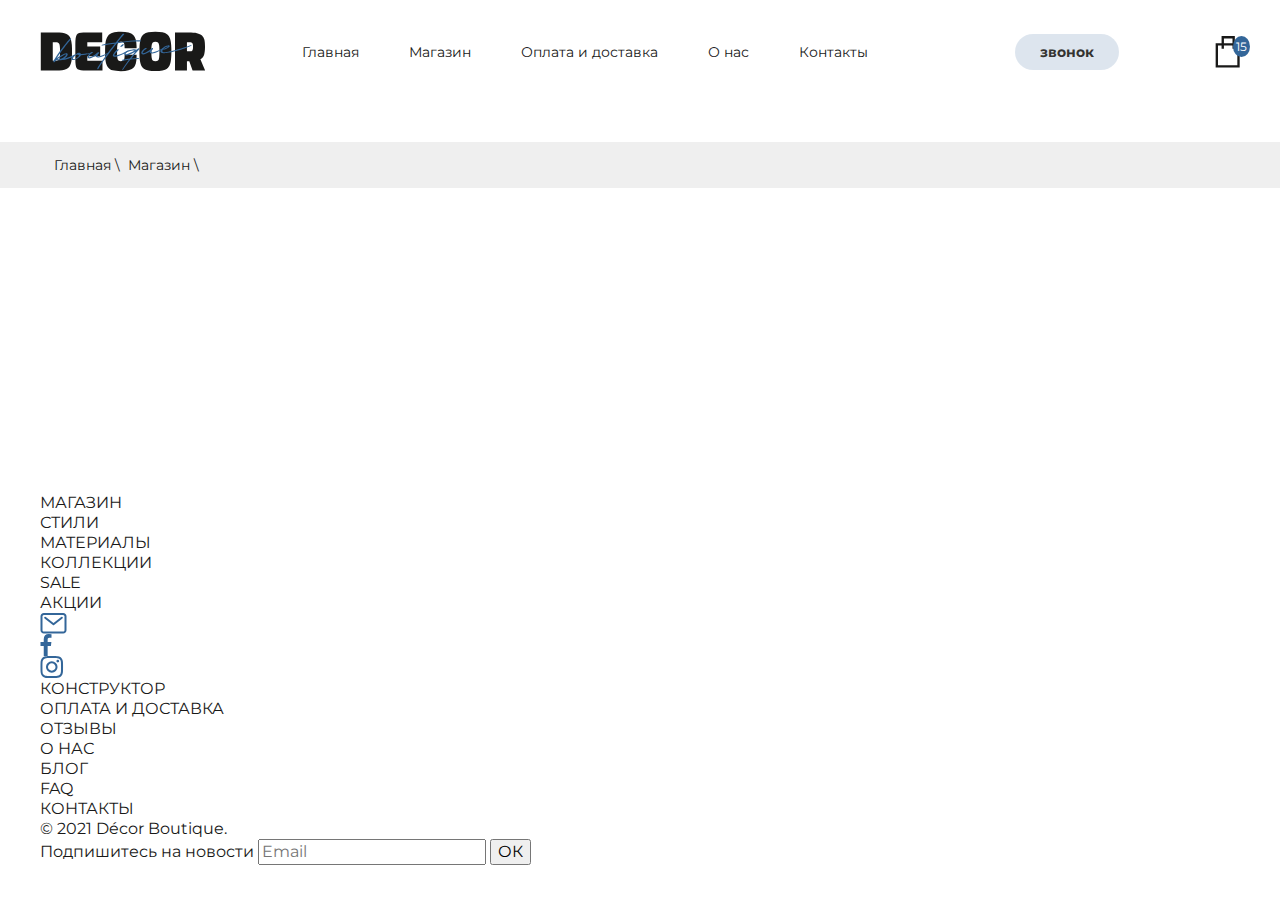
<file: page.html>
<!DOCTYPE html>
<html lang="ru">

<head>
  <meta charset="UTF-8">
  <meta name="viewport" content="width=device-width, initial-scale=1.0">
  <title>Decor</title>
  <link rel="preconnect" href="https://fonts.gstatic.com">
  <link href="https://fonts.googleapis.com/css2?family=Montserrat:wght@400;500;600;700&display=swap" rel="stylesheet">
  <link rel="stylesheet" href="css/style.min.css">
</head>

<body>

  <div class="wrapper">

    <header class="header header-breadcrumbs">
      <div class="container">
        <div class="header__inner">
          <a class="header__logo" href="#">
            <img src="images/header-logo.svg" alt="logo">
          </a>
          <nav class="header__menu">
            <ul class="header__list">
              <li class="header__list-item">
                <a class="header__list-link" href="#">Главная</a>
              </li>
              <li class="header__list-item">
                <a class="header__list-link" href="shop.html">Магазин</a>
              </li>
              <li class="header__list-item">
                <a class="header__list-link" href="#">Оплата и доставка</a>
              </li>
              <li class="header__list-item">
                <a class="header__list-link" href="#">О нас</a>
              </li>
              <li class="header__list-item">
                <a class="header__list-link" href="#">Контакты</a>
              </li>
            </ul>
          </nav>
          <a class="header__phone" href="tel:+79001252256">+7(900) 125-22-56</a>
          <button class="header__btn" type="submit">Заказать звонок</button>
          <button class="header__mob-btn" type="submit">звонок</button>
          <div class="header__basket">
            <a class="header__basket-box" href="#">
              <span>15</span>
            </a>
          </div>
          <div class="header__mobile-btn">
            <img class="header__btn-img" src="images/burger.svg" alt="">
          </div>
        </div>
      </div>

      <!-- ----------------------------------------------------------------------------- -->
      <div class="header__mobile">
        <div class="header__mobile-inner">
          <a class="header__logo" href="#">
            <img src="images/header-logo.svg" alt="logo">
          </a>
          <a class="header__phone-mob" href="tel:+79001252256">+7(900) 125-22-56</a>
          <button class="header__btn-mob" type="submit">звонок</button>
          <div class="header__basket">
            <a class="header__basket-box" href="#">
              <span>15</span>
            </a>
          </div>
          <div class="header__mobile-cross">
            <img class="header__img-cross" src="images/mobile-cross.svg" alt="">
          </div>
        </div>
        <nav class="header__mob-menu">
          <ul class="header__list-mob">
            <li class="header__mob-item">
              <a class="header__mob-link" href=" #">Главная</a>
            </li>
            <li class="header__mob-item">
              <a class="header__mob-link" href=" #">Магазин</a>
            </li>   
            <li class="header__mob-item">
              <a class="header__mob-link" href=" #">Оплата и доставка</a>
            </li>
            <li class="header__mob-item">
              <a class="header__mob-link" href=" #">О нас</a>
            </li>
            <li class="header__mob-item">
              <a class="header__mob-link" href=" #">Контакты</a>
            </li>
          </ul>
        </nav>
        <a class="header__phone-mob header__phone-mob--down" href="tel:+79001252256">+7(900) 125-22-56</a>
        <button class="header__btn-mob header__btn-mob--down" type="submit">звонок</button>
      </div>

<!-- -------------------------------------------------------------------------------- -->
    </header>

    <main class="main">

      <div class="breadcrumbs">
        <div class="container">
          <ul class="breadcrumbs__list">
            <li class="breadcrumbs__item">
              <a class="breadcrumbs__link" href="#">Главная  \</a>
            </li>
            <li class="breadcrumbs__item">
              <a class="breadcrumbs__link" href="#">Магазин \</a>
            </li>
          </ul>
        </div>
      </div>

    </main>


    <footer class="footer">
      <div class="container">
        <div class="footer__wrapper">
          <div class="footer-top">
            <div class="footer-top__inner">
              <nav class="footer-top__shop">
                <ul class="footer-top__shop-list">
                  <li class="footer-top__shop-item">
                    <a class="footer-top__shop-link" href="shop.html">
                      МАГАЗИН
                    </a>
                  </li>
                  <li class="footer-top__shop-item">
                    <a class="footer-top__shop-link" href="#">
                      СТИЛИ
                    </a>
                  </li>
                  <li class="footer-top__shop-item">
                    <a class="footer-top__shop-link" href="#">
                      МАТЕРИАЛЫ
                    </a>
                  </li>
                  <li class="footer-top__shop-item">
                    <a class="footer-top__shop-link" href="#">
                      КОЛЛЕКЦИИ
                    </a>
                  </li>
                  <li class="footer-top__shop-item">
                    <a class="footer-top__shop-link" href="#">
                      SALE
                    </a>
                  </li>
                  <li class="footer-top__shop-item">
                    <a class="footer-top__shop-link" href="#">
                      АКЦИИ
                    </a>
                  </li>
                </ul>
              </nav>
              <div class="footer-top__social">
                <ul class="footer-top__social-list">
                  <li class="footer-top__social-item">
                    <a href="#" class="footer-top__social-link" href="#">
                      <img class="footer-top__social-img" src="images/footer-mail.svg" alt="e-mail">
                    </a>
                  </li>
                  <li class="footer-top__social-item">
                    <a href="#" class="footer-top__social-link" href="#">
                      <img class="footer-top__social-img" src="images/footer-fb.svg" alt="facebook">
                    </a>
                  </li>
                  <li class="footer-top__social-item">
                    <a href="#" class="footer-top__social-link" href="#">
                      <img class="footer-top__social-img" src="images/footer-insta.svg" alt="instagram">
                    </a>
                  </li>
                </ul>
              </div>
              <nav class="footer-top__about">
                <ul class="footer-top__about-list">
                  <li class="footer-top__about-item">
                    <a class="footer-top__about-link" href="#">
                      КОНСТРУКТОР
                    </a>
                  </li>
                  <li class="footer-top__about-item">
                    <a class="footer-top__about-link" href="#">
                      ОПЛАТА И ДОСТАВКА
                    </a>
                  </li>
                  <li class="footer-top__about-item">
                    <a class="footer-top__about-link" href="#">
                      ОТЗЫВЫ
                    </a>
                  </li>
                  <li class="footer-top__about-item">
                    <a class="footer-top__about-link" href="#">
                      О НАС
                    </a>
                  </li>
                  <li class="footer-top__about-item">
                    <a class="footer-top__about-link" href="#">
                      БЛОГ
                    </a>
                  </li>
                  <li class="footer-top__about-item">
                    <a class="footer-top__about-link" href="#">
                      FAQ
                    </a>
                  </li>
                  <li class="footer-top__about-item">
                    <a class="footer-top__about-link" href="#">
                      КОНТАКТЫ
                    </a>
                  </li>
                </ul>
              </nav>

            </div>
          </div>
          <div class="footer-bottom">
            <div class="footer-bottom__copyright">
              © 2021 Décor Boutique.
            </div>
            <div class="footer-bottom__form-input">
              <label class="footer-bottom__text">Подпишитесь на новости
                <input class="footer-bottom__input" type="text" placeholder="Email">
                <button class="footer-bottom__btn" type="submit">ОК</button>
              </label>
            </div>
          </div>
        </div>
      </div>
    </footer>
  </div>



  <script src="js/main.min.js"></script>
</body>

</html>
</file>
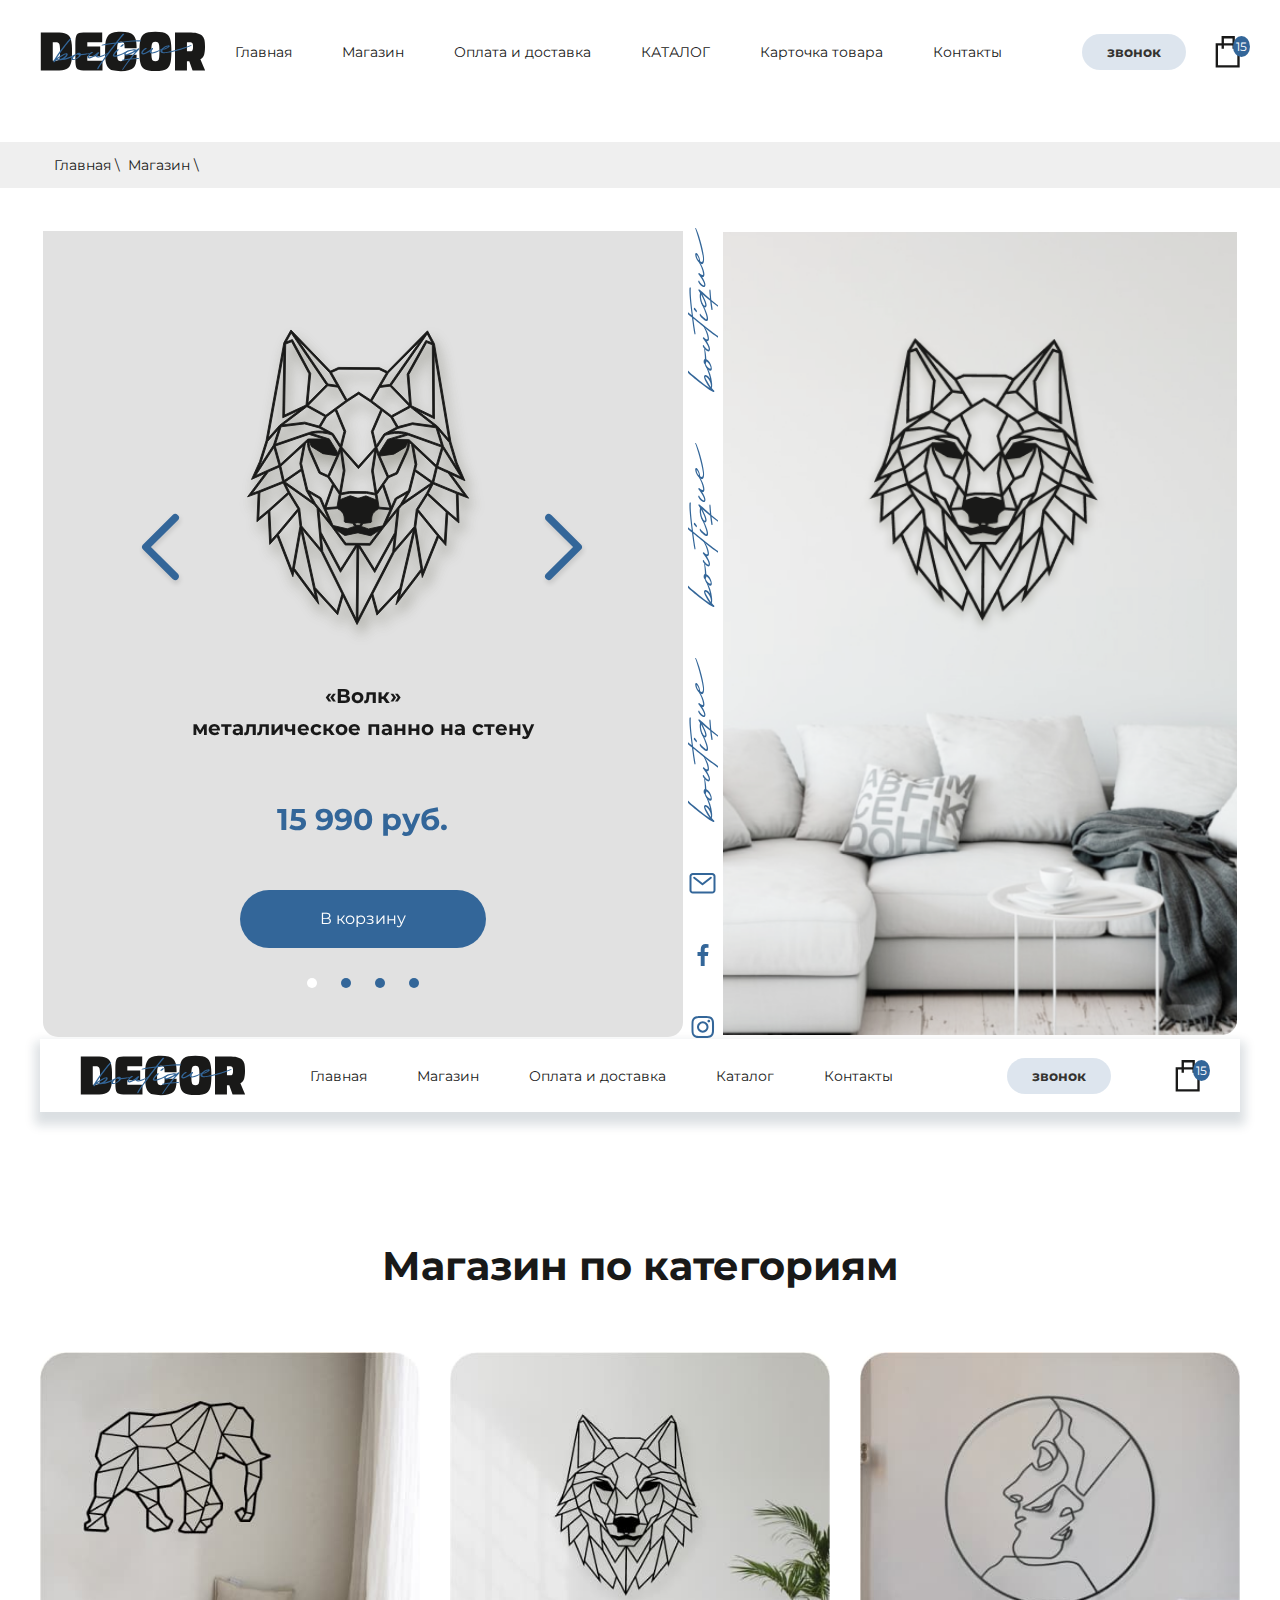
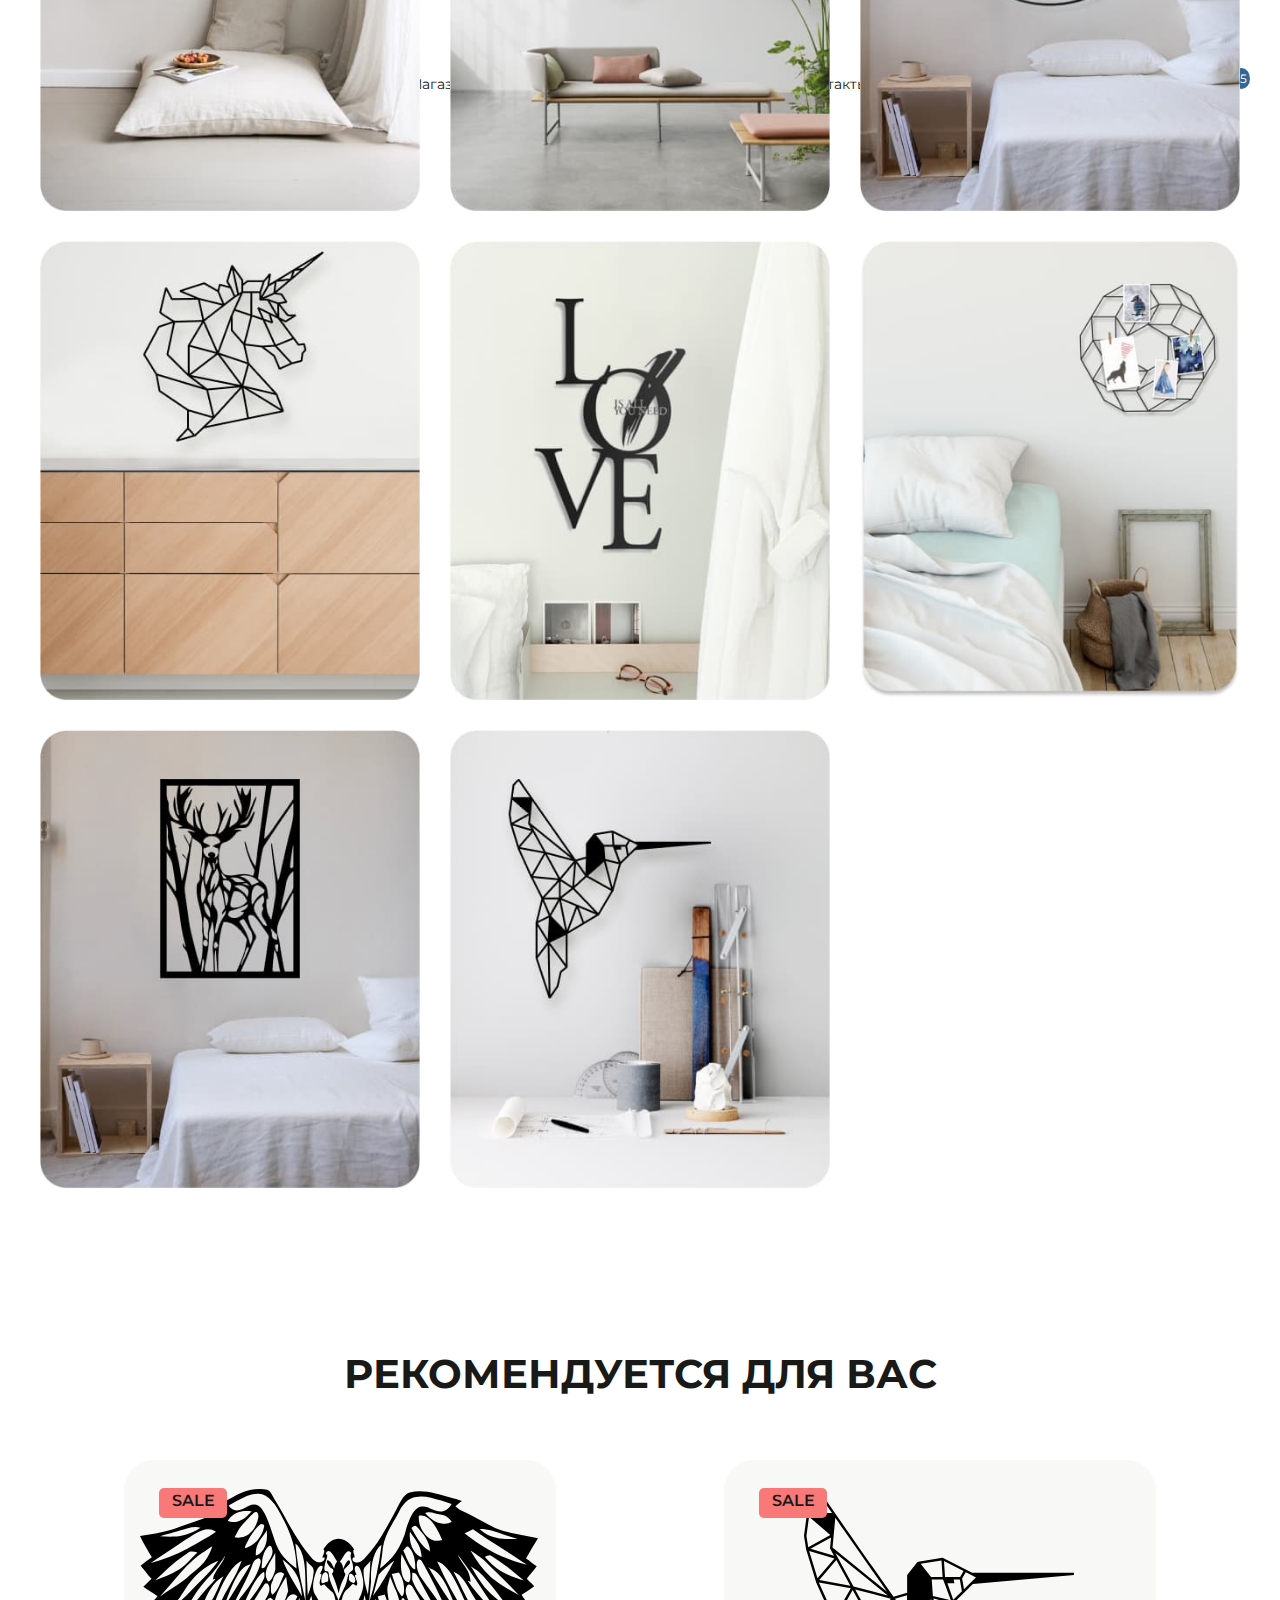
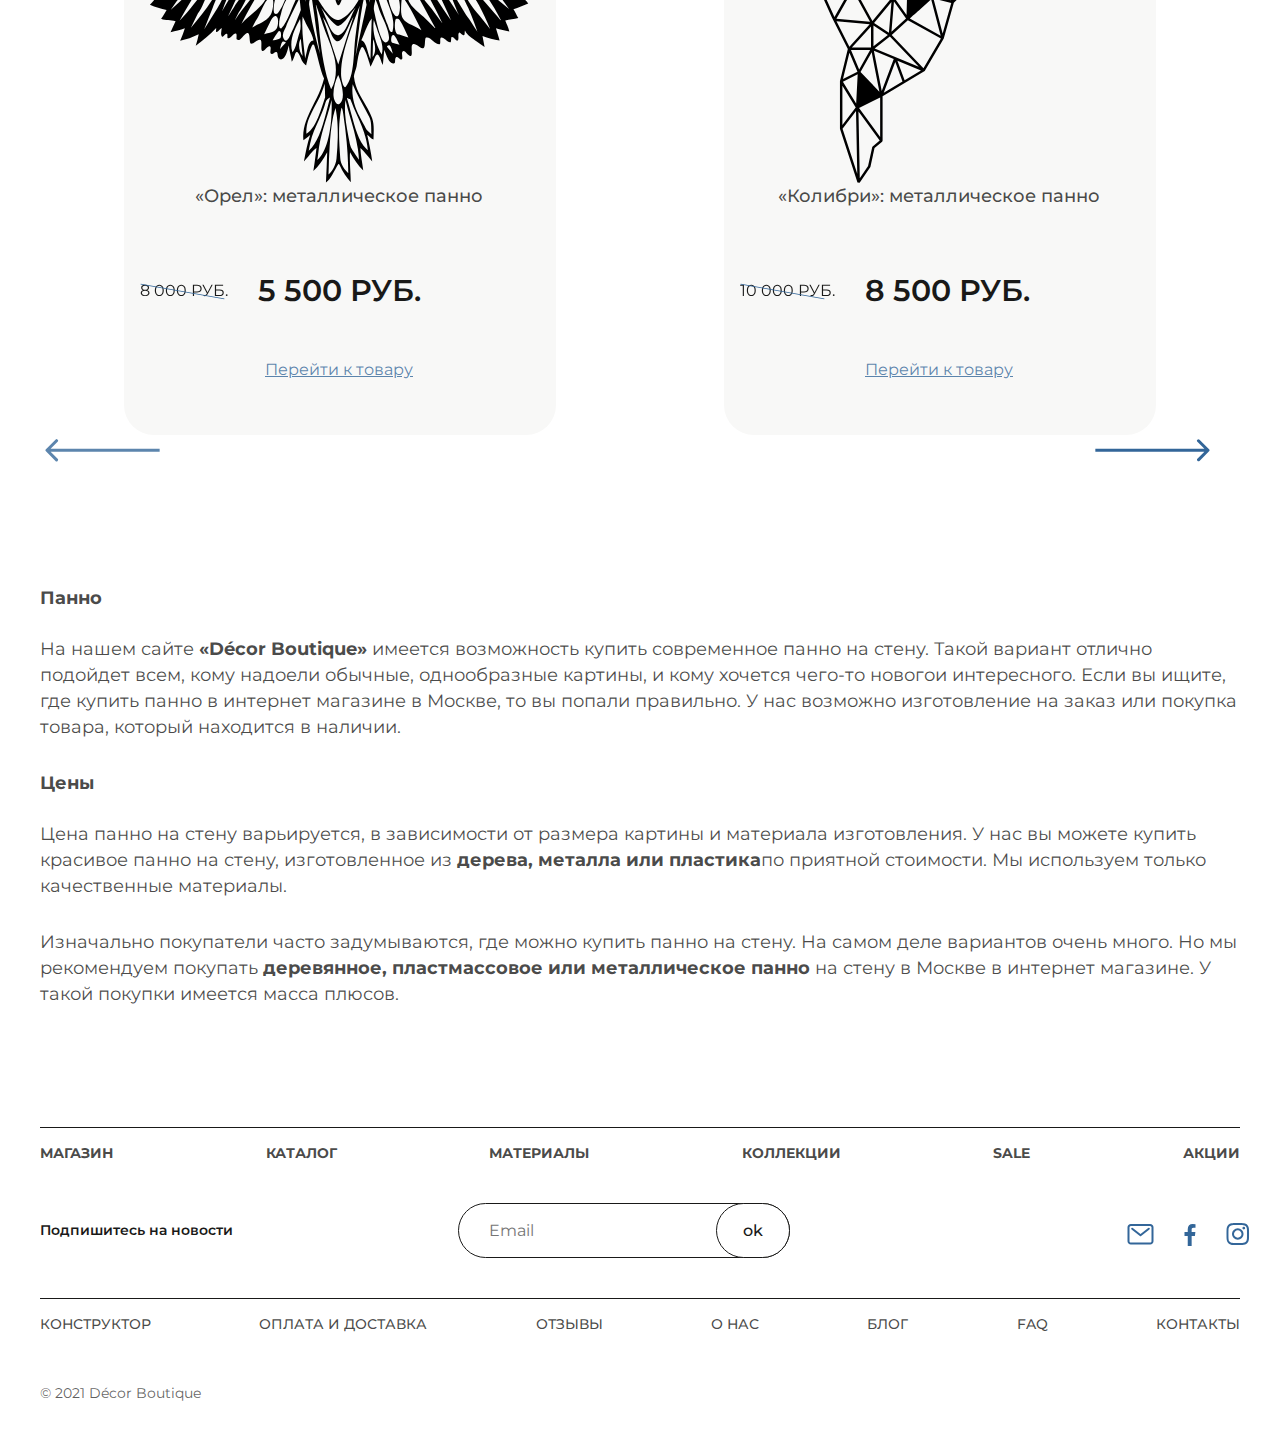
<file: shop.html>
<!DOCTYPE html>
<html lang="ru">

<head>
  <meta charset="UTF-8">
  <meta name="viewport" content="width=device-width, initial-scale=1.0">
  <title>Decor-Shop</title>
  <link rel="preconnect" href="https://fonts.gstatic.com">
  <link href="https://fonts.googleapis.com/css2?family=Montserrat:wght@400;500;600;700&display=swap" rel="stylesheet">
  <link rel="stylesheet" href="css/style.min.css">
</head>

<body>

  <div class="wrapper">

    <header class="header header-breadcrumbs">
      <div class="container">
        <div class="header__inner">
          <a class="header__logo" href="index.html">
            <img src="images/header-logo.svg" alt="logo">
          </a>
          <nav class="header__menu">
            <ul class="header__list">
              <li class="header__list-item">
                <a class="header__list-link" href="index.html">Главная</a>
              </li>
              <li class="header__list-item">
                <a class="header__list-link" href="shop.html">Магазин</a>
              </li>
              <li class="header__list-item">
                <a class="header__list-link" href="#">Оплата и доставка</a>
              </li>
              <li class="header__list-item">
                <a class="header__list-link" href="catalog.html">КАТАЛОГ</a>
              </li>
              <li class="header__list-item">
                <a class="header__list-link" href="card-product.html">Карточка товара</a>
              </li>
              <li class="header__list-item">
                <a class="header__list-link" href="contact-map.html">Контакты</a>
              </li>
            </ul>
          </nav>
          <a class="header__phone" href="tel:+79001252256">+7(900) 125-22-56</a>
          <a class="header__btn" href="tel:+79001252256" type="submit">Заказать звонок</a>
          <a class="header__mob-btn" href="tel:+79001252256" type="submit">звонок</a>
          <div class="header__basket">
            <a class="header__basket-box" href="#">
              <span>15</span>
            </a>
          </div>
          <div class="header__mobile-btn">
            <img class="header__btn-img" src="images/burger.svg" alt="">
          </div>
        </div>
      </div>

      <!-- ----------------------------------------------------------------------------- -->
      <div class="header__mobile">
        <div class="header__mobile-inner">
          <a class="header__logo" href="index.html">
            <img src="images/header-logo.svg" alt="logo">
          </a>
          <a class="header__phone-mob" href="tel:+79001252256">+7(900) 125-22-56</a>
          <a class="header__btn-mob" href="tel:+79001252256" type="submit">звонок</a>
          <div class="header__basket">
            <a class="header__basket-box" href="#">
              <span>15</span>
            </a>
          </div>
          <div class="header__mobile-cross">
            <img class="header__img-cross" src="images/mobile-cross.svg" alt="">
          </div>
        </div>
        <nav class="header__mob-menu">
          <ul class="header__list-mob">
            <li class="header__mob-item">
              <a class="header__mob-link" href="index.html">Главная</a>
            </li>
            <li class="header__mob-item">
              <a class="header__mob-link" href="shop.html">Магазин</a>
            </li>
            <li class="header__mob-item">
              <a class="header__mob-link" href=" #">Оплата и доставка</a>
            </li>
            <li class="header__mob-item">
              <a class="header__mob-link" href="catalog.html">Каталог</a>
            </li>
            <li class="header__mob-item">
              <a class="header__mob-link" href="card-product.html">Карточка товара</a>
            </li>
            <li class="header__mob-item">
              <a class="header__mob-link" href="contact-map.html">Контакты</a>
            </li>
          </ul>
        </nav>
        <a class="header__phone-mob header__phone-mob--down" href="tel:+79001252256">+7(900) 125-22-56</a>
        <a class="header__btn-mob header__btn-mob--down" href="tel:+79001252256" type="submit">звонок</a>
      </div>

      <!-- -------------------------------------------------------------------------------- -->
    </header>

    <main class="main">

      <div class="breadcrumbs">
        <div class="container">
          <ul class="breadcrumbs__list">
            <li class="breadcrumbs__item">
              <a class="breadcrumbs__link" href="#">Главная \</a>
            </li>
            <li class="breadcrumbs__item">
              <a class="breadcrumbs__link" href="#">Магазин \</a>
            </li>
          </ul>
        </div>
      </div>

      <section class="shop-slider">
        <div class="shop-slider__inner">
          <div class="shop-slider__slider">
            <div class="shop-slider__item ">
              <img class="shop-slider__img" src="images/shop-slider.svg" alt="">
              <h6 class="shop-slider__title">«Волк»<br>металлическое панно на стену</h6>
              <div class="shop-slider__price">15 990 руб.</div>
              <button class="shop-slider__btn" href="#">В корзину</button>
            </div>
            <div class="shop-slider__item ">
              <img class="shop-slider__img" src="images/shop-slider.svg" alt="">
              <h6 class="shop-slider__title">«Волк»<br>металлическое панно на стену</h6>
              <div class="shop-slider__price">15 990 руб.</div>
              <button class="shop-slider__btn" href="#">В корзину</button>
            </div>
            <div class="shop-slider__item ">
              <img class="shop-slider__img" src="images/shop-slider.svg" alt="">
              <h6 class="shop-slider__title">«Волк»<br>металлическое панно на стену</h6>
              <div class="shop-slider__price">15 990 руб.</div>
              <button class="shop-slider__btn" href="#">В корзину</button>
            </div>
            <div class="shop-slider__item ">
              <img class="shop-slider__img" src="images/shop-slider.svg" alt="">
              <h6 class="shop-slider__title">«Волк»<br>металлическое панно на стену</h6>
              <div class="shop-slider__price">15 990 руб.</div>
              <button class="shop-slider__btn" href="#">В корзину</button>
            </div>
          </div>
          <div class="shop-slider__social">
            <ul class="shop-slider__social-list">
              <li class="shop-slider__social-item">
                <a href="#" class="shop-slider__social-link" href="#">
                  <img class="shop-slider__boutique" src="images/boutique.svg" alt="logo">
                </a>
              </li>
              <li class="shop-slider__social-item">
                <a href="#" class="shop-slider__social-link" href="#">
                  <img class="shop-slider__boutique" src="images/boutique.svg" alt="logo">
                </a>
              </li>
              <li class="shop-slider__social-item">
                <a href="#" class="shop-slider__social-link" href="#">
                  <img class="shop-slider__boutique" src="images/boutique.svg" alt="logo">
                </a>
              </li>
              <li class="shop-slider__social-item">
                <a href="#" class="shop-slider__social-link" href="#">
                  <img class="shop-slider__social-img" src="images/footer-mail.svg" alt="e-mail">
                </a>
              </li>
              <li class="shop-slider__social-item">
                <a href="#" class="shop-slider__social-link" href="#">
                  <img class="shop-slider__social-img" src="images/footer-fb.svg" alt="facebook">
                </a>
              </li>
              <li class="shop-slider__social-item">
                <a href="#" class="shop-slider__social-link" href="#">
                  <img class="shop-slider__social-img" src="images/footer-insta.svg" alt="instagram">
                </a>
              </li>
            </ul>
          </div>
          <div class="shop-slider__images">
            <img class="shop-slider__img-right" src="images/shop-img.png" alt="">
            <img class="shop-slider__img992-right" src="images/shop-img992.png" alt="">
          </div>
        </div>
      </section>

      <section class=" shop-collection">
        <div class="container">
          <div class="header__inner about-header__inner">
            <a class="header__logo" href="#">
              <img src="images/header-logo.svg" alt="logo">
            </a>
            <nav class="header__menu">
              <ul class="header__list">
                <li class="header__list-item">
                  <a class="header__list-link" href="#">Главная</a>
                </li>
                <li class="header__list-item">
                  <a class="header__list-link" href="shop.html">Магазин</a>
                </li>
                <li class="header__list-item">
                  <a class="header__list-link" href="#">Оплата и доставка</a>
                </li>
                <li class="header__list-item">
                  <a class="header__list-link" href="catalog.html">Каталог</a>
                </li>
                <li class="header__list-item">
                  <a class="header__list-link" href="#">Контакты</a>
                </li>
              </ul>
            </nav>
            <a class="header__phone" href="tel:+79001252256">+7(900) 125-22-56</a>
            <button class="header__btn" type="submit">Заказать звонок</button>
            <button class="header__mob-btn" type="submit">звонок</button>
            <div class="header__basket">
              <a class="header__basket-box" href="#">
                <span>15</span>
              </a>
            </div>
            <div class="header__mobile-btn">
              <img class="header__btn-img" src="images/burger.svg" alt="">
            </div>
          </div>
        </div>
        <!-- ----------------------------------------------------------------------------- -->
        <div class="header__mobile">
          <div class="header__mobile-inner">
            <a class="header__logo" href="#">
              <img src="images/header-logo.svg" alt="logo">
            </a>
            <a class="header__phone-mob" href="tel:+79001252256">+7(900) 125-22-56</a>
            <button class="header__btn-mob" type="submit">звонок</button>
            <div class="header__basket">
              <a class="header__basket-box" href="#">
                <span>15</span>
              </a>
            </div>
            <div class="header__mobile-cross">
              <img class="header__img-cross" src="images/mobile-cross.svg" alt="">
            </div>
          </div>
          <nav class="header__mob-menu">
            <ul class="header__list-mob">
              <li class="header__mob-item">
                <a class="header__mob-link" href=" #">Главная</a>
              </li>
              <li class="header__mob-item">
                <a class="header__mob-link" href=" #">Магазин</a>
              </li>
              <li class="header__mob-item">
                <a class="header__mob-link" href=" #">Оплата и доставка</a>
              </li>
              <li class="header__mob-item">
                <a class="header__mob-link" href="catalog.html">Каталог</a>
              </li>
              <li class="header__mob-item">
                <a class="header__mob-link" href=" #">Контакты</a>
              </li>
            </ul>
          </nav>
          <a class="header__phone-mob header__phone-mob--down" href="tel:+79001252256">+7(900) 125-22-56</a>
          <button class="header__btn-mob header__btn-mob--down" type="submit">звонок</button>
        </div>

        <!-- -------------------------------------------------------------------------------- -->
        <div class="container">
          <div class="header__inner collection-header__inner">
            <a class="header__logo" href="#">
              <img src="images/header-logo.svg" alt="logo">
            </a>
            <nav class="header__menu">
              <ul class="header__list">
                <li class="header__list-item">
                  <a class="header__list-link" href="#">Главная</a>
                </li>
                <li class="header__list-item">
                  <a class="header__list-link" href="shop.html">Магазин</a>
                </li>
                <li class="header__list-item">
                  <a class="header__list-link" href="#">Оплата и доставка</a>
                </li>
                <li class="header__list-item">
                  <a class="header__list-link" href="#">О нас</a>
                </li>
                <li class="header__list-item">
                  <a class="header__list-link" href="#">Контакты</a>
                </li>
              </ul>
            </nav>
            <a class="header__phone" href="tel:+79001252256">+7(900) 125-22-56</a>
            <button class="header__btn" type="submit">Заказать звонок</button>
            <button class="header__mob-btn" type="submit">звонок</button>
            <div class="header__basket">
              <a class="header__basket-box" href="#">
                <span>15</span>
              </a>
            </div>
            <div class="header__mobile-btn">
              <img class="header__btn-img" src="images/burger.svg" alt="">
            </div>
          </div>
        </div>

        <div class="container">
          <h2 class="section-title shop-title">Магазин по категориям</h2>
          <div class="collection__box">
            <a class="collection__item" href="#">
              <img class="collection__images" src="images/collection/collection-1.jpg" alt="">
              <div class="collection__info">
                <div class="collection__text">Карты мира</div>
              </div>
            </a>
            <a class="collection__item" href="#">
              <img class="collection__images" src="images/collection/collection-2.jpg" alt="">
              <div class="collection__info">
                <div class="collection__text">Животные</div>
              </div>
            </a>
            <a class="collection__item" href="#">
              <img class="collection__images" src="images/collection/collection-3.jpg" alt="">
              <div class="collection__info">
                <div class="collection__text">Часы</div>
              </div>
            </a>
            <a class="collection__item" href="#">
              <img class="collection__images" src="images/collection/collection-4.jpg" alt="">
              <div class="collection__info">
                <div class="collection__text">Этнические маски</div>
              </div>
            </a>
            <a class="collection__item" href="#">
              <img class="collection__images" src="images/collection/collection-5.jpg" alt="">
              <div class="collection__info">
                <div class="collection__text">Надписи</div>
              </div>
            </a>
            <a class="collection__item" href="#">
              <img class="collection__images" src="images/collection/collection-6.jpg" alt="">
              <div class="collection__info">
                <div class="collection__text">Мудборды</div>
              </div>
            </a>
            <a class="collection__item" href="#">
              <img class="collection__images" src="images/collection/collection-7.jpg" alt="">
              <div class="collection__info">
                <div class="collection__text">Фоторамки</div>
              </div>
            </a>
            <a class="collection__item" href="#">
              <img class="collection__images" src="images/collection/collection-8.jpg" alt="">
              <div class="collection__info">
                <div class="collection__text">Геометрия</div>
              </div>
            </a>
          </div>
        </div>
      </section>

      <section class="sale">
        <div class="container">
          <h2 class="section-title collection-title">РЕКОМЕНДУЕТСЯ ДЛЯ ВАС</h2>
          <div class="sale-slider">
            <div class="sale-slider__item ">
              <div class="sale-slider__item-wrapper">
                <a class="sale-slider__product " href="#">
                  <div class="sale-slider__product-sale">SALE</div>
                  <img class="sale-slider__img" src="images/sale/sale-1.svg" alt="">
                  <h6 class="sale-slider__title">«Орел»: металлическое панно</h6>
                  <div class="sale-slider__price">
                    <div class="sale-slider__price-old">8 000 РУБ.</div>
                    <div class="sale-slider__price-new">5 500 РУБ.</div>
                  </div>
                </a>
                <a class="sale-slider__over" href="#">Перейти к товару</a>
              </div>
            </div>
            <div class="sale-slider__item ">
              <div class="sale-slider__item-wrapper">
                <a class="sale-slider__product " href="#">
                  <div class="sale-slider__product-sale">SALE</div>
                  <img class="sale-slider__img" src="images/sale/sale-2.svg" alt="">
                  <h6 class="sale-slider__title">«Колибри»: металлическое панно
                  </h6>
                  <div class="sale-slider__price">
                    <div class="sale-slider__price-old">10 000 РУБ.</div>
                    <div class="sale-slider__price-new">8 500 РУБ.</div>
                  </div>
                </a>
                <a class="sale-slider__over" href="#">Перейти к товару</a>
              </div>
            </div>
            <div class="sale-slider__item ">
              <div class="sale-slider__item-wrapper">
                <a class="sale-slider__product " href="#">
                  <div class="sale-slider__product-sale">SALE</div>
                  <img class="sale-slider__img" src="images/sale/sale-3.svg" alt="">
                  <h6 class="sale-slider__title">«Волк»: металлическое панно
                  </h6>
                  <div class="sale-slider__price">
                    <div class="sale-slider__price-old">10 000 РУБ.</div>
                    <div class="sale-slider__price-new">7 300 РУБ.</div>
                  </div>
                </a>
                <a class="sale-slider__over" href="#">Перейти к товару</a>
              </div>
            </div>
            <div class="sale-slider__item ">
              <div class="sale-slider__item-wrapper">
                <a class="sale-slider__product " href="#">
                  <div class="sale-slider__product-sale">SALE</div>
                  <img class="sale-slider__img" src="images/sale/sale-1.svg" alt="">
                  <h6 class="sale-slider__title">«Орел»: металлическое панно</h6>
                  <div class="sale-slider__price">
                    <div class="sale-slider__price-old">8 000 РУБ.</div>
                    <div class="sale-slider__price-new">5 500 РУБ.</div>
                  </div>
                </a>
                <a class="sale-slider__over" href="#">Перейти к товару</a>
              </div>
            </div>
            <div class="sale-slider__item ">
              <div class="sale-slider__item-wrapper">
                <a class="sale-slider__product " href="#">
                  <div class="sale-slider__product-sale">SALE</div>
                  <img class="sale-slider__img" src="images/sale/sale-2.svg" alt="">
                  <h6 class="sale-slider__title">«Колибри»: металлическое панно
                  </h6>
                  <div class="sale-slider__price">
                    <div class="sale-slider__price-old">10 000 РУБ.</div>
                    <div class="sale-slider__price-new">8 500 РУБ.</div>
                  </div>
                </a>
                <a class="sale-slider__over" href="#">Перейти к товару</a>
              </div>
            </div>
            <div class="sale-slider__item ">
              <div class="sale-slider__item-wrapper">
                <a class="sale-slider__product " href="#">
                  <div class="sale-slider__product-sale">SALE</div>
                  <img class="sale-slider__img" src="images/sale/sale-3.svg" alt="">
                  <h6 class="sale-slider__title">««Волк»: металлическое панно
                  </h6>
                  <div class="sale-slider__price">
                    <div class="sale-slider__price-old">8 000 РУБ.</div>
                    <div class="sale-slider__price-new">5 500 РУБ.</div>
                  </div>
                </a>
                <a class="sale-slider__over" href="#">Перейти к товару</a>
              </div>
            </div>
            <div class="sale-slider__item ">
              <div class="sale-slider__item-wrapper">
                <a class="sale-slider__product " href="#">
                  <div class="sale-slider__product-sale">SALE</div>
                  <img class="sale-slider__img" src="images/sale/sale-1.svg" alt="">
                  <h6 class="sale-slider__title">«Орел»: металлическое панно</h6>
                  <div class="sale-slider__price">
                    <div class="sale-slider__price-old">8 000 РУБ.</div>
                    <div class="sale-slider__price-new">5 500 РУБ.</div>
                  </div>
                </a>
                <a class="sale-slider__over" href="#">Перейти к товару</a>
              </div>
            </div>
            <div class="sale-slider__item ">
              <div class="sale-slider__item-wrapper">
                <a class="sale-slider__product " href="#">
                  <div class="sale-slider__product-sale">SALE</div>
                  <img class="sale-slider__img" src="images/sale/sale-2.svg" alt="">
                  <h6 class="sale-slider__title">«Колибри»: металлическое панно </h6>
                  <div class="sale-slider__price">
                    <div class="sale-slider__price-old">10 000 РУБ.</div>
                    <div class="sale-slider__price-new">8 500 РУБ.</div>
                  </div>
                </a>
                <a class="sale-slider__over" href="#">Перейти к товару</a>
              </div>
            </div>

          </div>
        </div>
      </section>

      <section class="views">
        <div class="container">
          <h4 class="views__title">Панно</h4>
          <p class="views__text">
            На нашем сайте <span>«Décor Boutique»</span> имеется возможность купить современное панно на стену. Такой
            вариант отлично подойдет всем, кому надоели обычные, однообразные картины, и кому хочется чего-то новогои
            интересного. Если вы ищите, где купить панно в интернет магазине в Москве, то вы попали правильно. У нас
            возможно изготовление на заказ или покупка товара, который находится в наличии.
          </p>
          <h4 class="views__title">Цены</h4>
          <p class="views__text">
            Цена панно на стену варьируется, в зависимости от размера картины и материала изготовления. У нас вы можете
            купить красивое панно на стену, изготовленное из <span>дерева, металла или пластика</span>по приятной
            стоимости. Мы используем только качественные материалы.
          </p>
          <p class="views__text">
            Изначально покупатели часто задумываются, где можно купить панно на стену. На самом деле вариантов очень
            много. Но мы рекомендуем покупать <span>деревянное, пластмассовое или металлическое панно</span> на стену в
            Москве в интернет магазине. У такой покупки имеется масса плюсов.
          </p>
        </div>
      </section>

    </main>


    <footer class="footer">
      <div class="container">
        <div class="footer__inner">
          <div class="footer__shop">
            <nav class="footer__top-shop">
              <ul class="footer__shop-list">
                <li class="footer__shop-item">
                  <a class="footer__shop-link" href="shop.html">
                    МАГАЗИН
                  </a>
                </li>
                <li class="footer__shop-item">
                  <a class="footer__shop-link" href="catalog.html">
                    КАТАЛОГ
                  </a>
                </li>
                <li class="footer__shop-item">
                  <a class="footer__shop-link" href="#">
                    МАТЕРИАЛЫ
                  </a>
                </li>
                <li class="footer__shop-item">
                  <a class="footer__shop-link" href="catalog.html">
                    КОЛЛЕКЦИИ
                  </a>
                </li>
                <li class="footer__shop-item">
                  <a class="footer__shop-link" href="#">
                    SALE
                  </a>
                </li>
                <li class="footer__shop-item">
                  <a class="footer__shop-link" href="#">
                    АКЦИИ
                  </a>
                </li>
              </ul>
            </nav>
    
          </div>
          <div class="footer__social">
            <ul class="footer__social-list">
              <li class="footer__social-item">
                <a class="footer__social-link" href="mailto:info@gmail.com">
                  <img class="footer__social-img" src="images/footer-mail.svg" alt="e-mail">
                </a>
              </li>
              <li class="footer__social-item footer__social-line">
                <a class="footer__social-link" href="#">
                  <img class="footer__social-img" src="images/footer-fb.svg" alt="facebook">
                </a>
              </li>
              <li class="footer__social-item">
                <a class="footer__social-link" href="#">
                  <img class="footer__social-img" src="images/footer-insta.svg" alt="instagram">
                </a>
              </li>
            </ul>
          </div>
          <div class="footer__about">
            <nav class="footer__top-about">
              <ul class="footer__about-list">
                <li class="footer__about-item">
                  <a class="footer__about-link" href="#">
                    КОНСТРУКТОР
                  </a>
                </li>
                <li class="footer__about-item">
                  <a class="footer__about-link" href="#">
                    ОПЛАТА И ДОСТАВКА
                  </a>
                </li>
                <li class="footer__about-item">
                  <a class="footer__about-link" href="#">
                    ОТЗЫВЫ
                  </a>
                </li>
                <li class="footer__about-item">
                  <a class="footer__about-link" href="#">
                    О НАС
                  </a>
                </li>
                <li class="footer__about-item">
                  <a class="footer__about-link" href="#">
                    БЛОГ
                  </a>
                </li>
                <li class="footer__about-item">
                  <a class="footer__about-link" href="FAQ.html">
                    FAQ
                  </a>
                </li>
                <li class="footer__about-item">
                  <a class="footer__about-link" href="contact-map.html">
                    КОНТАКТЫ
                  </a>
                </li>
              </ul>
            </nav>
            <div class="footer__form-input">
              <div class="footer__form-title">
                Подпишитесь на новости
              </div>
              <form>
                <input class="footer__input" type="text" placeholder="Email" required>
                <button class="footer__btn" type="submit">ok</button>
              </form>
            </div>
          </div>
        </div>
        <div class="footer__copyright">
          © 2021 Décor Boutique
        </div>
      </div>
    </footer>
  </div>



  <script src="js/main.min.js"></script>
</body>

</html>
</file>
<file: css/style.min.css>
html{-webkit-box-sizing:border-box;box-sizing:border-box}*,*::after,*::before{-webkit-box-sizing:inherit;box-sizing:inherit}ul[class],ol[class]{padding:0}body,h1,h2,h3,h4,h5,h6,p,ul,ol,li,figure,figcaption,blockquote,dl,dd{margin:0;font-size:inherit}ul[class]{list-style:none}img{max-width:100%;display:block}input,button,textarea,select{font:inherit}a{text-decoration:none;color:inherit}.slick-slider{position:relative;display:block;-webkit-box-sizing:border-box;box-sizing:border-box;-webkit-touch-callout:none;-webkit-user-select:none;-moz-user-select:none;-ms-user-select:none;user-select:none;-ms-touch-action:pan-y;touch-action:pan-y;-webkit-tap-highlight-color:transparent}.slick-list{position:relative;overflow:hidden;display:block;margin:0;padding:0}.slick-list:focus{outline:none}.slick-list.dragging{cursor:pointer;cursor:hand}.slick-slider .slick-track,.slick-slider .slick-list{-webkit-transform:translate3d(0, 0, 0);-ms-transform:translate3d(0, 0, 0);transform:translate3d(0, 0, 0)}.slick-track{position:relative;left:0;top:0;display:block;margin-left:auto;margin-right:auto}.slick-track:before,.slick-track:after{content:"";display:table}.slick-track:after{clear:both}.slick-loading .slick-track{visibility:hidden}.slick-slide{float:left;height:100%;min-height:1px;display:none}[dir="rtl"] .slick-slide{float:right}.slick-slide img{display:block}.slick-slide.slick-loading img{display:none}.slick-slide.dragging img{pointer-events:none}.slick-initialized .slick-slide{display:block}.slick-loading .slick-slide{visibility:hidden}.slick-vertical .slick-slide{display:block;height:auto;border:1px solid transparent}.slick-arrow.slick-hidden{display:none}body.compensate-for-scrollbar{overflow:hidden}.fancybox-active{height:auto}.fancybox-is-hidden{left:-9999px;margin:0;position:absolute !important;top:-9999px;visibility:hidden}.fancybox-container{-webkit-backface-visibility:hidden;height:100%;left:0;outline:none;position:fixed;-webkit-tap-highlight-color:transparent;top:0;-ms-touch-action:manipulation;touch-action:manipulation;-webkit-transform:translateZ(0);transform:translateZ(0);width:100%;z-index:99992}.fancybox-container *{-webkit-box-sizing:border-box;box-sizing:border-box}.fancybox-outer,.fancybox-inner,.fancybox-bg,.fancybox-stage{bottom:0;left:0;position:absolute;right:0;top:0}.fancybox-outer{-webkit-overflow-scrolling:touch;overflow-y:auto}.fancybox-bg{background:#1e1e1e;opacity:0;-webkit-transition-duration:inherit;-o-transition-duration:inherit;transition-duration:inherit;-webkit-transition-property:opacity;-o-transition-property:opacity;transition-property:opacity;-webkit-transition-timing-function:cubic-bezier(0.47, 0, 0.74, 0.71);-o-transition-timing-function:cubic-bezier(0.47, 0, 0.74, 0.71);transition-timing-function:cubic-bezier(0.47, 0, 0.74, 0.71)}.fancybox-is-open .fancybox-bg{opacity:.9;-webkit-transition-timing-function:cubic-bezier(0.22, 0.61, 0.36, 1);-o-transition-timing-function:cubic-bezier(0.22, 0.61, 0.36, 1);transition-timing-function:cubic-bezier(0.22, 0.61, 0.36, 1)}.fancybox-infobar,.fancybox-toolbar,.fancybox-caption,.fancybox-navigation .fancybox-button{direction:ltr;opacity:0;position:absolute;-webkit-transition:opacity .25s ease, visibility 0s ease .25s;-o-transition:opacity .25s ease, visibility 0s ease .25s;transition:opacity .25s ease, visibility 0s ease .25s;visibility:hidden;z-index:99997}.fancybox-show-infobar .fancybox-infobar,.fancybox-show-toolbar .fancybox-toolbar,.fancybox-show-caption .fancybox-caption,.fancybox-show-nav .fancybox-navigation .fancybox-button{opacity:1;-webkit-transition:opacity .25s ease 0s, visibility 0s ease 0s;-o-transition:opacity .25s ease 0s, visibility 0s ease 0s;transition:opacity .25s ease 0s, visibility 0s ease 0s;visibility:visible}.fancybox-infobar{color:#ccc;font-size:13px;-webkit-font-smoothing:subpixel-antialiased;height:44px;left:0;line-height:44px;min-width:44px;mix-blend-mode:difference;padding:0 10px;pointer-events:none;top:0;-webkit-touch-callout:none;-webkit-user-select:none;-moz-user-select:none;-ms-user-select:none;user-select:none}.fancybox-toolbar{right:0;top:0}.fancybox-stage{direction:ltr;overflow:visible;-webkit-transform:translateZ(0);transform:translateZ(0);z-index:99994}.fancybox-is-open .fancybox-stage{overflow:hidden}.fancybox-slide{-webkit-backface-visibility:hidden;display:none;height:100%;left:0;outline:none;overflow:auto;-webkit-overflow-scrolling:touch;padding:44px;position:absolute;text-align:center;top:0;-webkit-transition-property:opacity, -webkit-transform;transition-property:opacity, -webkit-transform;-o-transition-property:transform, opacity;transition-property:transform, opacity;transition-property:transform, opacity, -webkit-transform;white-space:normal;width:100%;z-index:99994}.fancybox-slide::before{content:'';display:inline-block;font-size:0;height:100%;vertical-align:middle;width:0}.fancybox-is-sliding .fancybox-slide,.fancybox-slide--previous,.fancybox-slide--current,.fancybox-slide--next{display:block}.fancybox-slide--image{overflow:hidden;padding:44px 0}.fancybox-slide--image::before{display:none}.fancybox-slide--html{padding:6px}.fancybox-content{background:#fff;display:inline-block;margin:0;max-width:100%;overflow:auto;-webkit-overflow-scrolling:touch;padding:44px;position:relative;text-align:left;vertical-align:middle}.fancybox-slide--image .fancybox-content{-webkit-animation-timing-function:cubic-bezier(0.5, 0, 0.14, 1);animation-timing-function:cubic-bezier(0.5, 0, 0.14, 1);-webkit-backface-visibility:hidden;background:transparent;background-repeat:no-repeat;background-size:100% 100%;left:0;max-width:none;overflow:visible;padding:0;position:absolute;top:0;-ms-transform-origin:top left;-webkit-transform-origin:top left;transform-origin:top left;-webkit-transition-property:opacity, -webkit-transform;transition-property:opacity, -webkit-transform;-o-transition-property:transform, opacity;transition-property:transform, opacity;transition-property:transform, opacity, -webkit-transform;-webkit-user-select:none;-moz-user-select:none;-ms-user-select:none;user-select:none;z-index:99995}.fancybox-can-zoomOut .fancybox-content{cursor:-webkit-zoom-out;cursor:zoom-out}.fancybox-can-zoomIn .fancybox-content{cursor:-webkit-zoom-in;cursor:zoom-in}.fancybox-can-swipe .fancybox-content,.fancybox-can-pan .fancybox-content{cursor:-webkit-grab;cursor:grab}.fancybox-is-grabbing .fancybox-content{cursor:-webkit-grabbing;cursor:grabbing}.fancybox-container [data-selectable='true']{cursor:text}.fancybox-image,.fancybox-spaceball{background:transparent;border:0;height:100%;left:0;margin:0;max-height:none;max-width:none;padding:0;position:absolute;top:0;-webkit-user-select:none;-moz-user-select:none;-ms-user-select:none;user-select:none;width:100%}.fancybox-spaceball{z-index:1}.fancybox-slide--video .fancybox-content,.fancybox-slide--map .fancybox-content,.fancybox-slide--pdf .fancybox-content,.fancybox-slide--iframe .fancybox-content{height:100%;overflow:visible;padding:0;width:100%}.fancybox-slide--video .fancybox-content{background:#000}.fancybox-slide--map .fancybox-content{background:#e5e3df}.fancybox-slide--iframe .fancybox-content{background:#fff}.fancybox-video,.fancybox-iframe{background:transparent;border:0;display:block;height:100%;margin:0;overflow:hidden;padding:0;width:100%}.fancybox-iframe{left:0;position:absolute;top:0}.fancybox-error{background:#fff;cursor:default;max-width:400px;padding:40px;width:100%}.fancybox-error p{color:#444;font-size:16px;line-height:20px;margin:0;padding:0}.fancybox-button{background:rgba(30,30,30,0.6);border:0;border-radius:0;-webkit-box-shadow:none;box-shadow:none;cursor:pointer;display:inline-block;height:44px;margin:0;padding:10px;position:relative;-webkit-transition:color .2s;-o-transition:color .2s;transition:color .2s;vertical-align:top;visibility:inherit;width:44px}.fancybox-button,.fancybox-button:visited,.fancybox-button:link{color:#ccc}.fancybox-button:hover{color:#fff}.fancybox-button:focus{outline:none}.fancybox-button.fancybox-focus{outline:1px dotted}.fancybox-button[disabled],.fancybox-button[disabled]:hover{color:#888;cursor:default;outline:none}.fancybox-button div{height:100%}.fancybox-button svg{display:block;height:100%;overflow:visible;position:relative;width:100%}.fancybox-button svg path{fill:currentColor;stroke-width:0}.fancybox-button--play svg:nth-child(2),.fancybox-button--fsenter svg:nth-child(2){display:none}.fancybox-button--pause svg:nth-child(1),.fancybox-button--fsexit svg:nth-child(1){display:none}.fancybox-progress{background:#ff5268;height:2px;left:0;position:absolute;right:0;top:0;-ms-transform:scaleX(0);-webkit-transform:scaleX(0);transform:scaleX(0);-ms-transform-origin:0;-webkit-transform-origin:0;transform-origin:0;-webkit-transition-property:-webkit-transform;transition-property:-webkit-transform;-o-transition-property:transform;transition-property:transform;transition-property:transform, -webkit-transform;-webkit-transition-timing-function:linear;-o-transition-timing-function:linear;transition-timing-function:linear;z-index:99998}.fancybox-close-small{background:transparent;border:0;border-radius:0;color:#ccc;cursor:pointer;opacity:.8;padding:8px;position:absolute;right:-12px;top:-44px;z-index:401}.fancybox-close-small:hover{color:#fff;opacity:1}.fancybox-slide--html .fancybox-close-small{color:currentColor;padding:10px;right:0;top:0}.fancybox-slide--image.fancybox-is-scaling .fancybox-content{overflow:hidden}.fancybox-is-scaling .fancybox-close-small,.fancybox-is-zoomable.fancybox-can-pan .fancybox-close-small{display:none}.fancybox-navigation .fancybox-button{background-clip:content-box;height:100px;opacity:0;position:absolute;top:calc(50% - 50px);width:70px}.fancybox-navigation .fancybox-button div{padding:7px}.fancybox-navigation .fancybox-button--arrow_left{left:0;left:env(safe-area-inset-left);padding:31px 26px 31px 6px}.fancybox-navigation .fancybox-button--arrow_right{padding:31px 6px 31px 26px;right:0;right:env(safe-area-inset-right)}.fancybox-caption{background:-webkit-gradient(linear, left bottom, left top, from(rgba(0,0,0,0.85)), color-stop(50%, rgba(0,0,0,0.3)), color-stop(65%, rgba(0,0,0,0.15)), color-stop(75.5%, rgba(0,0,0,0.075)), color-stop(82.85%, rgba(0,0,0,0.037)), color-stop(88%, rgba(0,0,0,0.019)), to(rgba(0,0,0,0)));background:-o-linear-gradient(bottom, rgba(0,0,0,0.85) 0%, rgba(0,0,0,0.3) 50%, rgba(0,0,0,0.15) 65%, rgba(0,0,0,0.075) 75.5%, rgba(0,0,0,0.037) 82.85%, rgba(0,0,0,0.019) 88%, rgba(0,0,0,0) 100%);background:linear-gradient(to top, rgba(0,0,0,0.85) 0%, rgba(0,0,0,0.3) 50%, rgba(0,0,0,0.15) 65%, rgba(0,0,0,0.075) 75.5%, rgba(0,0,0,0.037) 82.85%, rgba(0,0,0,0.019) 88%, rgba(0,0,0,0) 100%);bottom:0;color:#eee;font-size:14px;font-weight:400;left:0;line-height:1.5;padding:75px 44px 25px 44px;pointer-events:none;right:0;text-align:center;z-index:99996}@supports (padding: max(0px)){.fancybox-caption{padding:75px max(44px,env(safe-area-inset-right)) max(25px,env(safe-area-inset-bottom)) max(44px,env(safe-area-inset-left))}}.fancybox-caption--separate{margin-top:-50px}.fancybox-caption__body{max-height:50vh;overflow:auto;pointer-events:all}.fancybox-caption a,.fancybox-caption a:link,.fancybox-caption a:visited{color:#ccc;text-decoration:none}.fancybox-caption a:hover{color:#fff;text-decoration:underline}.fancybox-loading{-webkit-animation:fancybox-rotate 1s linear infinite;animation:fancybox-rotate 1s linear infinite;background:transparent;border:4px solid #888;border-bottom-color:#fff;border-radius:50%;height:50px;left:50%;margin:-25px 0 0 -25px;opacity:.7;padding:0;position:absolute;top:50%;width:50px;z-index:99999}@-webkit-keyframes fancybox-rotate{100%{-webkit-transform:rotate(360deg);transform:rotate(360deg)}}@keyframes fancybox-rotate{100%{-webkit-transform:rotate(360deg);transform:rotate(360deg)}}.fancybox-animated{-webkit-transition-timing-function:cubic-bezier(0, 0, 0.25, 1);-o-transition-timing-function:cubic-bezier(0, 0, 0.25, 1);transition-timing-function:cubic-bezier(0, 0, 0.25, 1)}.fancybox-fx-slide.fancybox-slide--previous{opacity:0;-webkit-transform:translate3d(-100%, 0, 0);transform:translate3d(-100%, 0, 0)}.fancybox-fx-slide.fancybox-slide--next{opacity:0;-webkit-transform:translate3d(100%, 0, 0);transform:translate3d(100%, 0, 0)}.fancybox-fx-slide.fancybox-slide--current{opacity:1;-webkit-transform:translate3d(0, 0, 0);transform:translate3d(0, 0, 0)}.fancybox-fx-fade.fancybox-slide--previous,.fancybox-fx-fade.fancybox-slide--next{opacity:0;-webkit-transition-timing-function:cubic-bezier(0.19, 1, 0.22, 1);-o-transition-timing-function:cubic-bezier(0.19, 1, 0.22, 1);transition-timing-function:cubic-bezier(0.19, 1, 0.22, 1)}.fancybox-fx-fade.fancybox-slide--current{opacity:1}.fancybox-fx-zoom-in-out.fancybox-slide--previous{opacity:0;-webkit-transform:scale3d(1.5, 1.5, 1.5);transform:scale3d(1.5, 1.5, 1.5)}.fancybox-fx-zoom-in-out.fancybox-slide--next{opacity:0;-webkit-transform:scale3d(0.5, 0.5, 0.5);transform:scale3d(0.5, 0.5, 0.5)}.fancybox-fx-zoom-in-out.fancybox-slide--current{opacity:1;-webkit-transform:scale3d(1, 1, 1);transform:scale3d(1, 1, 1)}.fancybox-fx-rotate.fancybox-slide--previous{opacity:0;-ms-transform:rotate(-360deg);-webkit-transform:rotate(-360deg);transform:rotate(-360deg)}.fancybox-fx-rotate.fancybox-slide--next{opacity:0;-ms-transform:rotate(360deg);-webkit-transform:rotate(360deg);transform:rotate(360deg)}.fancybox-fx-rotate.fancybox-slide--current{opacity:1;-ms-transform:rotate(0deg);-webkit-transform:rotate(0deg);transform:rotate(0deg)}.fancybox-fx-circular.fancybox-slide--previous{opacity:0;-webkit-transform:scale3d(0, 0, 0) translate3d(-100%, 0, 0);transform:scale3d(0, 0, 0) translate3d(-100%, 0, 0)}.fancybox-fx-circular.fancybox-slide--next{opacity:0;-webkit-transform:scale3d(0, 0, 0) translate3d(100%, 0, 0);transform:scale3d(0, 0, 0) translate3d(100%, 0, 0)}.fancybox-fx-circular.fancybox-slide--current{opacity:1;-webkit-transform:scale3d(1, 1, 1) translate3d(0, 0, 0);transform:scale3d(1, 1, 1) translate3d(0, 0, 0)}.fancybox-fx-tube.fancybox-slide--previous{-webkit-transform:translate3d(-100%, 0, 0) scale(0.1) skew(-10deg);transform:translate3d(-100%, 0, 0) scale(0.1) skew(-10deg)}.fancybox-fx-tube.fancybox-slide--next{-webkit-transform:translate3d(100%, 0, 0) scale(0.1) skew(10deg);transform:translate3d(100%, 0, 0) scale(0.1) skew(10deg)}.fancybox-fx-tube.fancybox-slide--current{-webkit-transform:translate3d(0, 0, 0) scale(1);transform:translate3d(0, 0, 0) scale(1)}@media all and (max-height: 576px){.fancybox-slide{padding-left:6px;padding-right:6px}.fancybox-slide--image{padding:6px 0}.fancybox-close-small{right:-6px}.fancybox-slide--image .fancybox-close-small{background:#4e4e4e;color:#f2f4f6;height:36px;opacity:1;padding:6px;right:0;top:0;width:36px}.fancybox-caption{padding-left:12px;padding-right:12px}@supports (padding: max(0px)){.fancybox-caption{padding-left:max(12px,env(safe-area-inset-left));padding-right:max(12px,env(safe-area-inset-right))}}}.fancybox-share{background:#f4f4f4;border-radius:3px;max-width:90%;padding:30px;text-align:center}.fancybox-share h1{color:#222;font-size:35px;font-weight:700;margin:0 0 20px 0}.fancybox-share p{margin:0;padding:0}.fancybox-share__button{border:0;border-radius:3px;display:inline-block;font-size:14px;font-weight:700;line-height:40px;margin:0 5px 10px 5px;min-width:130px;padding:0 15px;text-decoration:none;-webkit-transition:all .2s;-o-transition:all .2s;transition:all .2s;-webkit-user-select:none;-moz-user-select:none;-ms-user-select:none;user-select:none;white-space:nowrap}.fancybox-share__button:visited,.fancybox-share__button:link{color:#fff}.fancybox-share__button:hover{text-decoration:none}.fancybox-share__button--fb{background:#3b5998}.fancybox-share__button--fb:hover{background:#344e86}.fancybox-share__button--pt{background:#bd081d}.fancybox-share__button--pt:hover{background:#aa0719}.fancybox-share__button--tw{background:#1da1f2}.fancybox-share__button--tw:hover{background:#0d95e8}.fancybox-share__button svg{height:25px;margin-right:7px;position:relative;top:-1px;vertical-align:middle;width:25px}.fancybox-share__button svg path{fill:#fff}.fancybox-share__input{background:transparent;border:0;border-bottom:1px solid #d7d7d7;border-radius:0;color:#5d5b5b;font-size:14px;margin:10px 0 0 0;outline:none;padding:10px 15px;width:100%}.fancybox-thumbs{background:#ddd;bottom:0;display:none;margin:0;-webkit-overflow-scrolling:touch;-ms-overflow-style:-ms-autohiding-scrollbar;padding:2px 2px 4px 2px;position:absolute;right:0;-webkit-tap-highlight-color:rgba(0,0,0,0);top:0;width:212px;z-index:99995}.fancybox-thumbs-x{overflow-x:auto;overflow-y:hidden}.fancybox-show-thumbs .fancybox-thumbs{display:block}.fancybox-show-thumbs .fancybox-inner{right:212px}.fancybox-thumbs__list{font-size:0;height:100%;list-style:none;margin:0;overflow-x:hidden;overflow-y:auto;padding:0;position:absolute;position:relative;white-space:nowrap;width:100%}.fancybox-thumbs-x .fancybox-thumbs__list{overflow:hidden}.fancybox-thumbs-y .fancybox-thumbs__list::-webkit-scrollbar{width:7px}.fancybox-thumbs-y .fancybox-thumbs__list::-webkit-scrollbar-track{background:#fff;border-radius:10px;-webkit-box-shadow:inset 0 0 6px rgba(0,0,0,0.3);box-shadow:inset 0 0 6px rgba(0,0,0,0.3)}.fancybox-thumbs-y .fancybox-thumbs__list::-webkit-scrollbar-thumb{background:#2a2a2a;border-radius:10px}.fancybox-thumbs__list a{-webkit-backface-visibility:hidden;backface-visibility:hidden;background-color:rgba(0,0,0,0.1);background-position:center center;background-repeat:no-repeat;background-size:cover;cursor:pointer;float:left;height:75px;margin:2px;max-height:calc(100% - 8px);max-width:calc(50% - 4px);outline:none;overflow:hidden;padding:0;position:relative;-webkit-tap-highlight-color:transparent;width:100px}.fancybox-thumbs__list a::before{border:6px solid #ff5268;bottom:0;content:'';left:0;opacity:0;position:absolute;right:0;top:0;-webkit-transition:all 0.2s cubic-bezier(0.25, 0.46, 0.45, 0.94);-o-transition:all 0.2s cubic-bezier(0.25, 0.46, 0.45, 0.94);transition:all 0.2s cubic-bezier(0.25, 0.46, 0.45, 0.94);z-index:99991}.fancybox-thumbs__list a:focus::before{opacity:.5}.fancybox-thumbs__list a.fancybox-thumbs-active::before{opacity:1}@media all and (max-width: 576px){.fancybox-thumbs{width:110px}.fancybox-show-thumbs .fancybox-inner{right:110px}.fancybox-thumbs__list a{max-width:calc(100% - 10px)}}.jq-checkbox,.jq-radio{position:relative;display:inline-block;overflow:hidden;-webkit-user-select:none;-moz-user-select:none;-ms-user-select:none;user-select:none}.jq-checkbox input,.jq-radio input{position:absolute;z-index:-1;margin:0;padding:0;opacity:0}.jq-file{position:relative;display:inline-block;overflow:hidden}.jq-file input{position:absolute;top:0;right:0;height:auto;margin:0;padding:0;opacity:0;font-size:100px;line-height:1em}.jq-file__name{overflow:hidden;white-space:nowrap;-o-text-overflow:ellipsis;text-overflow:ellipsis}.jq-selectbox,.jq-select-multiple{position:relative;display:inline-block}.jq-selectbox select,.jq-select-multiple select{position:absolute;top:0;left:0;width:100%;height:100%;margin:0;padding:0;opacity:0}.jq-selectbox li,.jq-select-multiple li{-webkit-user-select:none;-moz-user-select:none;-ms-user-select:none;user-select:none;white-space:nowrap}.jq-selectbox{z-index:10}.jq-selectbox__select{position:relative}.jq-selectbox__select-text{overflow:hidden;-webkit-user-select:none;-moz-user-select:none;-ms-user-select:none;user-select:none;white-space:nowrap;-o-text-overflow:ellipsis;text-overflow:ellipsis}.jq-selectbox__dropdown{position:absolute}.jq-selectbox__search input{-webkit-appearance:textfield}.jq-selectbox__search input::-webkit-search-cancel-button,.jq-selectbox__search input::-webkit-search-decoration{-webkit-appearance:none}.jq-selectbox__dropdown ul{position:relative;overflow:auto;overflow-x:hidden;list-style:none;-webkit-overflow-scrolling:touch}.jq-select-multiple ul{position:relative;overflow-x:hidden;-webkit-overflow-scrolling:touch}.jq-number{display:inline-block}.jq-number__field input{-moz-appearance:textfield;text-align:left}.jq-number__field input::-webkit-inner-spin-button,.jq-number__field input::-webkit-outer-spin-button{margin:0;-webkit-appearance:none}.jq-checkbox,.jq-radio{vertical-align:-4px;width:16px;height:16px;margin:0 4px 0 0;border:1px solid #C3C3C3;background:-webkit-gradient(linear, left top, left bottom, from(#fff), to(#E6E6E6));background:-o-linear-gradient(#fff, #E6E6E6);background:linear-gradient(#fff, #E6E6E6);-webkit-box-shadow:0 1px 1px rgba(0,0,0,0.05),inset -1px -1px #fff,inset 1px -1px #fff;box-shadow:0 1px 1px rgba(0,0,0,0.05),inset -1px -1px #fff,inset 1px -1px #fff;cursor:pointer}.jq-checkbox.focused,.jq-radio.focused{border:1px solid #08C}.jq-checkbox.disabled,.jq-radio.disabled{opacity:.55}.jq-checkbox{border-radius:3px}.jq-checkbox.checked .jq-checkbox__div{width:8px;height:4px;margin:3px 0 0 3px;border-bottom:2px solid #666;border-left:2px solid #666;-webkit-transform:rotate(-50deg);-ms-transform:rotate(-50deg);transform:rotate(-50deg)}.jq-radio{border-radius:50%}.jq-radio.checked .jq-radio__div{width:10px;height:10px;margin:3px 0 0 3px;border-radius:50%;background:#777;-webkit-box-shadow:inset 1px 1px 1px rgba(0,0,0,0.7);box-shadow:inset 1px 1px 1px rgba(0,0,0,0.7)}.jq-file{width:270px;border-radius:4px;-webkit-box-shadow:0 1px 2px rgba(0,0,0,0.1);box-shadow:0 1px 2px rgba(0,0,0,0.1)}.jq-file input{cursor:pointer}.jq-file__name{-webkit-box-sizing:border-box;box-sizing:border-box;width:100%;height:34px;padding:0 80px 0 10px;border:1px solid #CCC;border-bottom-color:#B3B3B3;border-radius:4px;background:#FFF;-webkit-box-shadow:inset 1px 1px #F1F1F1;box-shadow:inset 1px 1px #F1F1F1;font:14px/32px Arial, sans-serif;color:#333}.jq-file__browse{position:absolute;top:1px;right:1px;padding:0 10px;border-left:1px solid #CCC;border-radius:0 4px 4px 0;background:-webkit-gradient(linear, left top, left bottom, from(#fff), to(#E6E6E6));background:-o-linear-gradient(#fff, #E6E6E6);background:linear-gradient(#fff, #E6E6E6);-webkit-box-shadow:inset 1px -1px #F1F1F1,inset -1px 0 #F1F1F1,0 1px 2px rgba(0,0,0,0.1);box-shadow:inset 1px -1px #F1F1F1,inset -1px 0 #F1F1F1,0 1px 2px rgba(0,0,0,0.1);font:14px/32px Arial, sans-serif;color:#333;text-shadow:1px 1px #FFF}.jq-file:hover .jq-file__browse{background:-webkit-gradient(linear, left top, left bottom, from(#F6F6F6), to(#E6E6E6));background:-o-linear-gradient(#F6F6F6, #E6E6E6);background:linear-gradient(#F6F6F6, #E6E6E6)}.jq-file:active .jq-file__browse{background:#F5F5F5;-webkit-box-shadow:inset 1px 1px 3px #DDD;box-shadow:inset 1px 1px 3px #DDD}.jq-file.focused .jq-file__name{border:1px solid #5794BF}.jq-file.disabled,.jq-file.disabled .jq-file__name,.jq-file.disabled .jq-file__browse{border-color:#CCC;background:#F5F5F5;-webkit-box-shadow:none;box-shadow:none;color:#888}.jq-number{position:relative;vertical-align:middle;padding:0 36px 0 0}.jq-number__field{width:100px;border:1px solid #CCC;border-bottom-color:#B3B3B3;border-radius:4px;-webkit-box-shadow:inset 1px 1px #F1F1F1,0 1px 2px rgba(0,0,0,0.1);box-shadow:inset 1px 1px #F1F1F1,0 1px 2px rgba(0,0,0,0.1)}.jq-number__field:hover{border-color:#B3B3B3}.jq-number__field input{-webkit-box-sizing:border-box;box-sizing:border-box;width:100%;padding:8px 9px;border:none;outline:none;background:none;font:14px Arial, sans-serif;color:#333}.jq-number__spin{position:absolute;top:0;right:0;width:32px;height:14px;border:1px solid #CCC;border-bottom-color:#B3B3B3;border-radius:4px;background:-webkit-gradient(linear, left top, left bottom, from(#fff), to(#E6E6E6));background:-o-linear-gradient(#fff, #E6E6E6);background:linear-gradient(#fff, #E6E6E6);-webkit-box-shadow:0 1px 2px rgba(0,0,0,0.1);box-shadow:0 1px 2px rgba(0,0,0,0.1);-webkit-box-shadow:inset 1px -1px #F1F1F1,inset -1px 0 #F1F1F1,0 1px 2px rgba(0,0,0,0.1);box-shadow:inset 1px -1px #F1F1F1,inset -1px 0 #F1F1F1,0 1px 2px rgba(0,0,0,0.1);-webkit-user-select:none;-moz-user-select:none;-ms-user-select:none;user-select:none;text-shadow:1px 1px #FFF;cursor:pointer}.jq-number__spin.minus{top:auto;bottom:0}.jq-number__spin:hover{background:-webkit-gradient(linear, left top, left bottom, from(#F6F6F6), to(#E6E6E6));background:-o-linear-gradient(#F6F6F6, #E6E6E6);background:linear-gradient(#F6F6F6, #E6E6E6)}.jq-number__spin:active{background:#F5F5F5;-webkit-box-shadow:inset 1px 1px 3px #DDD;box-shadow:inset 1px 1px 3px #DDD}.jq-number__spin:after{content:'';position:absolute;top:4px;left:11px;width:0;height:0;border-right:5px solid transparent;border-bottom:5px solid #999;border-left:5px solid transparent}.jq-number__spin.minus:after{top:5px;border-top:5px solid #999;border-right:5px solid transparent;border-bottom:none;border-left:5px solid transparent}.jq-number__spin.minus:hover:after{border-top-color:#000}.jq-number__spin.plus:hover:after{border-bottom-color:#000}.jq-number.focused .jq-number__field{border:1px solid #5794BF}.jq-number.disabled .jq-number__field,.jq-number.disabled .jq-number__spin{border-color:#CCC;background:#F5F5F5;-webkit-box-shadow:none;box-shadow:none;color:#888}.jq-number.disabled .jq-number__spin:after{border-bottom-color:#AAA}.jq-number.disabled .jq-number__spin.minus:after{border-top-color:#AAA}.jq-selectbox{vertical-align:middle;cursor:pointer}.jq-selectbox__select{height:32px;padding:0 45px 0 10px;border:1px solid #CCC;border-bottom-color:#B3B3B3;border-radius:4px;background:-webkit-gradient(linear, left top, left bottom, from(#fff), to(#E6E6E6));background:-o-linear-gradient(#fff, #E6E6E6);background:linear-gradient(#fff, #E6E6E6);-webkit-box-shadow:inset 1px -1px #F1F1F1,inset -1px 0 #F1F1F1,0 1px 2px rgba(0,0,0,0.1);box-shadow:inset 1px -1px #F1F1F1,inset -1px 0 #F1F1F1,0 1px 2px rgba(0,0,0,0.1);font:14px/32px Arial, sans-serif;color:#333;text-shadow:1px 1px #FFF}.jq-selectbox__select:hover{background:-webkit-gradient(linear, left top, left bottom, from(#F6F6F6), to(#E6E6E6));background:-o-linear-gradient(#F6F6F6, #E6E6E6);background:linear-gradient(#F6F6F6, #E6E6E6)}.jq-selectbox__select:active{background:#F5F5F5;-webkit-box-shadow:inset 1px 1px 3px #DDD;box-shadow:inset 1px 1px 3px #DDD}.jq-selectbox.focused .jq-selectbox__select{border:1px solid #5794BF}.jq-selectbox.disabled .jq-selectbox__select{border-color:#CCC;background:#F5F5F5;-webkit-box-shadow:none;box-shadow:none;color:#888}.jq-selectbox__select-text{display:block;width:100%}.jq-selectbox .placeholder{color:#888}.jq-selectbox__trigger{position:absolute;top:0;right:0;width:34px;height:100%;border-left:1px solid #CCC}.jq-selectbox__trigger-arrow{position:absolute;top:14px;right:12px;width:0;height:0;border-top:5px solid #999;border-right:5px solid transparent;border-left:5px solid transparent}.jq-selectbox:hover .jq-selectbox__trigger-arrow{border-top-color:#000}.jq-selectbox.disabled .jq-selectbox__trigger-arrow{border-top-color:#AAA}.jq-selectbox__dropdown{-webkit-box-sizing:border-box;box-sizing:border-box;width:100%;margin:2px 0 0;padding:0;border:1px solid #CCC;border-radius:4px;background:#FFF;-webkit-box-shadow:0 2px 10px rgba(0,0,0,0.2);box-shadow:0 2px 10px rgba(0,0,0,0.2);font:14px/18px Arial, sans-serif}.jq-selectbox__search{margin:5px}.jq-selectbox__search input{-webkit-box-sizing:border-box;box-sizing:border-box;width:100%;margin:0;padding:5px 27px 6px 8px;border:1px solid #CCC;border-radius:3px;outline:none;background:url("[data-uri]") no-repeat 100% 50%;-webkit-box-shadow:inset 1px 1px #F1F1F1;box-shadow:inset 1px 1px #F1F1F1;color:#333}.jq-selectbox__not-found{margin:5px;padding:5px 8px 6px;background:#F0F0F0;font-size:13px}.jq-selectbox ul{margin:0;padding:0}.jq-selectbox li{min-height:18px;padding:5px 10px 6px;color:#231F20}.jq-selectbox li.selected{background-color:#A3ABB1;color:#FFF}.jq-selectbox li:hover{background-color:#08C;color:#FFF}.jq-selectbox li.disabled{color:#AAA}.jq-selectbox li.disabled:hover{background:none}.jq-selectbox li.optgroup{font-weight:bold}.jq-selectbox li.optgroup:hover{background:none;color:#231F20;cursor:default}.jq-selectbox li.option{padding-left:25px}.jq-select-multiple{-webkit-box-sizing:border-box;box-sizing:border-box;padding:1px;border:1px solid #CCC;border-bottom-color:#B3B3B3;border-radius:4px;background:#FFF;-webkit-box-shadow:inset 1px 1px #F1F1F1,0 1px 2px rgba(0,0,0,0.1);box-shadow:inset 1px 1px #F1F1F1,0 1px 2px rgba(0,0,0,0.1);font:14px/18px Arial, sans-serif;color:#333;cursor:default}.jq-select-multiple.focused{border:1px solid #5794BF}.jq-select-multiple.disabled{border-color:#CCC;background:#F5F5F5;-webkit-box-shadow:none;box-shadow:none;color:#888}.jq-select-multiple ul{margin:0;padding:0}.jq-select-multiple li{padding:3px 9px 4px;list-style:none}.jq-select-multiple li:first-child{border-radius:3px 3px 0 0}.jq-select-multiple li:last-child{border-radius:0 0 3px 3px}.jq-select-multiple li.selected{background:#08C;color:#FFF}.jq-select-multiple li.disabled{color:#AAA}.jq-select-multiple li.optgroup{font-weight:bold}.jq-select-multiple li.option{padding-left:25px}.jq-select-multiple.disabled li.selected,.jq-select-multiple li.selected.disabled{background:#CCC;color:#FFF}input[type='email'].styler,input[type='password'].styler,input[type='search'].styler,input[type='tel'].styler,input[type='text'].styler,input[type='url'].styler,textarea.styler{padding:8px 9px;border:1px solid #CCC;border-bottom-color:#B3B3B3;border-radius:4px;-webkit-box-shadow:inset 1px 1px #F1F1F1,0 1px 2px rgba(0,0,0,0.1);box-shadow:inset 1px 1px #F1F1F1,0 1px 2px rgba(0,0,0,0.1);font:14px Arial, sans-serif;color:#333}input[type='search'].styler{-webkit-appearance:none;-moz-appearance:none;appearance:none}textarea.styler{overflow:auto}input[type='email'].styler:hover,input[type='password'].styler:hover,input[type='search'].styler:hover,input[type='tel'].styler:hover,input[type='text'].styler:hover,input[type='url'].styler:hover,textarea.styler:hover{border-color:#B3B3B3}input[type='email'].styler:hover:focus,input[type='password'].styler:hover:focus,input[type='search'].styler:hover:focus,input[type='tel'].styler:hover:focus,input[type='text'].styler:hover:focus,input[type='url'].styler:hover:focus,textarea.styler:hover:focus{border-color:#CCC;border-top-color:#B3B3B3;outline:none;-webkit-box-shadow:inset 0 1px 2px rgba(0,0,0,0.1);box-shadow:inset 0 1px 2px rgba(0,0,0,0.1)}button.styler,input[type='button'].styler,input[type='submit'].styler,input[type='reset'].styler{overflow:visible;padding:8px 11px;border:1px solid #CCC;border-bottom-color:#B3B3B3;border-radius:4px;outline:none;background:-webkit-gradient(linear, left top, left bottom, from(#fff), to(#E6E6E6));background:-o-linear-gradient(#fff, #E6E6E6);background:linear-gradient(#fff, #E6E6E6);-webkit-box-shadow:inset 1px -1px #F1F1F1,inset -1px 0 #F1F1F1,0 1px 2px rgba(0,0,0,0.1);box-shadow:inset 1px -1px #F1F1F1,inset -1px 0 #F1F1F1,0 1px 2px rgba(0,0,0,0.1);font:14px Arial, sans-serif;color:#333;text-shadow:1px 1px #FFF;cursor:pointer}button.styler.styler::-moz-focus-inner,input[type='button'].styler.styler::-moz-focus-inner,input[type='submit'].styler.styler::-moz-focus-inner,input[type='reset'].styler.styler::-moz-focus-inner{padding:0;border:0}button.styler:not([disabled]):hover,input[type='button'].styler:not([disabled]):hover,input[type='submit'].styler:not([disabled]):hover,input[type='reset'].styler:not([disabled]):hover,input[type='reset'].styler:hover{background:-webkit-gradient(linear, left top, left bottom, from(#F6F6F6), to(#E6E6E6));background:-o-linear-gradient(#F6F6F6, #E6E6E6);background:linear-gradient(#F6F6F6, #E6E6E6)}button.styler:active,input[type='button'].styler:active,input[type='submit'].styler:active,input[type='reset'].styler:active{background:#F5F5F5;-webkit-box-shadow:inset 1px 1px 3px #DDD;box-shadow:inset 1px 1px 3px #DDD}button.styler[disabled],input[type='button'].styler[disabled],input[type='submit'].styler[disabled]{border-color:#CCC;background:#F5F5F5;-webkit-box-shadow:none;box-shadow:none;color:#888}html,body{height:100%}body{font-family:'Montserrat', sans-serif;font-weight:400;font-size:16px;line-height:20px;color:#191918;overflow-x:hidden;min-width:300px}.wrapper{display:-webkit-box;display:-ms-flexbox;display:flex;-webkit-box-orient:vertical;-webkit-box-direction:normal;-ms-flex-direction:column;flex-direction:column;min-height:100%}.main{-webkit-box-flex:1;-ms-flex:1 0 auto;flex:1 0 auto}.footer{-webkit-box-flex:0;-ms-flex:0 0 auto;flex:0 0 auto}.container{max-width:1920px;padding:0 40px;margin:0 auto}.slick-dots{display:-webkit-box;display:-ms-flexbox;display:flex;-webkit-box-pack:center;-ms-flex-pack:center;justify-content:center;-webkit-box-align:center;-ms-flex-align:center;align-items:center;margin-top:200px}.slick-dots li{margin:0 12px}.slick-dots button{background-color:#336699;width:10px;height:10px;border-radius:50%;padding:0;font-size:0;border:none;outline:none}.slick-dots li.slick-active button{background-color:#fff;outline:none;border:#336699}.section-title{font-weight:bold;font-size:40px;line-height:52px;color:#191918;margin-bottom:60px;text-align:center}.header{height:40px;margin-top:15px;background-color:transparent;position:relative;z-index:1}.header__inner{display:-webkit-box;display:-ms-flexbox;display:flex;-webkit-box-pack:justify;-ms-flex-pack:justify;justify-content:space-between;-webkit-box-align:center;-ms-flex-align:center;align-items:center;padding:16px 0}.header__list{display:-webkit-box;display:-ms-flexbox;display:flex;-webkit-box-align:center;-ms-flex-align:center;align-items:center}.header__list-item{margin-right:50px}.header__list-link:hover{color:#336699}.header__phone,.header__phone-mob{font-size:20px;line-height:26px;font-weight:700;color:#1D67B0}.header__btn{color:#343330;font-weight:700;background:rgba(51,102,153,0.17);border-radius:50px;border:none;cursor:pointer;padding:8px 25px;-webkit-transition:all .3s;-o-transition:all .3s;transition:all .3s}.header__btn:hover{background-color:#336699;color:#fff}.header__basket{background-image:url("../images/basket.svg");background-position:center;background-size:cover;background-repeat:no-repeat;width:25px;height:32px;position:relative}.header__basket span{position:absolute;top:0;right:-10px;background-color:#336699;color:#fff;font-size:12px;line-height:15px;border-radius:50%;padding:3px}.header-breadcrumbs{margin-bottom:87px}.breadcrumbs{background-color:rgba(223,223,223,0.5);padding:13px 14px;position:relative;z-index:-10;margin-bottom:40px;overflow-x:scroll}.breadcrumbs__item{position:relative;padding-right:8px}.breadcrumbs__list{display:-webkit-box;display:-ms-flexbox;display:flex;overflow-x:auto;width:1000px}.breadcrumbs__item:last-child::after{display:none}.breadcrumbs__link{font-size:14px}.top{margin-top:-55px}.top__slider{background-image:url("../images/top-slider.png");background-size:cover;background-repeat:no-repeat;background-position:center;width:100%;height:900px}.top__slider .slick-dots{margin-top:150px}.top__slider-item{padding-top:155px;display:-webkit-box;display:-ms-flexbox;display:flex;margin-left:200px}.top__slider-info{width:560px;text-align:center}.top__slider-title{font-weight:600;font-size:25px;line-height:37px;color:#343330;text-shadow:3px 5px 10px rgba(106,106,90,0.2);margin-bottom:60px}.top__slider-text{font-weight:bold;font-size:40px;line-height:55px;color:#343330;text-shadow:3px 5px 10px rgba(106,106,90,0.2);margin-bottom:60px}.top__slider-img{margin-left:160px;max-width:355px}.top__slider-link{color:#fff;background-color:#336699;padding:19px 38px;border-radius:50px}.top__slider-arrow{padding:0;border:none;background-color:transparent;position:absolute;top:50%;-webkit-transform:translayY(-50%);-ms-transform:translayY(-50%);transform:translayY(-50%);z-index:10;cursor:pointer}.top__slider-arrowleft{left:16px}.top__slider-arrowright{right:16px}.about-header__inner{-webkit-box-shadow:0px 8px 10px 5px rgba(16,38,61,0.15);box-shadow:0px 8px 10px 5px rgba(16,38,61,0.15);padding:16px 40px}.about__beauty-inner{margin-top:-480px}.about__beauty{text-align:center;max-width:960px;width:100%;margin:0 auto}.about__beauty-text{font-size:20px;line-height:30px;color:rgba(0,0,0,0.5);margin-bottom:70px}.about__beauty-box{display:-webkit-box;display:-ms-flexbox;display:flex;-webkit-box-pack:justify;-ms-flex-pack:justify;justify-content:space-between;-webkit-box-align:center;-ms-flex-align:center;align-items:center}.about__beauty-img{margin-right:30px;max-width:741px;width:100%;height:552px}.about__beauty-img1440{display:none}.about__beauty-img768{display:none}.about__about-title{font-weight:bold;font-size:30px;line-height:39px;color:#191918;margin-bottom:60px}.about__about-text{font-size:18px;line-height:36px;color:rgba(25,25,24,0.79);margin-bottom:40px}.about__about-btn{color:#fff;background-color:#272A2E;padding:19px 38px;border-radius:50px;display:inline-block}.collection,.shop-collection{margin-bottom:160px}.collection__box,.shop-collection__box{display:-ms-grid;display:grid;-ms-grid-columns:(2fr)[4];grid-template-columns:repeat(4, 2fr);grid-gap:30px}.collection__item,.shop-collection__item{position:relative}.collection__item:hover .collection__info,.shop-collection__item:hover .collection__info{opacity:1}.collection__images,.shop-collection__images{min-height:433px;-o-object-fit:cover;object-fit:cover;border-radius:20px}.collection__info,.shop-collection__info{position:absolute;top:0;left:0;right:0;bottom:0;background-color:rgba(255,255,255,0.6);padding:10px;display:-webkit-box;display:-ms-flexbox;display:flex;-webkit-box-orient:vertical;-webkit-box-direction:normal;-ms-flex-direction:column;flex-direction:column;-webkit-box-align:center;-ms-flex-align:center;align-items:center;-webkit-box-pack:center;-ms-flex-pack:center;justify-content:center;opacity:0;-webkit-transition:.5s;-o-transition:.5s;transition:.5s}.collection__text,.shop-collection__text{font-weight:bold;font-size:30px;line-height:39px;color:#191918}.collection .collection-title,.shop-collection .collection-title{margin-top:80px}.shop-collection .shop-title{margin-top:-480px}.banner{background:#F8F8F7;padding:50px 0;margin-bottom:100px}.banner__inner{text-align:center;max-width:1110px;width:100%;margin:0 auto}.banner__text{font-size:18px;line-height:31px;color:#191918;display:inline-block;margin-bottom:60px}.banner__form-input{border-radius:50px;border:1px solid #336699;max-width:587px;width:100%;padding:13px 15px 13px 35px;background-color:transparent;outline:none}.banner__form-input::-webkit-input-placeholder{color:rgba(25,25,24,0.32)}.banner__form-input::-moz-placeholder{color:rgba(25,25,24,0.32)}.banner__form-input:-ms-input-placeholder{color:rgba(25,25,24,0.32)}.banner__form-input::-ms-input-placeholder{color:rgba(25,25,24,0.32)}.banner__form-input::placeholder{color:rgba(25,25,24,0.32)}.banner__form-btn{color:#fff;background-color:#336699;padding:13px 82px;border:none;border-radius:50px;margin-left:30px;cursor:pointer}.sale-slider,.sale-slider__card-product{margin-bottom:150px;text-align:center}.sale-slider__item,.sale-slider__card-product__item{max-width:432px;width:100%;height:575px;background-color:#F8F8F7;border-radius:30px;padding:28px 18px 52px 16px;position:relative}.sale-slider__product-sale,.sale-slider__card-product__product-sale{position:absolute;left:35px;background-color:#F97878;width:68px;height:30px;border-radius:5px;font-weight:600;color:#191918;padding:3px 12px}.sale-slider__img,.sale-slider__card-product__img{margin-top:34px;margin-bottom:34px;height:295px;margin:0 auto}.sale-slider__title,.sale-slider__card-product__title{font-weight:500;font-size:18px;line-height:27px;color:rgba(25,25,24,0.8);margin-bottom:58px}.sale-slider__price,.sale-slider__card-product__price{display:-webkit-box;display:-ms-flexbox;display:flex;-webkit-box-align:center;-ms-flex-align:center;align-items:center;margin-bottom:45px}.sale-slider__price-old,.sale-slider__card-product__price-old{margin-right:30px;position:relative}.sale-slider__price-old::after,.sale-slider__card-product__price-old::after{content:'';position:absolute;top:10px;left:0;width:85px;height:1px;-webkit-transform:rotate(10deg);-ms-transform:rotate(10deg);transform:rotate(10deg);background-color:#336699}.sale-slider__price-new,.sale-slider__card-product__price-new{font-weight:600;font-size:30px;line-height:45px;color:#191918}.sale-slider__over,.sale-slider__card-product__over{font-size:16px;line-height:24px;-webkit-text-decoration-line:underline;text-decoration-line:underline;color:rgba(51,102,153,0.8);-webkit-transition:all .4s;-o-transition:all .4s;transition:all .4s}.sale-slider__over:hover,.sale-slider__card-product__over:hover{color:#336699;font-weight:700}.sale-slider__slider-arrow,.sale-slider__card-product__slider-arrow{padding:0;border:none;background-color:transparent;position:absolute;bottom:-27px;-webkit-transform:translayY(-50%);-ms-transform:translayY(-50%);transform:translayY(-50%);z-index:10;cursor:pointer}.sale-slider__slider-arrowleft,.sale-slider__card-product__slider-arrowleft{left:5px}.sale-slider__slider-arrowright,.sale-slider__card-product__slider-arrowright{right:30px}.decor{margin-bottom:117px}.decor__title{font-size:30px;line-height:39px;color:#336699;position:relative;padding-left:45px;margin-bottom:48px;display:block}.decor__title::before{content:'';position:absolute;background-image:url("../images/sale/instagram.svg");background-position:center;background-size:cover;background-repeat:no-repeat;width:31px;height:33px;left:12px;top:2px}.decor__title::before:hover{text-decoration:underline}.decor__title:hover{text-decoration:underline}.decor__items{display:-ms-grid;display:grid;-ms-grid-columns:(1fr)[4];grid-template-columns:repeat(4, 1fr);-ms-grid-rows:(1fr)[2];grid-template-rows:repeat(2, 1fr);grid-gap:30px 35px;margin-bottom:100px}.decor__item:first-child{-ms-grid-column-span:2;grid-column:span 2;-ms-grid-row-span:2;grid-row:span 2}.decor__img{-o-object-fit:cover;object-fit:cover;width:100%;max-height:896px}.question{max-width:665px;width:100%;margin:0 auto;text-align:center}.question__text{font-size:25px;line-height:45px;color:#191918;text-shadow:3px 5px 10px rgba(106,106,90,0.2);margin-bottom:50px}.question__link{font-weight:500;font-size:30px;line-height:54px;-webkit-text-decoration-line:underline;text-decoration-line:underline;color:#191918;text-shadow:3px 5px 10px rgba(106,106,90,0.2);-webkit-transition:all .4s;-o-transition:all .4s;transition:all .4s}.question__link:hover{color:#336699;text-shadow:3px 5px 10px rgba(106,106,90,0.2)}.footer{padding:10px 0 35px;position:relative}.footer__inner{display:-webkit-box;display:-ms-flexbox;display:flex;-webkit-box-pack:justify;-ms-flex-pack:justify;justify-content:space-between;-webkit-box-align:center;-ms-flex-align:center;align-items:center}.footer__top-shop{border-top:1px solid #191918;padding-top:15px;margin-bottom:83px}.footer__top-about{border-top:1px solid #191918;padding-top:15px;margin-bottom:25px}.footer__shop-list,.footer__about-list{display:-webkit-box;display:-ms-flexbox;display:flex}.footer__shop-item{margin-right:50px}.footer__shop-item:last-child{margin:0}.footer__shop-link{font-weight:bold;font-size:14px;line-height:18px;color:rgba(25,25,24,0.8)}.footer__copyright{font-size:14px;line-height:18px;color:rgba(25,25,24,0.7)}.footer__social-list{display:-webkit-box;display:-ms-flexbox;display:flex;-webkit-box-align:center;-ms-flex-align:center;align-items:center;margin-top:-70px}.footer__social-item{margin-left:25px;margin-right:25px;position:relative}.footer__social-line::after{content:'';position:absolute;background-image:url("../images/footer-line.svg");width:1px;height:75px;left:4px;top:44px}.footer__about{display:-webkit-box;display:-ms-flexbox;display:flex;-webkit-box-orient:vertical;-webkit-box-direction:normal;-ms-flex-direction:column;flex-direction:column}.footer__about-item{margin-right:28px}.footer__about-item:last-child{margin:0}.footer__about-link{font-weight:500;font-size:14px;line-height:18px;color:rgba(25,25,24,0.8)}.footer__form-input{position:relative;display:-webkit-box;display:-ms-flexbox;display:flex;-webkit-box-pack:justify;-ms-flex-pack:justify;justify-content:space-between;-webkit-box-align:center;-ms-flex-align:center;align-items:center;-webkit-appearance:none}.footer__form-title{font-weight:600;font-size:14px;line-height:21px;color:#191918}.footer__input{border:1px solid #191918;border-radius:30px;background-color:transparent;height:55px;max-width:415px;width:100%;padding:20px 80px 20px 30px;outline:none;-webkit-appearance:none}.footer__btn{background:#FFFFFF;border:1px solid #191918;border-radius:50px;font-weight:500;font-size:16px;line-height:23px;color:#191918;padding:15px 26px;position:absolute;right:0px;cursor:pointer}.footer__btn:hover{background-color:#336699;color:#fff;border:none}.shop-slider__inner{display:-webkit-box;display:-ms-flexbox;display:flex;-webkit-box-pack:center;-ms-flex-pack:center;justify-content:center;-webkit-box-align:center;-ms-flex-align:center;align-items:center;width:100%}.shop-slider__slider{background-color:#e1e1e1;background-size:cover;background-position:center center;max-width:947px;width:50%;min-height:806px;border-radius:0px 0px 15px 15px}.shop-slider__item{max-width:947px;width:100%;text-align:center}.shop-slider__img{max-width:251px;width:100%;margin-bottom:32px;margin-left:auto;margin-right:auto;margin-top:93px}.shop-slider__title{font-weight:bold;font-size:20px;line-height:32px;color:#191919;margin-bottom:50px}.shop-slider__price{font-weight:bold;font-size:30px;line-height:51px;color:#336699;margin-bottom:45px}.shop-slider__btn{color:#fff;background-color:#336699;width:246px;padding:19px 5px;border-radius:50px;border:none;cursor:pointer}.shop-slider__slider-arrow{padding:0;border:none;background-color:transparent;position:absolute;top:35%;-webkit-transform:translayY(-35%);-ms-transform:translayY(-35%);transform:translayY(-35%);z-index:10;cursor:pointer}.shop-slider__slider-arrowleft{left:15%}.shop-slider__slider-arrowright{right:15%}.shop-slider .slick-dots{margin-top:25px}.shop-slider__social{max-width:40px;width:10%}.shop-slider__social-list{display:-webkit-box;display:-ms-flexbox;display:flex;-webkit-box-orient:vertical;-webkit-box-direction:normal;-ms-flex-direction:column;flex-direction:column;-webkit-box-align:center;-ms-flex-align:center;align-items:center}.shop-slider__social-item{margin-bottom:50px}.shop-slider__social-item:last-child{margin-bottom:0}.shop-slider__img-right{background-size:cover;background-position:center center;max-width:947px;width:100%;min-height:806px;border-radius:0px 0px 15px 0px}.shop-slider__img992-right{display:none}.views{margin-bottom:80px}.views__title{font-weight:700;font-size:18px;line-height:26px;color:rgba(25,25,24,0.8);margin-bottom:25px}.views__text{font-size:18px;line-height:26px;color:rgba(25,25,24,0.8);padding-bottom:30px}.views span{font-weight:700;font-size:18px;line-height:26px;color:rgba(25,25,24,0.8)}.assortment{margin-bottom:130px}.assortment__list{display:-webkit-box;display:-ms-flexbox;display:flex;-webkit-box-pack:justify;-ms-flex-pack:justify;justify-content:space-between;-webkit-box-align:center;-ms-flex-align:center;align-items:center}.assortment__img{margin:15px auto}.assortment__title{font-weight:700;font-size:14px;line-height:17px;text-align:center;color:rgba(25,25,24,0.8);-webkit-transition:all .3s;-o-transition:all .3s;transition:all .3s}.assortment__title:hover{color:#336699}.assortment__title--sale{color:#F97878}.assortment__title--sale:hover{color:#da2626}.products{margin-bottom:105px}.products__title{font-weight:600;font-size:20px;line-height:26px;color:#000000;margin-bottom:60px}.products__inner{display:-webkit-box;display:-ms-flexbox;display:flex;-ms-flex-wrap:wrap;flex-wrap:wrap;-webkit-box-pack:justify;-ms-flex-pack:justify;justify-content:space-between;-webkit-box-align:center;-ms-flex-align:center;align-items:center;margin-bottom:50px}.products__item{margin-bottom:30px}.products__pagination-list{display:-webkit-box;display:-ms-flexbox;display:flex;-webkit-box-pack:center;-ms-flex-pack:center;justify-content:center;-webkit-box-align:center;-ms-flex-align:center;align-items:center}.products__pagination-item{background:#FFFFFF;-webkit-box-shadow:1px 2px 8px rgba(52,51,48,0.11);box-shadow:1px 2px 8px rgba(52,51,48,0.11);border-radius:30px;width:25px;height:25px;margin-left:8px;position:relative}.products__pagination-link{font-size:16px;line-height:26px;color:rgba(25,25,24,0.78);position:absolute;left:50%;top:50%;-webkit-transform:translate(-50%, -50%);-ms-transform:translate(-50%, -50%);transform:translate(-50%, -50%)}.products .active{font-weight:600}.stock{margin-bottom:170px}.stock__title{font-weight:600;font-size:20px;line-height:26px;color:#000000;margin-bottom:60px;text-align:left}.card .card__product-mobile{display:none}.card__inner{display:-webkit-box;display:-ms-flexbox;display:flex;-webkit-box-pack:justify;-ms-flex-pack:justify;justify-content:space-between;border-bottom:1px solid #c4c4c4;padding-bottom:60px;margin-bottom:100px}.card__product{max-width:945px;width:50%}.card__product-decor{background-color:#F8F8F7;max-width:945px;width:100%;height:462px;position:relative;margin-bottom:25px;border-radius:0px 0px 15px 15px}.card__product-img{position:absolute;top:50%;left:50%;-webkit-transform:translate(-50%, -50%);-ms-transform:translate(-50%, -50%);transform:translate(-50%, -50%)}.card__product-name{display:-webkit-box;display:-ms-flexbox;display:flex;-webkit-box-align:center;-ms-flex-align:center;align-items:center;-webkit-box-pack:justify;-ms-flex-pack:justify;justify-content:space-between;position:relative;margin-bottom:58px}.card__name{font-weight:500;font-size:18px;line-height:27px;color:rgba(25,25,24,0.8);word-break:break-all;margin-right:30px}.card__price,.card__price--mob{font-weight:600;font-size:30px;line-height:45px;color:#191918}.card__basket{background-color:#336699;width:75px;height:75px;border-radius:50%;position:relative}.card__basket::after{content:'';background-image:url("../images/basket.svg");width:27px;height:34px;position:absolute;left:37%;top:50%;-webkit-transform:translate(-50%, -50%);-ms-transform:translate(-50%, -50%);transform:translate(-50%, -50%)}.card__basket::before{content:'';background-image:url("../images/card-plus.svg");width:31px;height:31px;position:absolute;left:68%;top:50%;-webkit-transform:translate(-50%, -50%);-ms-transform:translate(-50%, -50%);transform:translate(-50%, -50%);z-index:12}.card__plus{position:absolute;right:10px;top:25px}.card__category{display:-webkit-box;display:-ms-flexbox;display:flex;-webkit-box-align:center;-ms-flex-align:center;align-items:center;-webkit-box-pack:justify;-ms-flex-pack:justify;justify-content:space-between;margin-bottom:37px;margin-right:30px;position:relative}.card__item{font-weight:600;font-size:16px;line-height:24px;color:#191918}.card__item span{font-weight:500;font-size:16px;line-height:24px;color:rgba(25,25,24,0.8);margin-right:5px}.card .jq-selectbox__select{height:25px;padding:0;border:none;border-bottom-color:0;border-radius:0px;background:transparent;background:transparent;background:transparent;-webkit-box-shadow:0;box-shadow:0;font-weight:600;font-size:16px;line-height:24px;color:#191918;text-shadow:none;-webkit-box-shadow:none;box-shadow:none;outline:none}.card .jq-selectbox__select-text{width:100%}.card .jq-selectbox__trigger{position:absolute;top:-5px;right:-30px;width:34px;height:100%;border-left:none}.card .jq-selectbox__trigger-arrow{position:absolute;top:11px;right:10px;border-top:none;border-right:none;border-left:none;background-image:url("../images/arrow-down.svg");width:14px;height:9px}.card .jq-selectbox li:hover{background-color:transparent;color:#191918;font-weight:600}.card .jq-selectbox__dropdown{width:189px !important;height:182px;background:#FFFFFF;-webkit-box-shadow:0px 10px 15px rgba(51,102,153,0.15);box-shadow:0px 10px 15px rgba(51,102,153,0.15);border-radius:5px;margin:0;padding:0;border:1px solid #CCC;border-radius:4px;background:#FFF;color:rgba(25,25,24,0.8);font-size:16px;line-height:21px;border:none;padding:24px 16px;left:-60px;top:35px}.card .jq-selectbox li.selected{color:#191918;font-weight:600;background-color:transparent}.card__category-palette{font-weight:bold;font-size:14px;line-height:26px;-webkit-text-decoration-line:underline;text-decoration-line:underline;color:#336699;cursor:pointer;margin-bottom:30px;position:relative}.card__palette-list{width:218px;height:216px;background:#FFFFFF;-webkit-box-shadow:0px 10px 15px rgba(51,102,153,0.15);box-shadow:0px 10px 15px rgba(51,102,153,0.15);border-radius:5px;-ms-grid-columns:(1fr)[5];grid-template-columns:repeat(5, 1fr);-ms-grid-rows:(1fr)[5];grid-template-rows:repeat(5, 1fr);grid-gap:13px;display:-ms-grid;display:grid;padding:8px !important}.card__palette-inner{display:none;position:absolute}.card__description-title{font-weight:600;font-size:18px;line-height:27px;color:#191918;margin-bottom:25px}.card__description-item{font-size:14px;line-height:32px;color:#191918}.card__product-inner{max-width:945px;width:50%;margin-left:30px}.card__product-slider{background-image:url("..//images/bg-card.png");max-width:945px;width:100%;height:462px;background-position:top center;background-size:cover;background-repeat:no-repeat;margin-bottom:26px;position:relative;text-align:center}.card__slider-item{position:absolute;left:50%;top:50%;-webkit-transform:translate(-50%, -85%);-ms-transform:translate(-50%, -85%);transform:translate(-50%, -85%)}.card__slider-img{max-width:255px;height:219px}.card__text{font-size:14px;line-height:22px;color:#191918;border-bottom:1px solid #c4c4c4;padding-bottom:57px}.card__fastenings-title{margin-top:40px;margin-bottom:40px;font-weight:600;font-size:18px;line-height:27px;color:#191918}.card__fastenings-images{display:-webkit-box;display:-ms-flexbox;display:flex;-webkit-box-align:center;-ms-flex-align:center;align-items:center;-webkit-box-pack:justify;-ms-flex-pack:justify;justify-content:space-between}.card__fastenings-img{max-width:433px;width:100%;height:279px}.card-product{margin-bottom:150px}.card-product .sale-slider__slider-arrow{display:none}.card-product .active-card{background:#336699;-webkit-box-shadow:1px 2px 8px rgba(52,51,48,0.11);box-shadow:1px 2px 8px rgba(52,51,48,0.11);border-radius:30px;width:25px;height:25px;margin-left:8px;position:relative}.card-product .active{color:#fff}.banner-card{margin-bottom:124px;padding:65px 0}.banner-card .banner__card-text{margin-bottom:0;width:100%}.contact{background:#F8F8F7;height:873px;margin-top:-40px;padding-top:87px}.contact__title{font-weight:bold;font-size:40px;line-height:49px;color:#191918;margin-bottom:52px}.contact__title-back{font-weight:600;font-size:20px;line-height:24px;color:#336699;margin-left:235px;position:relative}.contact__title-back::after{content:'';position:absolute;background-image:url("../images/arrow-contact.svg");width:95px;height:14px;left:-115px;bottom:5px}.contact__box{max-width:894px;width:100%;min-height:605px;background-color:#fff;padding:120px;position:absolute;z-index:5;left:0;right:0;margin:0 auto}.contact__box-title{font-weight:600;font-size:20px;line-height:26px;color:#191918;margin-bottom:60px}.contact__list{margin-bottom:50px}.contact__item{font-size:16px;line-height:40px;color:#191918}.contact__address-item{font-weight:500;font-size:16px;line-height:40px;color:#191918}.contact__address-link{color:#336699;text-decoration:underline}.map{margin-top:-180px;margin-bottom:200px}.map__question{margin-bottom:150px}.map iframe{max-width:1512px;width:100%}.faq-about__products,.faq-about__delivery{margin-bottom:150px}.faq-about__products-title{font-weight:600;font-size:20px;line-height:26px;color:#000000;margin-bottom:60px}.faq-about__info-navigation{position:relative;padding-top:24px;padding-bottom:15px}.faq-about__info-navigation:nth-child(2n){border-top:1px solid #C4C4C4}.faq-about__info-navigation:nth-child(2n+1){border-top:1px solid #C4C4C4}.faq-about__info-navigation:last-child{border-bottom:1px solid #C4C4C4}.faq-about__info-title{font-weight:500;font-size:16px;line-height:23px;color:#191918;margin-bottom:15px;cursor:pointer}.faq-about__nav-list{display:none}.faq-about__nav-link{font-size:16px;line-height:23px;color:#191918}.faq-about__topdrop::after{content:'';background-image:url("../images/plus.svg");width:11px;height:12px;position:absolute;right:5px;top:33px}.faq-about__topdrop--active::after{content:'';background-image:url("../images/minus.svg");width:11px;height:1.5px;position:absolute;right:5px;top:37px}.header__mobile{min-height:535px;background-color:#fff;-webkit-transform:translateX(-165%);-ms-transform:translateX(-165%);transform:translateX(-165%);-webkit-transition:all .5s;-o-transition:all .5s;transition:all .5s;position:relative;top:-96px;z-index:11;padding:40px 30px 30px 35px}.header__mobile-inner{display:-webkit-box;display:-ms-flexbox;display:flex;-webkit-box-pack:justify;-ms-flex-pack:justify;justify-content:space-between;-webkit-box-align:center;-ms-flex-align:center;align-items:center;border-bottom:0.5px solid rgba(51,102,153,0.36);padding-bottom:40px}.header__mob-menu{text-align:center;padding:30px 0 30px}.header__mob-link{font-weight:600}.header__mob-item{margin-bottom:30px}.header__mob-item:last-child{margin-bottom:0}.header__mobile-btn{display:none}.header__mobile--active{-webkit-transform:translateX(0);-ms-transform:translateX(0);transform:translateX(0)}.header__btn-mob--down,.header__phone-mob--down,.header__btn-mob,.header__mob-btn{display:none}@media (max-width: 1740px){.footer__shop-item{margin-right:20px}.footer__about-item{margin-right:16px}.footer__social-item{margin-left:10px;margin-right:10px}.card__fastenings-images{-ms-flex-wrap:wrap;flex-wrap:wrap;-webkit-box-pack:center;-ms-flex-pack:center;justify-content:center}.card__fastenings-img{margin-bottom:30px}.card__category{-ms-flex-wrap:wrap;flex-wrap:wrap}.card__item{margin-bottom:30px}.card__palette-list{left:0;top:85px}}@media (max-width: 1600px){.top__slider-img{margin-left:0}.top__slider .slick-dots{margin-top:270px}.about__about-title{margin-bottom:20px}}@media (max-width: 1440px){.header__list-link{font-size:14px;line-height:18px}.header__phone{display:none}.header__btn{display:none}.header__mob-btn{color:#343330;font-weight:700;background:rgba(51,102,153,0.17);border-radius:50px;border:none;cursor:pointer;padding:8px 25px;-webkit-transition:all .3s;-o-transition:all .3s;transition:all .3s;font-size:14px;line-height:20px;display:block}.header__mob-btn:hover{background-color:#336699;color:#fff}.header__btn-mob--down{color:#343330;font-weight:700;background:rgba(51,102,153,0.17);border-radius:50px;border:none;cursor:pointer;padding:8px 25px;-webkit-transition:all .3s;-o-transition:all .3s;transition:all .3s;font-size:14px;line-height:20px;display:none;text-align:center}.header__btn-mob--down:hover{background-color:#336699;color:#fff}.about__beauty-img{display:none}.about__beauty-img1440{display:block;margin-right:30px}.collection__box{-ms-grid-columns:(1fr)[3];grid-template-columns:repeat(3, 1fr)}.footer__inner{display:block;width:100%}.footer__shop-list,.footer__about-list{-webkit-box-pack:justify;-ms-flex-pack:justify;justify-content:space-between;-webkit-box-align:center;-ms-flex-align:center;align-items:center}.footer__top-about{-webkit-box-ordinal-group:2;-ms-flex-order:1;order:1;margin-bottom:50px}.footer__top-shop{margin-bottom:40px}.footer__social-list{margin-top:0}.footer__social-line::after{display:none}.footer__social{position:absolute;right:0px;margin-top:20px}.footer__social-item{margin-left:0;margin-right:30px}.footer__form-input{margin-bottom:40px;max-width:750px}.shop-slider__img-right{display:none}.shop-slider__img992-right{display:block;max-width:708px;height:803px;background-size:cover;background-position:center center;border-radius:0px 0px 15px 0px}.top__slider-img{margin-left:0px;max-width:312px}.top__slider-item{margin-left:100px}.assortment__items{overflow-x:scroll}.assortment__list{width:1440px}.card__price{font-size:24px;line-height:40px}.card__name{font-size:15px;line-height:22px;margin-right:15px}}@media (max-width: 1130px){.header__menu{display:none}.header__mobile-btn{display:block}.top__slider-item{margin-left:20px}.about__about-text{font-size:16px;line-height:28px;margin-bottom:22px}.collection-header__inner{display:none}.shop-slider__slider-arrowright{right:5%}.shop-slider__slider-arrowleft{left:5%}.top__slider-img{width:315px}.top__slider-items{height:830px}.top__slider-item{-webkit-box-orient:vertical;-webkit-box-direction:reverse;-ms-flex-direction:column-reverse;flex-direction:column-reverse;padding-top:155px;margin-left:0}.top__slider-img{margin:0 auto;margin-bottom:70px}.top__slider{background-color:linear-gradient(180deg, rgba(255,255,255,0.36) 0%, rgba(255,255,255,0.88) 100%)}.top__slider .slick-dots{margin-top:0px}.top__slider-title{margin-bottom:15px;font-size:22px}.top__slider-info{max-width:450px;width:100%;margin:0 auto}.top__slider-text{font-size:30px;line-height:45px}.top__slider-arrow{top:65%}.faq-about__products{margin-bottom:130px}}@media (max-width: 1000px){.about__beauty-img1440{display:none}.about__beauty-img768{display:block;margin-bottom:50px}.section-title{font-size:31px;line-height:41px;margin-bottom:40px}.about__beauty-text{margin-bottom:40px;width:90%}.about__beauty-box{-webkit-box-orient:vertical;-webkit-box-direction:normal;-ms-flex-direction:column;flex-direction:column}.collection{margin-bottom:70px}.collection__box{-ms-grid-columns:(1fr)[2];grid-template-columns:repeat(2, 1fr)}.banner__inner{width:95%}.banner__form-btn{margin:0 auto}.banner__form-input{margin-bottom:25px}.sale-slider__slider-arrowright{bottom:-50px}.sale-slider__slider-arrowleft{bottom:-50px}.decor__items{grid-gap:10px 10px}.footer__social{bottom:38px}.shop-slider__img992-right,.shop-slider__social{display:none}.shop-slider__inner{background-color:#e1e1e1;border-radius:0px 0px 15px 15px}.shop-slider__slider{width:100%}.products__inner{-webkit-box-pack:center;-ms-flex-pack:center;justify-content:center}.contact__box{max-width:600px;width:100%;min-height:605px;padding:35px}.card__product-name{-webkit-box-orient:vertical;-webkit-box-direction:normal;-ms-flex-direction:column;flex-direction:column;text-align:center}.card__plus{top:155px;left:50%}.card__name{margin-right:0;margin-bottom:30px}.card__price{margin-bottom:20px}.card__product-img{width:80%}}@media (max-width: 800px){.top__slider-arrow{display:none}.header__btn-mob--down{display:block;margin:0 auto}.footer__about-list,.footer__shop-list{-ms-flex-wrap:wrap;flex-wrap:wrap}.footer__about-item,.footer__shop-item{margin-bottom:26px}.footer__about-item:last-child,.footer__shop-item:last-child{margin-bottom:26px}.footer__top-shop{margin-bottom:15px}.faq-about__topdrop::after{right:5px}.map{margin-bottom:100px}.card .card__product-mobile{display:block;width:100%}.card__product{display:none}.card__product-inner{width:100%;margin-left:0}.card__product-name{-webkit-box-orient:inherit;-webkit-box-direction:inherit;-ms-flex-direction:inherit;flex-direction:inherit}.card__basket{top:-110px;right:20px}}@media (max-width: 660px){.header__phone-mob,.header__mob-btn{display:none}.header__phone-mob--down{display:block;text-align:center;margin-bottom:50px}.top__slider-text{margin-bottom:40px}.top__slider-img{margin-bottom:40px}.top__slider .slick-dots{margin-top:-40px}.collection__box{-ms-grid-columns:(1fr)[1];grid-template-columns:repeat(1, 1fr)}.sale-slider{margin-bottom:110px}.footer__form-input{width:100%;-webkit-box-orient:vertical;-webkit-box-direction:normal;-ms-flex-direction:column;flex-direction:column;max-width:320px;margin:0 auto;margin-bottom:80px}.footer__form-title{margin-bottom:25px}.footer__btn{top:46px}.shop-slider__slider-arrow{display:none}.shop-slider__img{margin-top:10px;margin-bottom:-5px}.shop-slider__title{margin-bottom:25px}.shop-slider__price{margin-bottom:25px}.shop-slider__item{height:635px}.shop-slider .slick-dots{margin-top:0px;margin-bottom:30px}.shop-slider__slider{min-height:0}.faq-about__info-title{max-width:420px;width:90%}.contact__box{max-width:480px;padding:20px}.card__category{-webkit-box-orient:vertical;-webkit-box-direction:normal;-ms-flex-direction:column;flex-direction:column}.card__product-name{margin-bottom:35px}}@media (max-width: 540px){.footer__about-list{-webkit-box-orient:vertical;-webkit-box-direction:normal;-ms-flex-direction:column;flex-direction:column}.footer__about-item{margin-bottom:20px;margin-right:0}.footer__top-about{margin-bottom:10px}.footer__social{bottom:350px;width:100%}.footer__social-list{-webkit-box-pack:center;-ms-flex-pack:center;justify-content:center;margin-bottom:40px}.contact__title-back{margin-left:120px;display:block;margin-top:35px}.contact__box-title{font-size:17px;line-height:23px;margin-bottom:20px}.contact__box{min-height:435px}.contact__item{font-size:14px;line-height:30px}.map__question{margin-bottom:70px}.card__product-name{-webkit-box-orient:vertical;-webkit-box-direction:reverse;-ms-flex-direction:column-reverse;flex-direction:column-reverse}.card__basket{right:-150px}.card__price{margin-top:-60px}}@media (max-width: 420px){.container{padding:0 15px}.top__slider .slick-dots{margin-top:-18px}.top__slider-img{margin-bottom:40px}.top__slider-text{font-size:24px;line-height:40px}.sale-slider__price-old{font-size:10px}.card__basket{right:-120px}}
</file>
